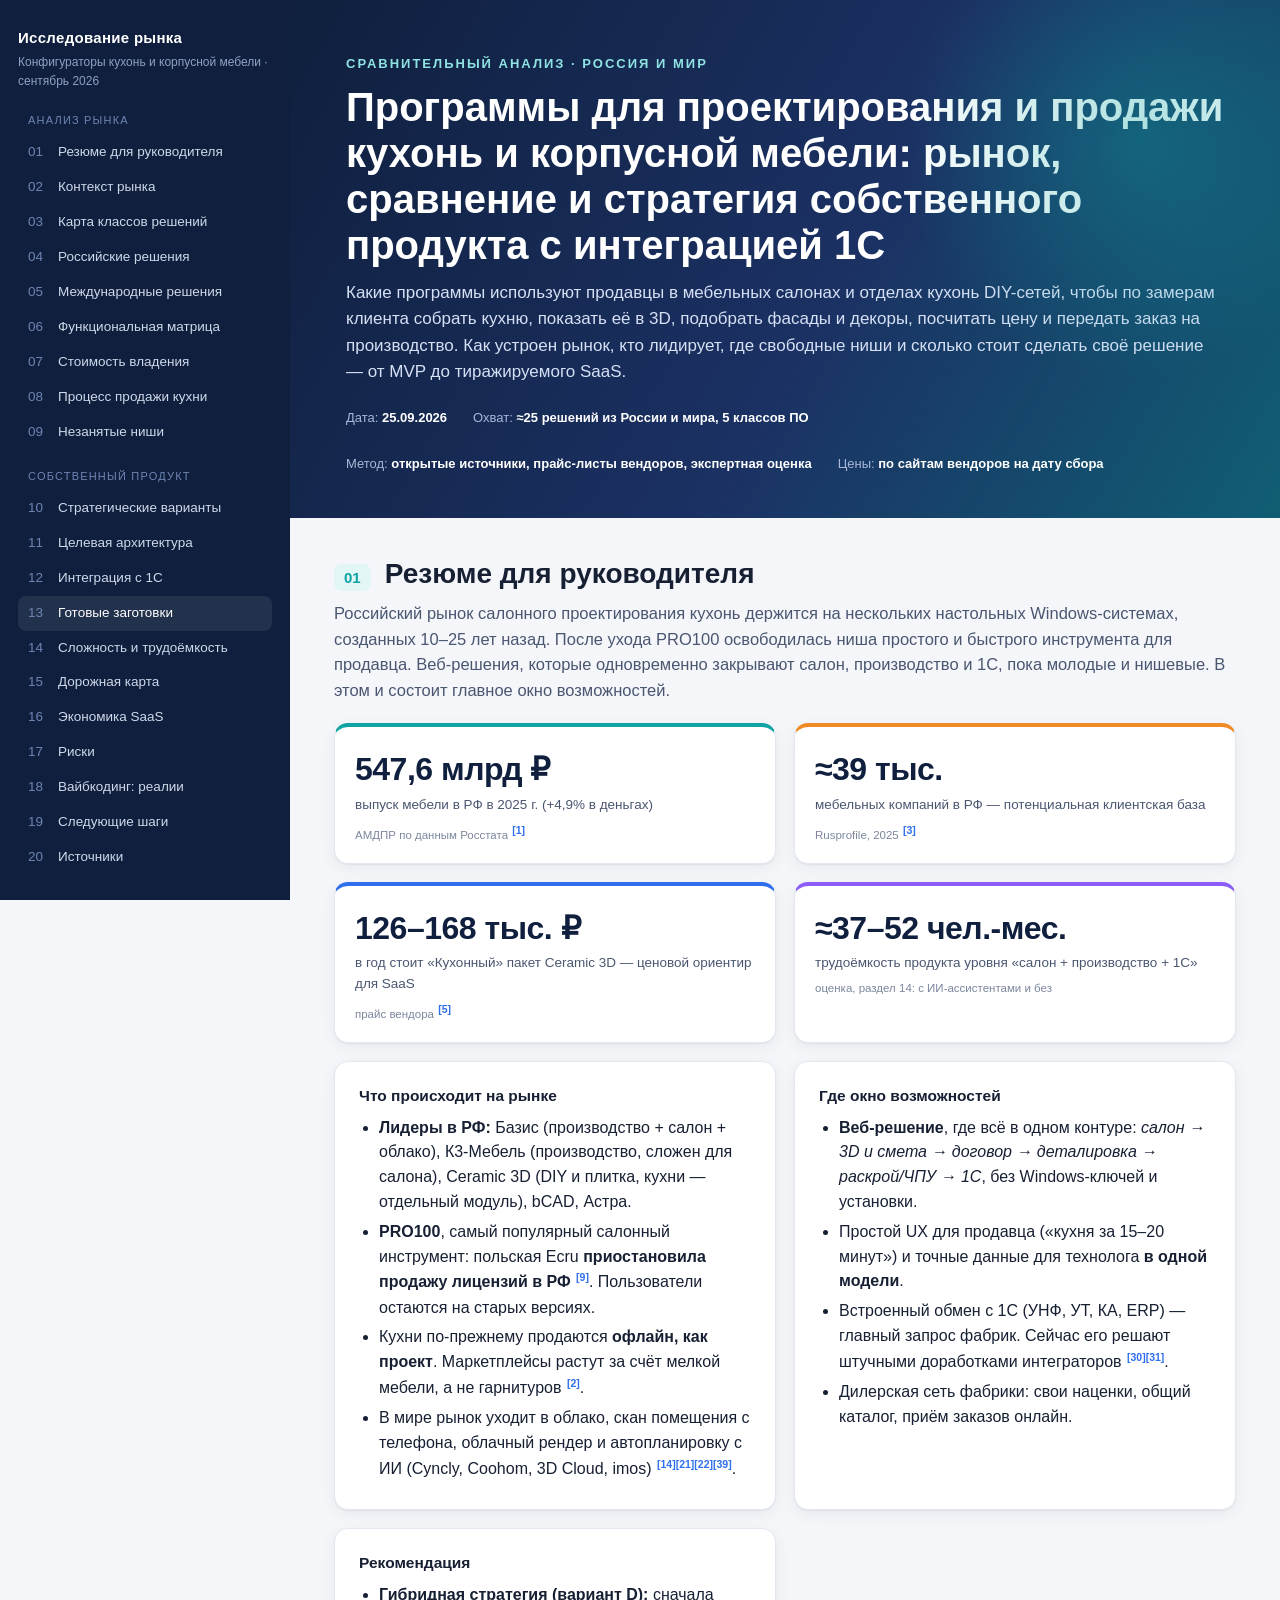
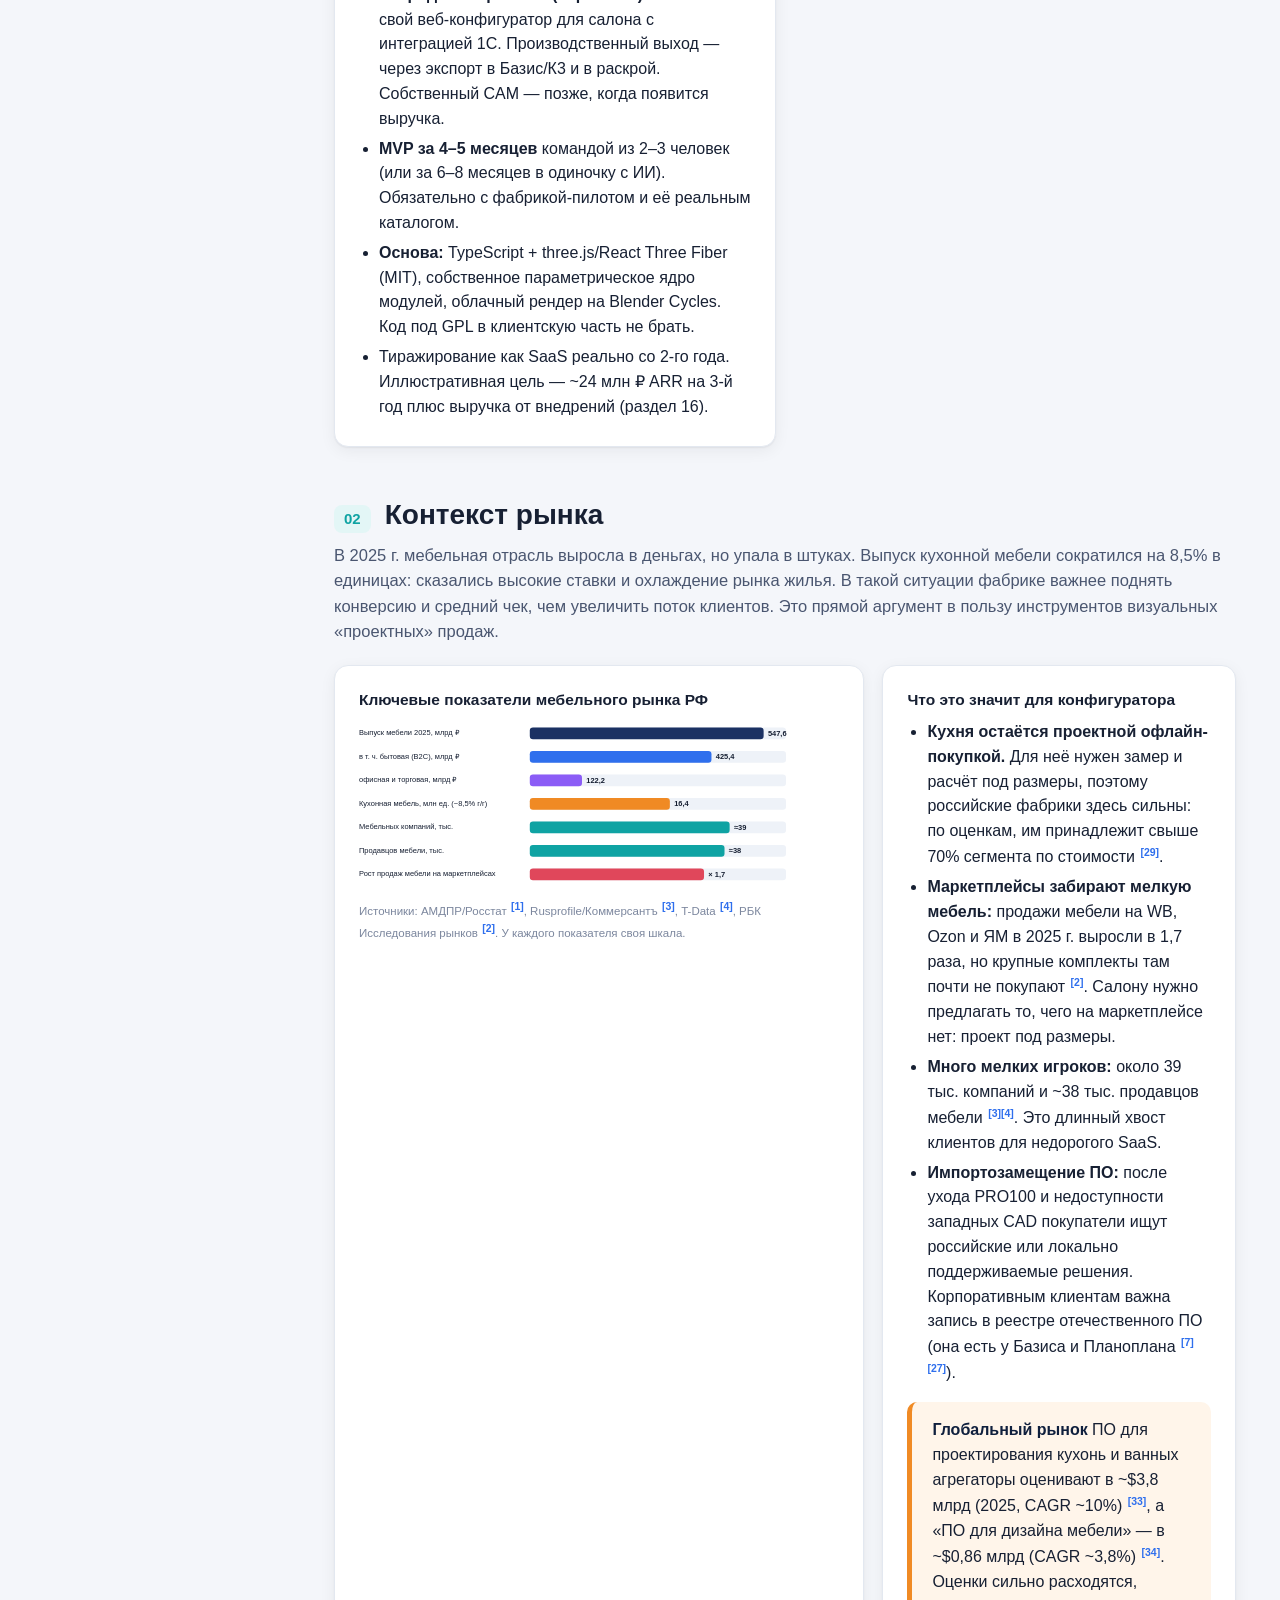
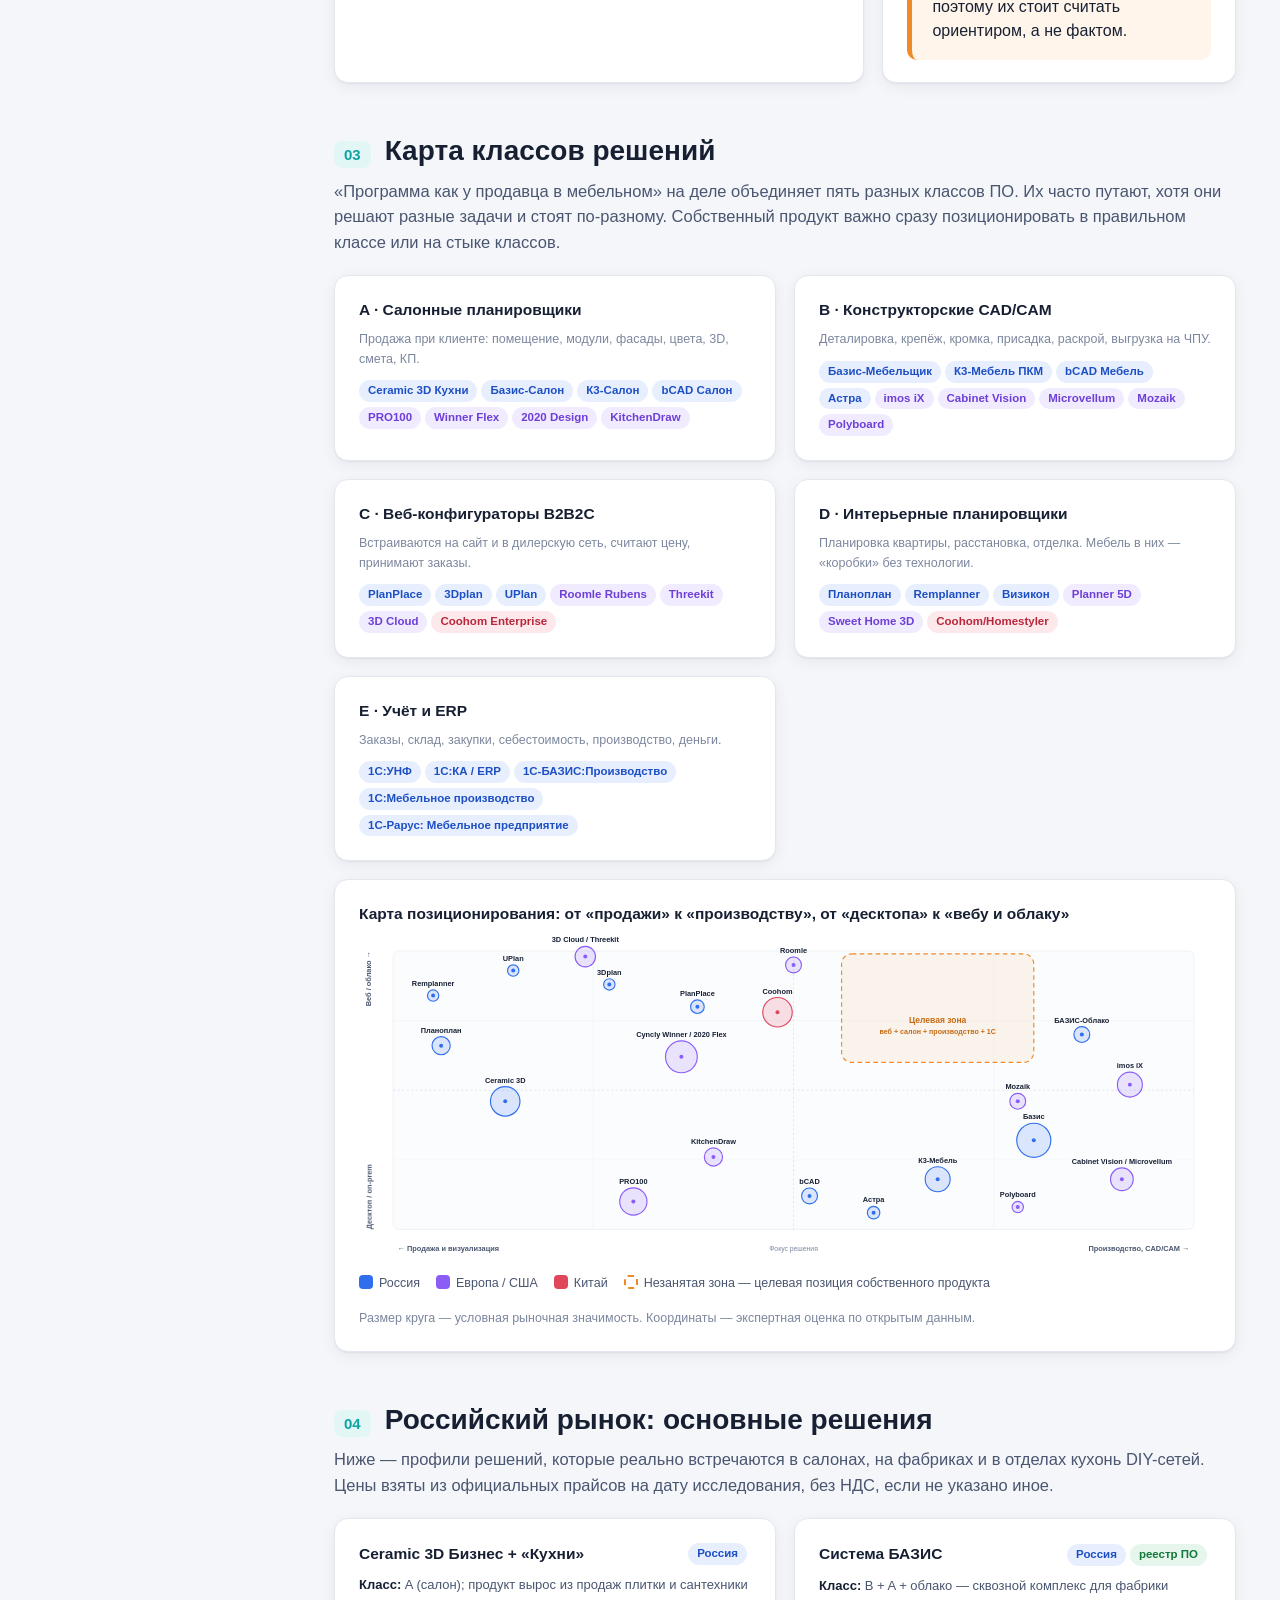
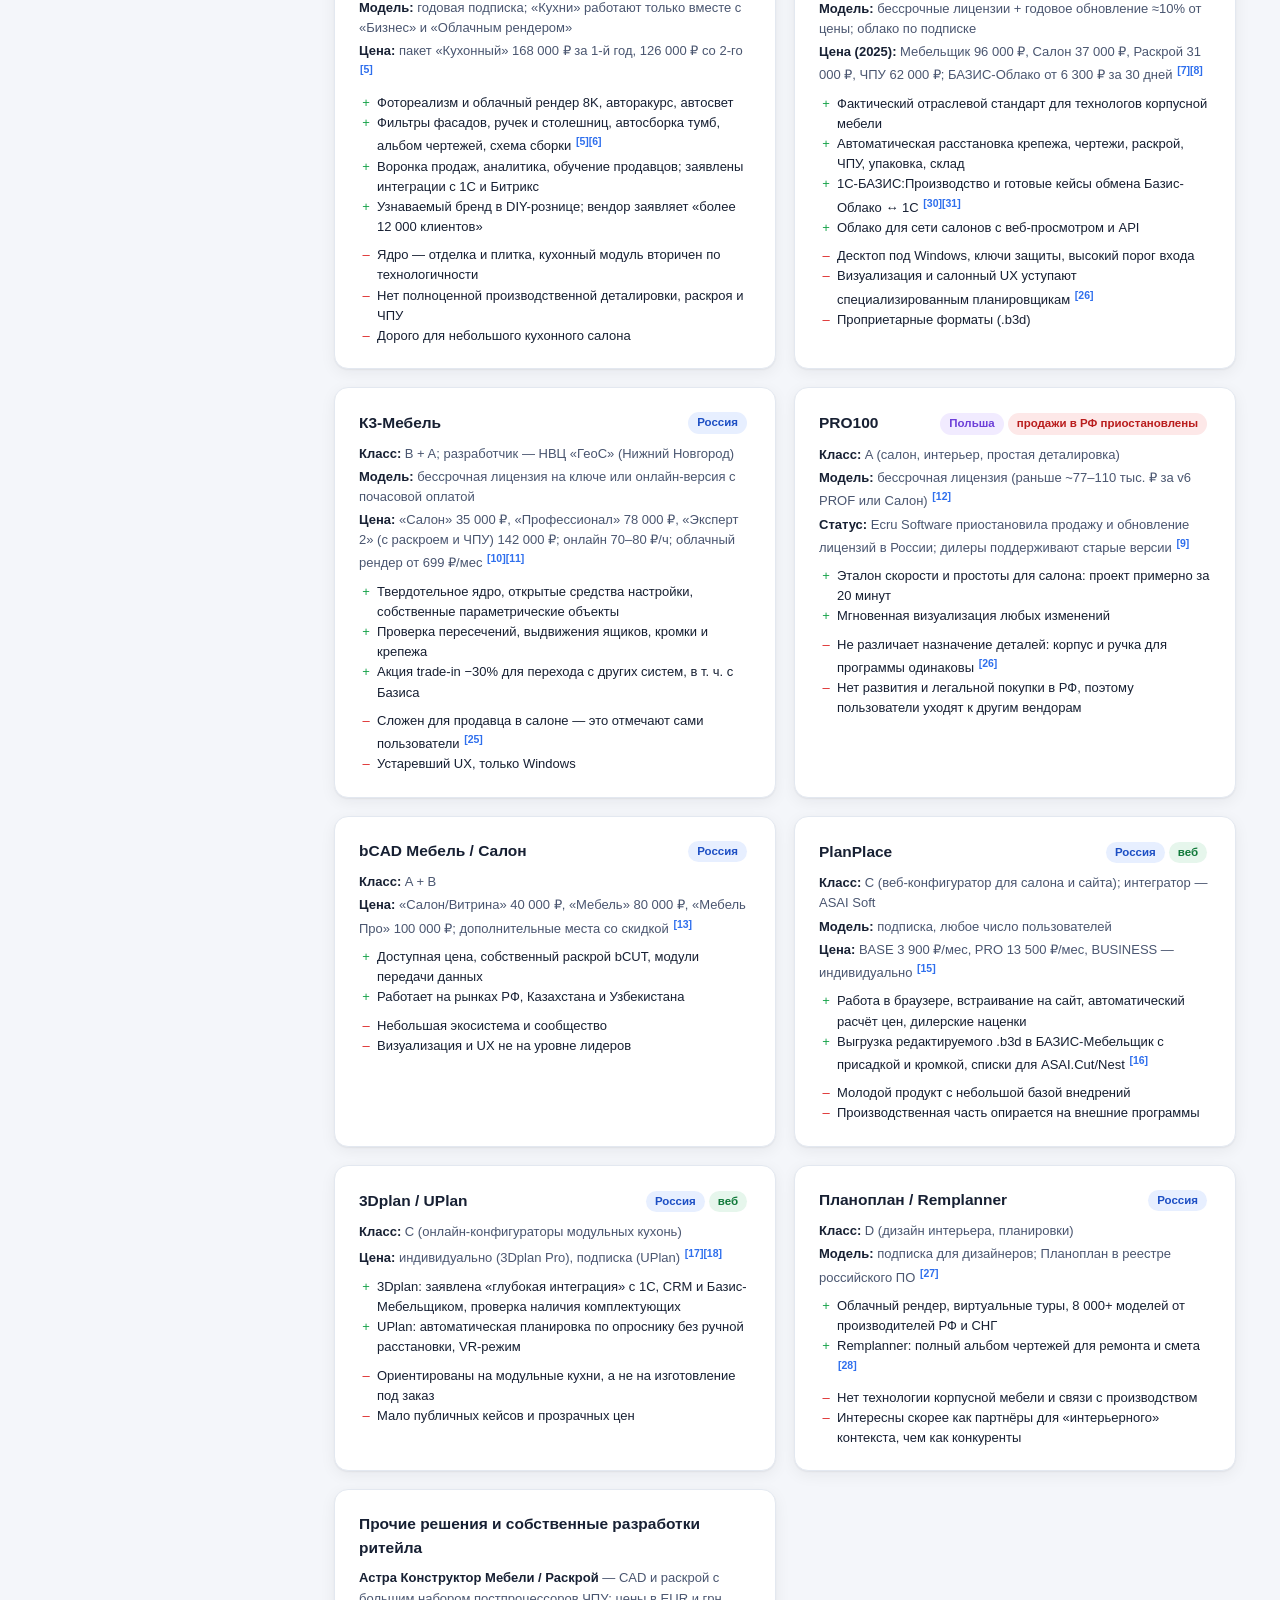
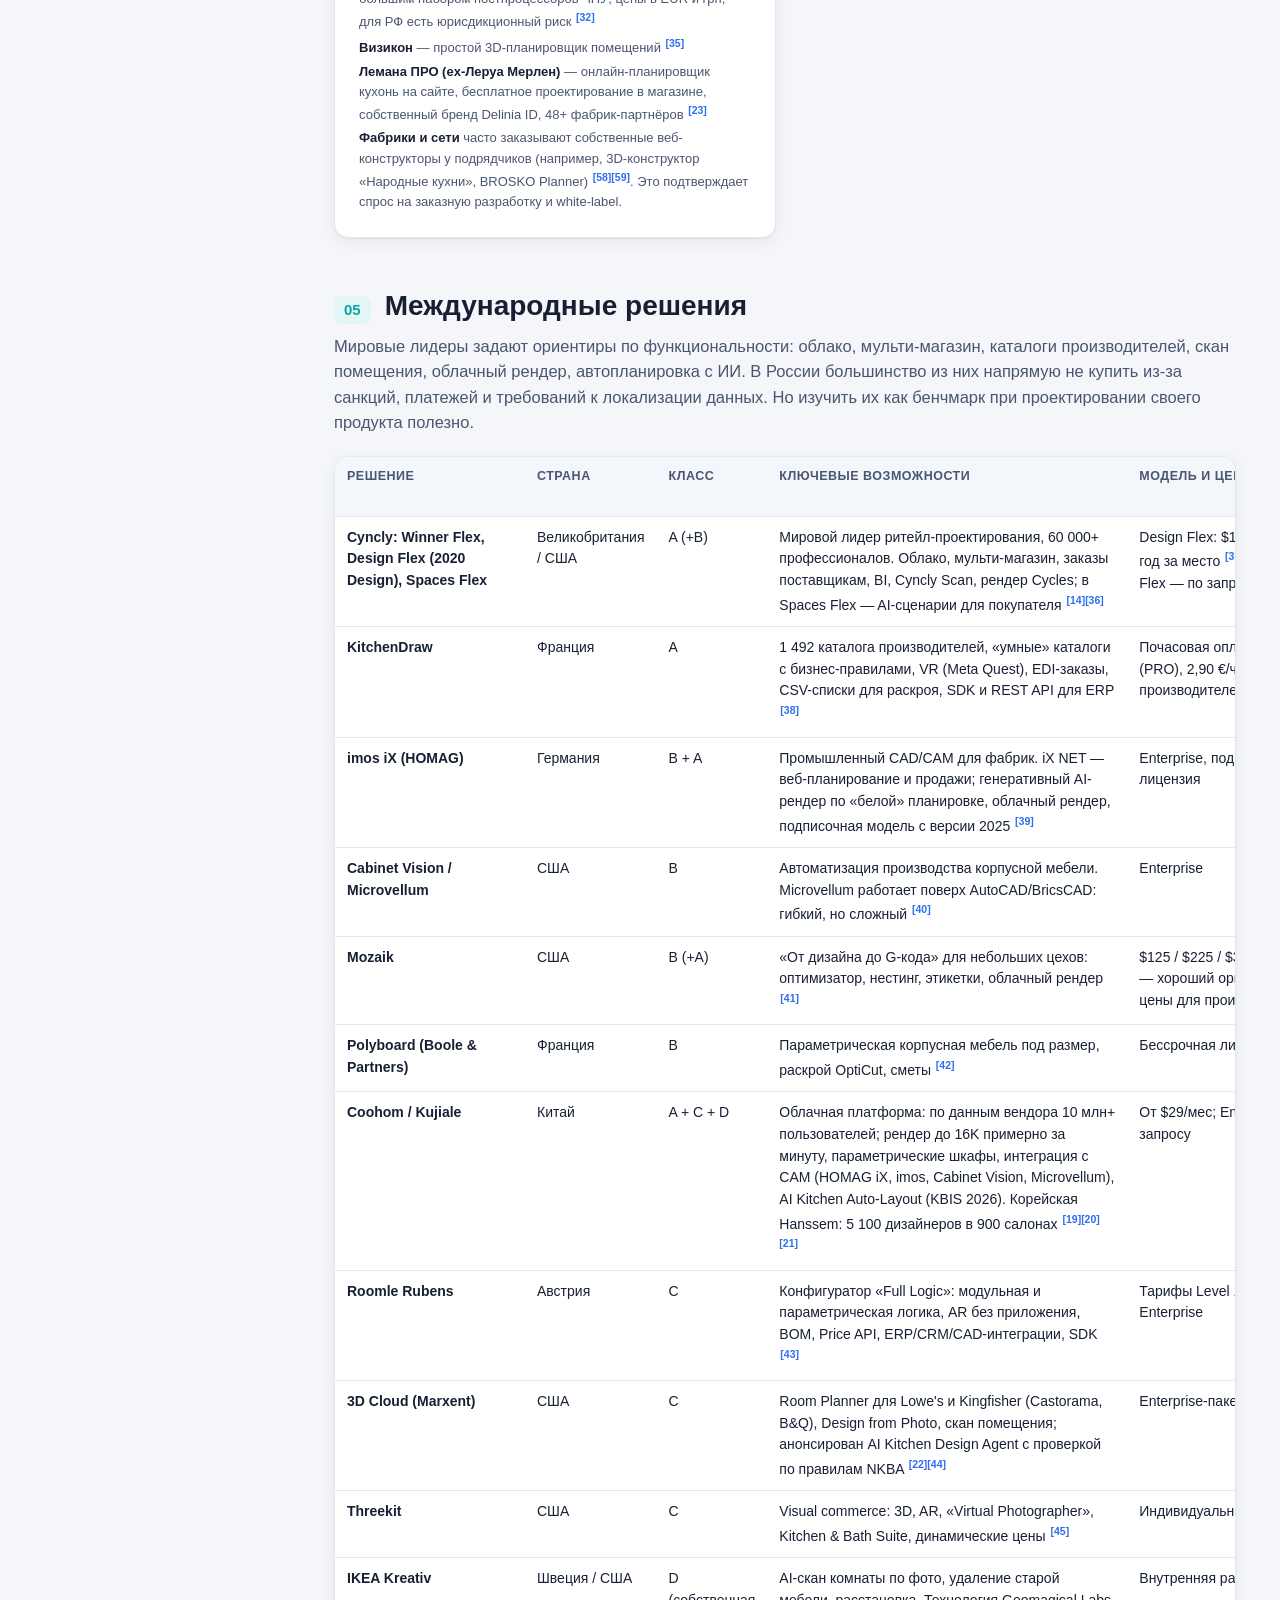
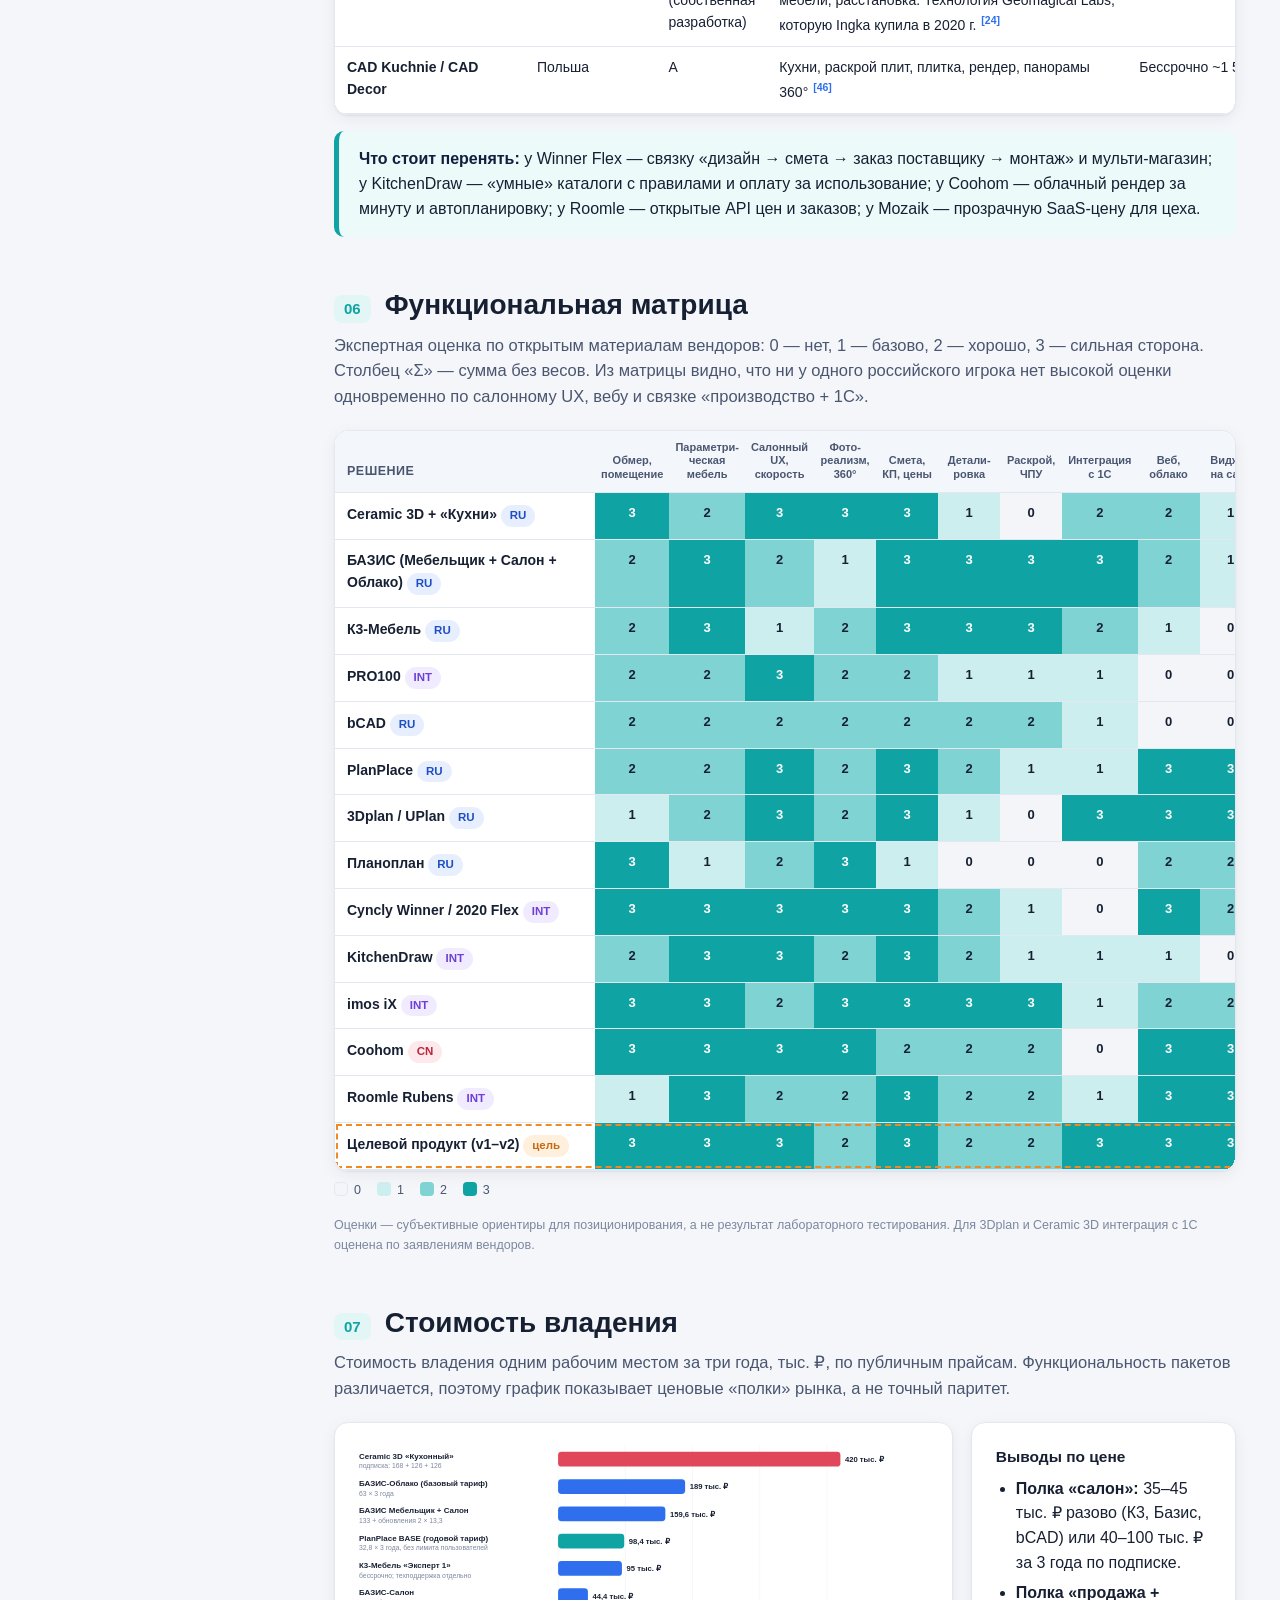
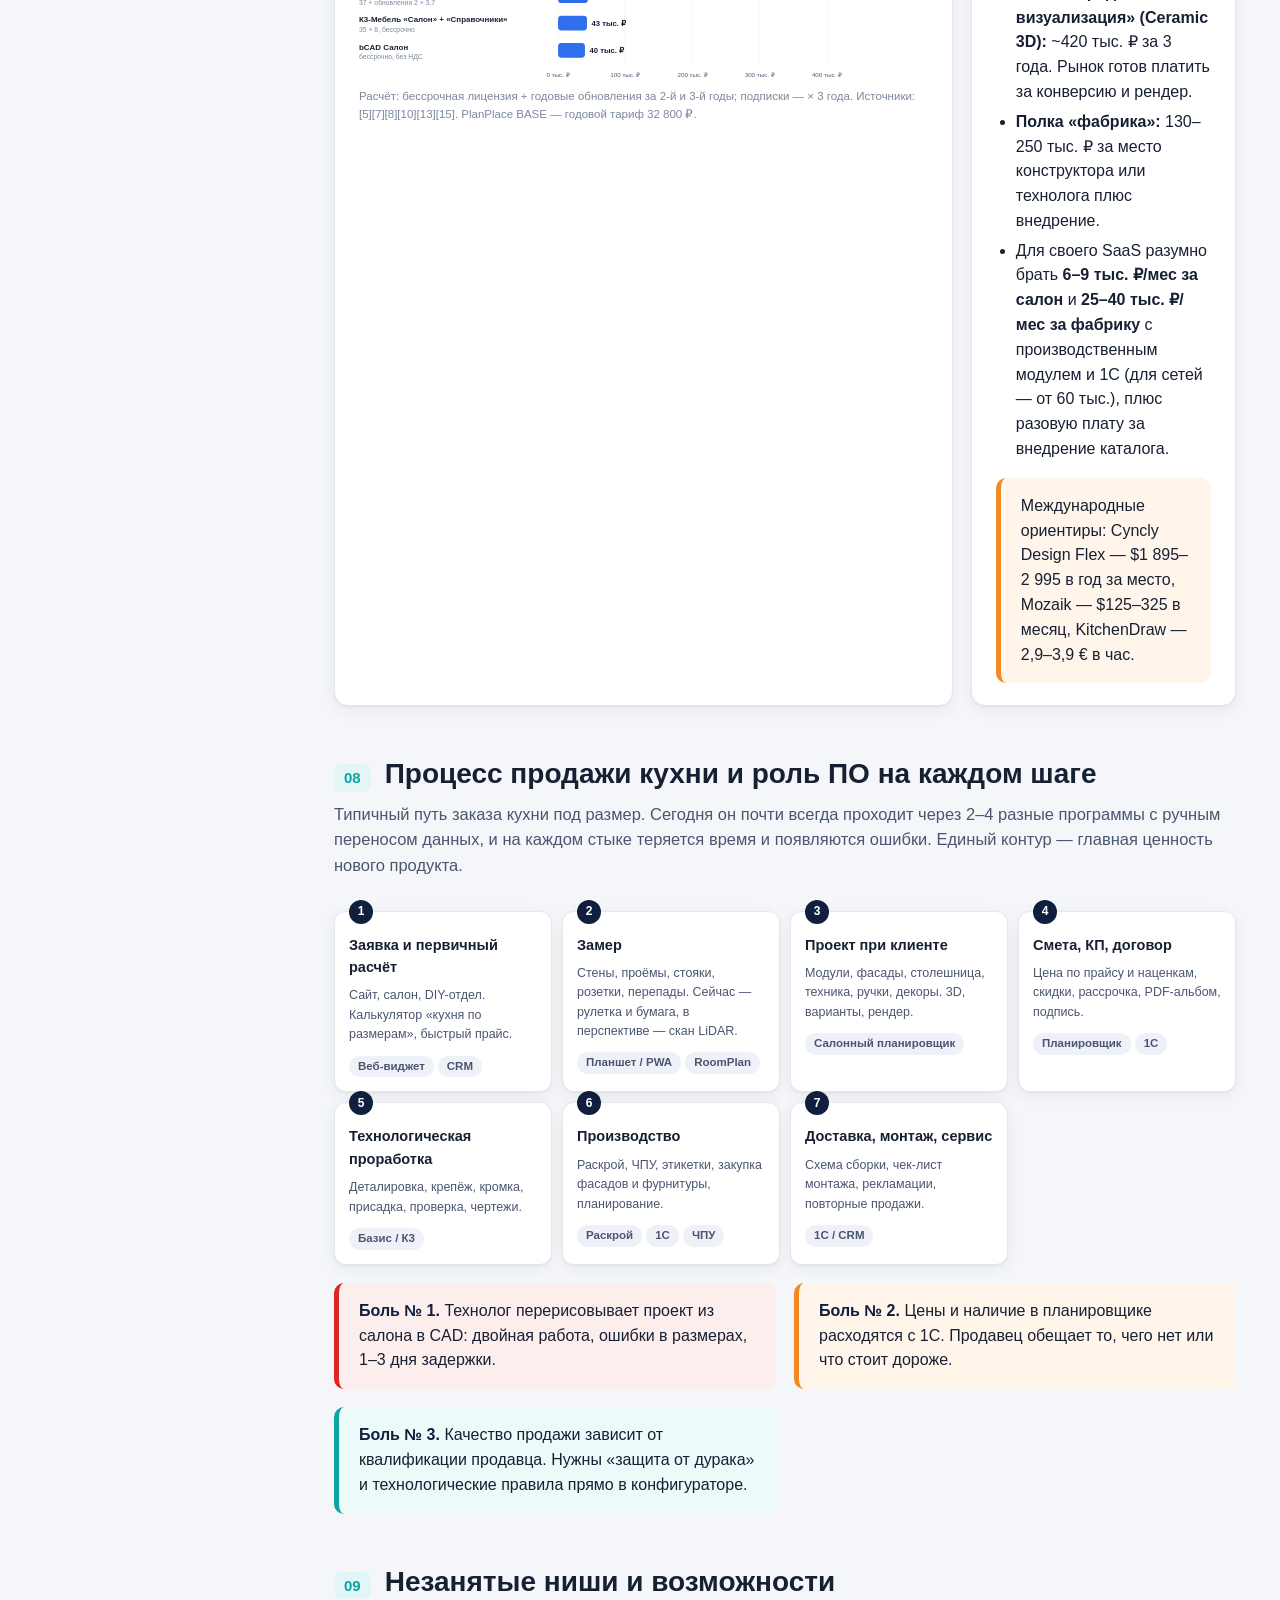
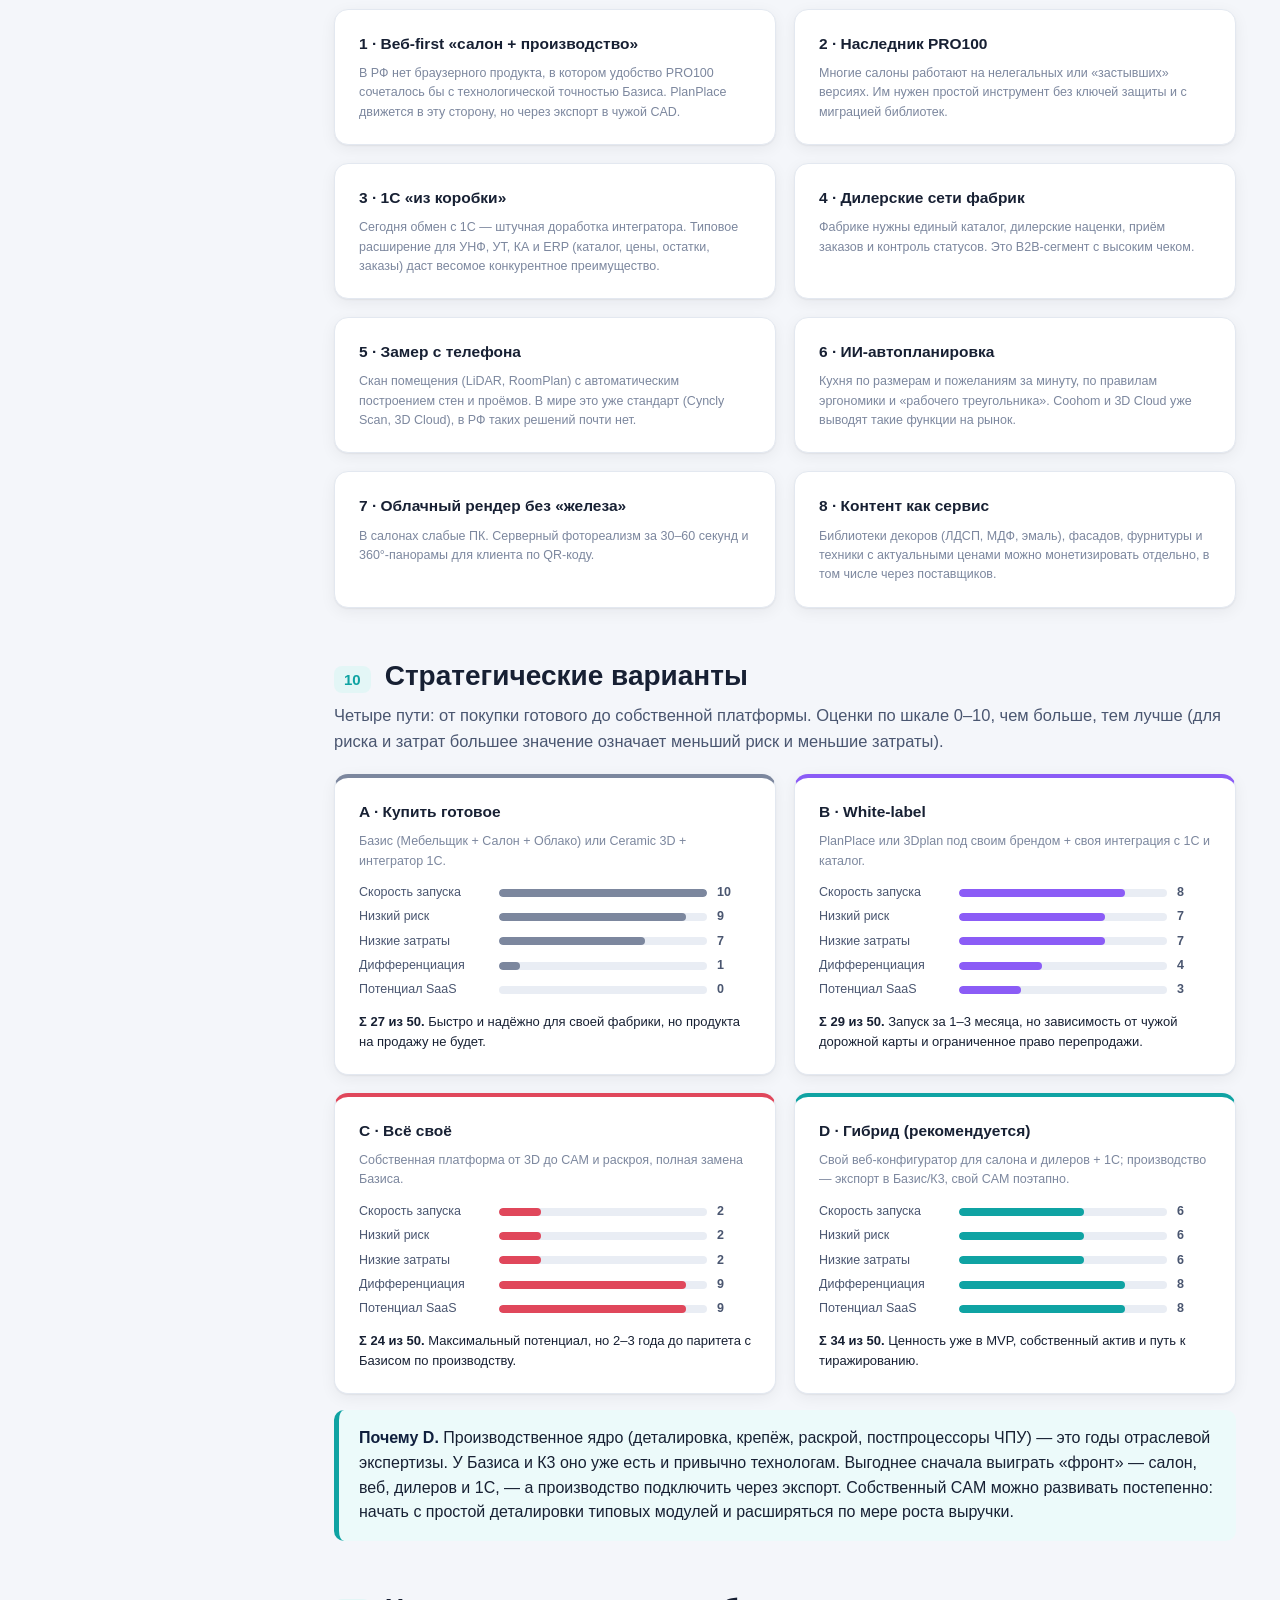
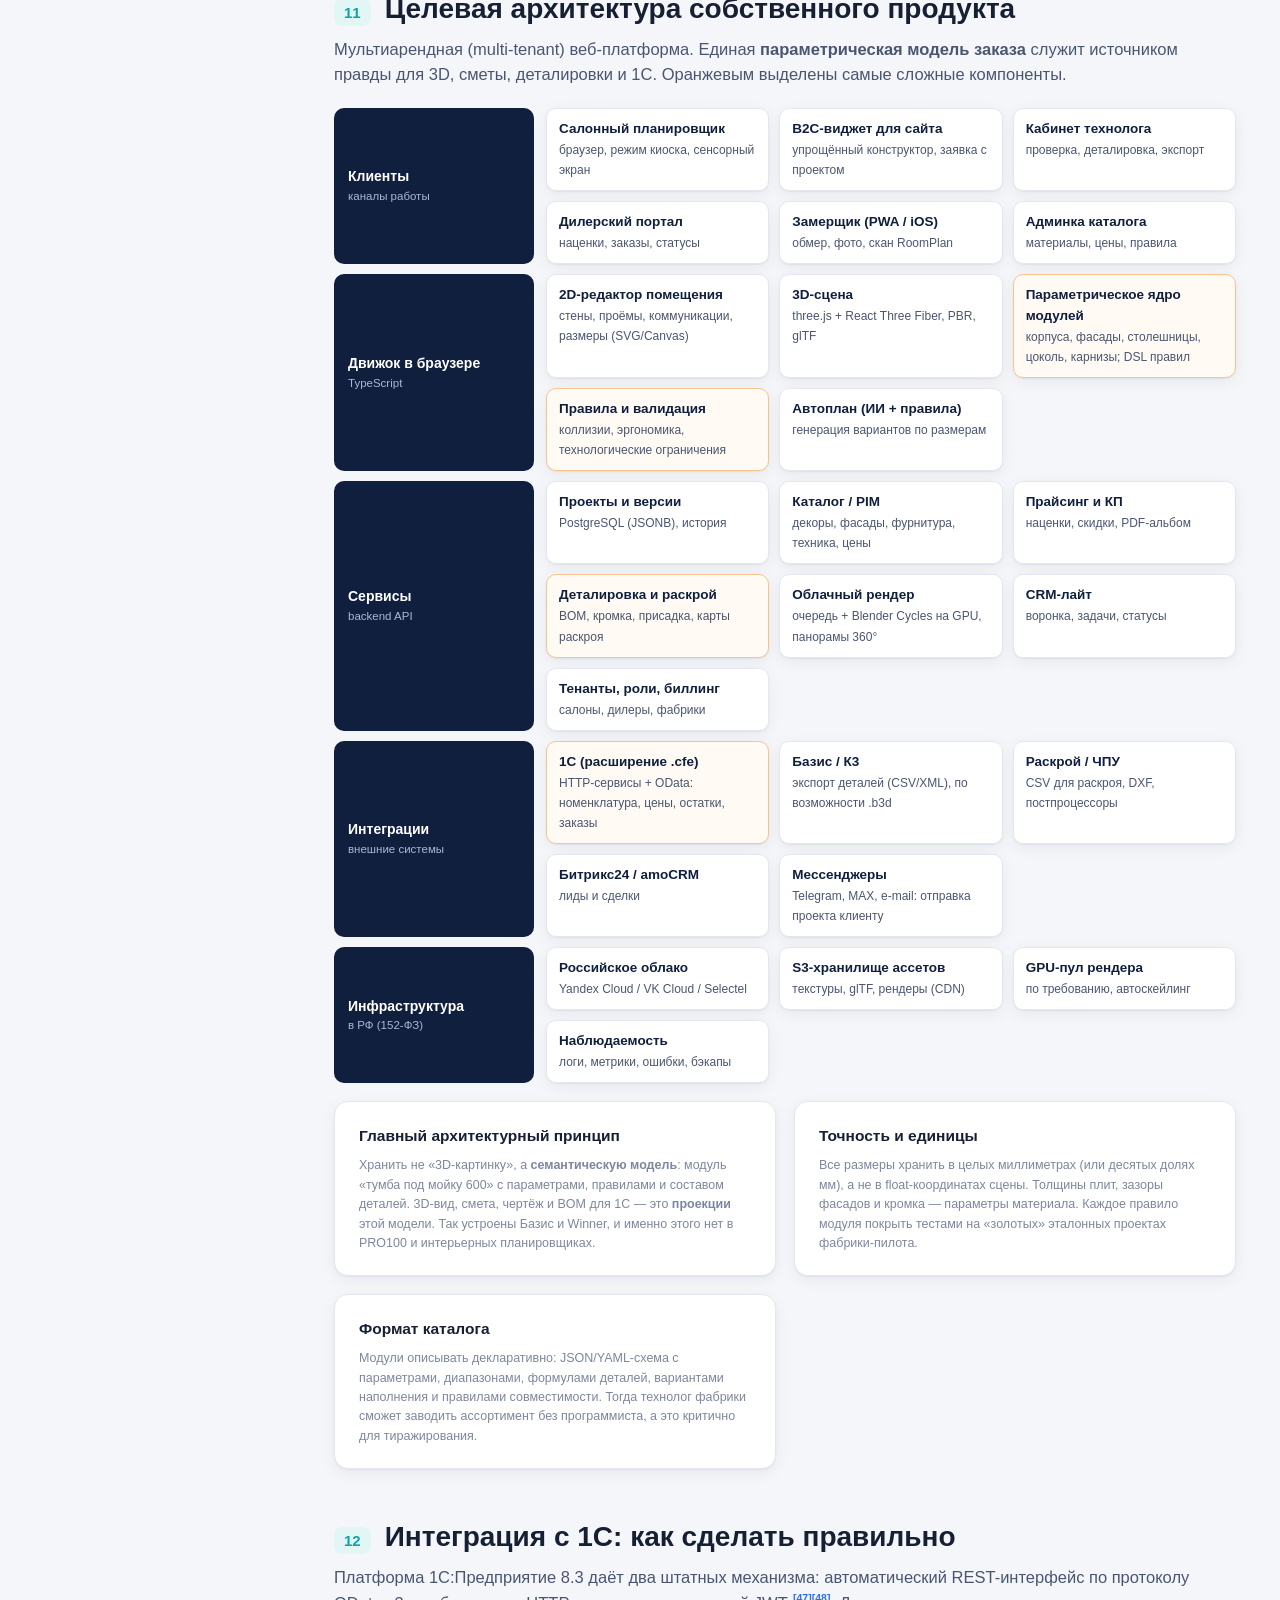
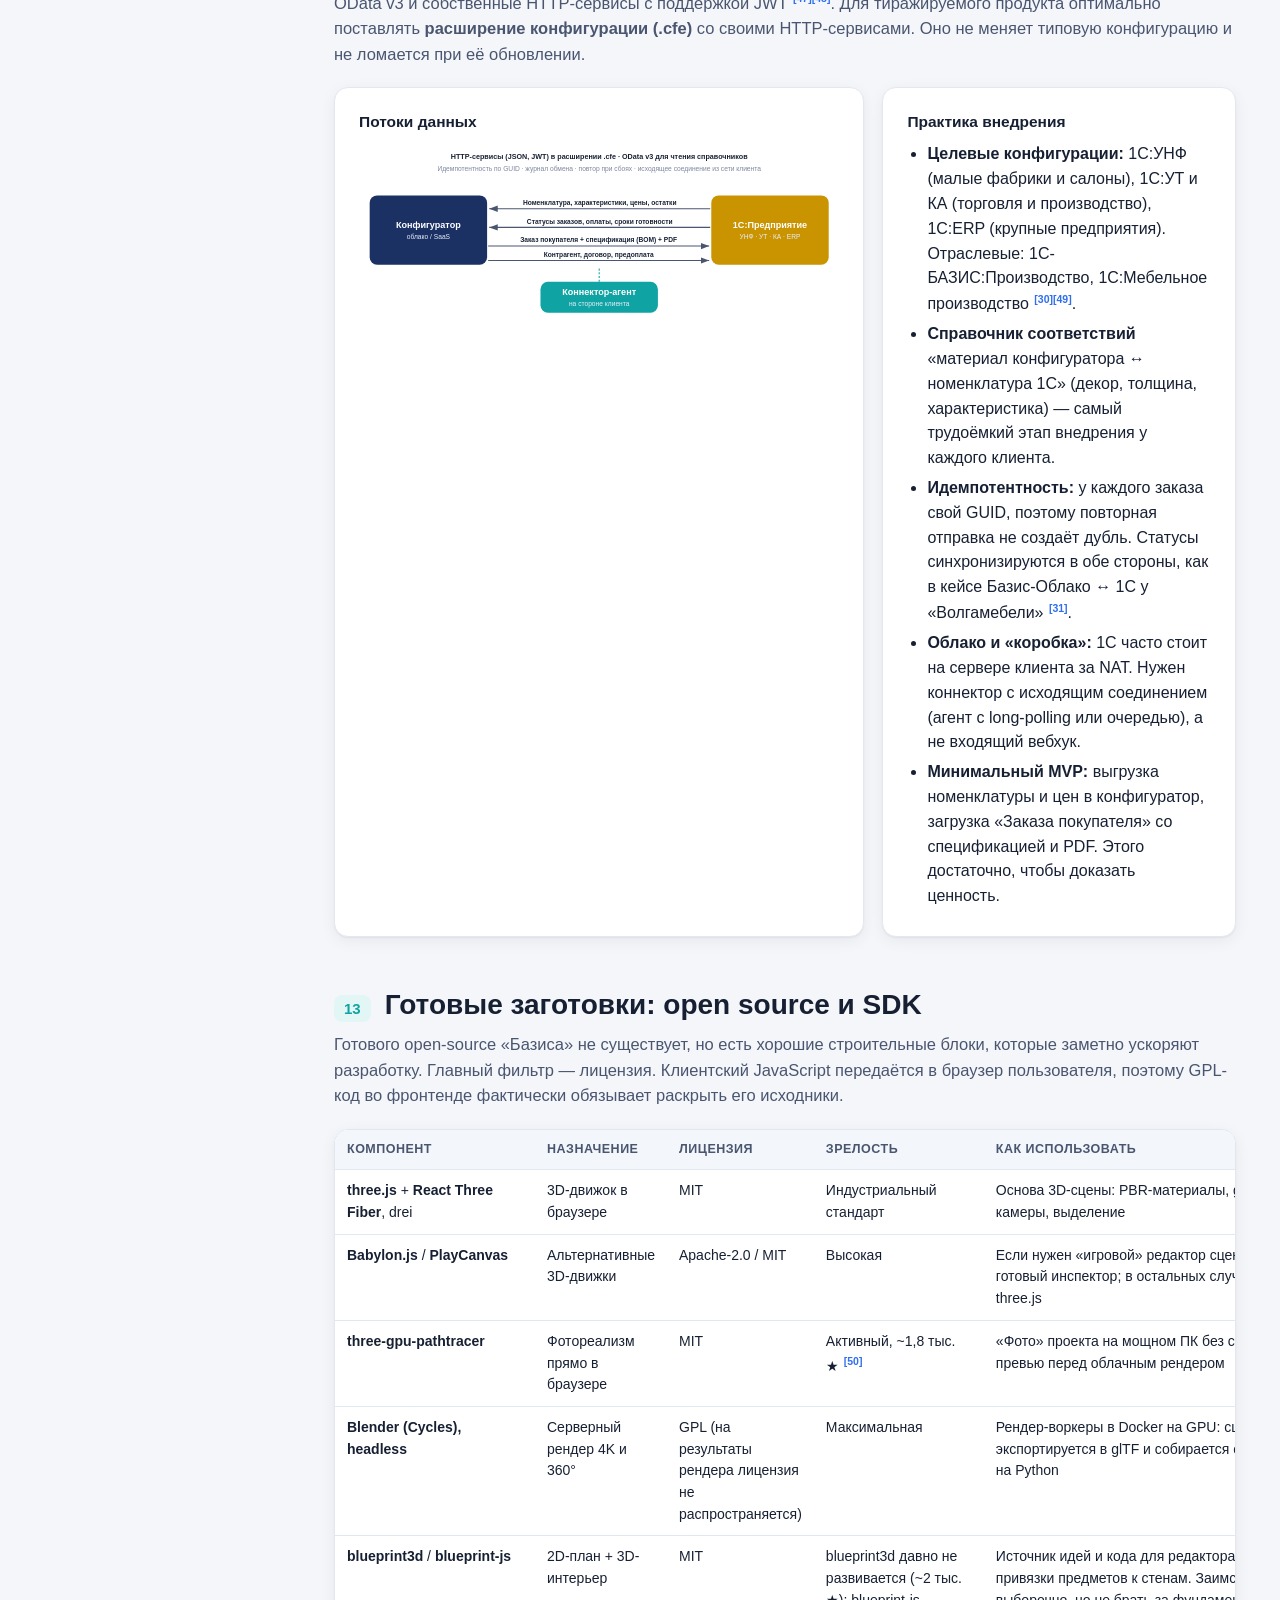
<file: report/index.html>
<!DOCTYPE html>
<html lang="ru">
<head>
<meta charset="utf-8">
<meta name="viewport" content="width=device-width, initial-scale=1">
<title>Конфигураторы кухонь и корпусной мебели: рынок, сравнение, стратегия собственного продукта</title>
<style>
:root{
  --bg:#f4f6fa; --paper:#ffffff; --ink:#172033; --ink2:#4a5670; --muted:#7c879e; --line:#e3e8f0;
  --navy:#0f1f3d; --navy2:#1b3163; --accent:#0fa3a3; --accent2:#f08a24; --ru:#2f6fed; --intl:#8b5cf6; --cn:#e0475b; --ok:#16a34a; --warn:#eab308; --bad:#dc2626;
  --radius:14px; --shadow:0 1px 2px rgba(16,24,40,.06),0 4px 16px rgba(16,24,40,.06);
}
*{box-sizing:border-box}
html{scroll-behavior:smooth}
body{margin:0;font-family:Inter,"Segoe UI",Roboto,"Helvetica Neue",Arial,sans-serif;color:var(--ink);background:var(--bg);font-size:16px;line-height:1.55}
a{color:var(--ru);text-decoration:none} a:hover{text-decoration:underline}
.layout{display:grid;grid-template-columns:290px minmax(0,1fr);min-height:100vh}
nav.toc{position:sticky;top:0;height:100vh;overflow:auto;background:var(--navy);color:#cfd8ea;padding:26px 18px 40px}
nav.toc .brand{font-weight:800;color:#fff;font-size:15px;letter-spacing:.3px;margin-bottom:4px}
nav.toc .sub{font-size:12px;color:#8fa0c4;margin-bottom:22px}
nav.toc a{display:flex;gap:10px;color:#cfd8ea;font-size:13.5px;padding:7px 10px;border-radius:8px}
nav.toc a span{color:#6f84b3;font-variant-numeric:tabular-nums;min-width:20px}
nav.toc a:hover,nav.toc a.active{background:rgba(255,255,255,.08);color:#fff;text-decoration:none}
nav.toc .grp{font-size:11px;text-transform:uppercase;letter-spacing:1.2px;color:#6f84b3;margin:18px 10px 6px}
main{padding:0 44px 80px;max-width:1760px;width:100%;margin:0 auto}
header.hero{margin:0 -44px 34px;padding:54px 56px 44px;background:linear-gradient(120deg,var(--navy) 0%,var(--navy2) 55%,#105e74 100%);color:#fff;position:relative;overflow:hidden}
header.hero:after{content:"";position:absolute;right:-120px;top:-120px;width:520px;height:520px;border-radius:50%;background:radial-gradient(circle,rgba(15,163,163,.35),transparent 65%)}
.hero .kicker{font-size:13px;letter-spacing:2px;text-transform:uppercase;color:#8fe3e3;font-weight:700}
.hero h1{font-size:40px;line-height:1.15;margin:10px 0 12px;max-width:1150px}
.hero p{max-width:1100px;color:#d6e0f5;font-size:17px;margin:0}
.hero .meta{display:flex;gap:26px;flex-wrap:wrap;margin-top:22px;font-size:13px;color:#a9b8d8}
.hero .meta b{color:#fff}
section{margin:0 0 46px;scroll-margin-top:20px}
h2{font-size:28px;margin:0 0 6px;display:flex;align-items:baseline;gap:14px}
h2 .n{font-size:15px;color:var(--accent);font-weight:800;background:#e3f6f6;border-radius:8px;padding:2px 10px}
.lead{color:var(--ink2);font-size:16.5px;margin:0 0 20px;max-width:1300px}
h3{font-size:19px;margin:22px 0 10px}
h4{font-size:15.5px;margin:0 0 8px}
.card{background:var(--paper);border:1px solid var(--line);border-radius:var(--radius);box-shadow:var(--shadow);padding:22px 24px}
.grid{display:grid;gap:18px}
.g2{grid-template-columns:repeat(2,minmax(0,1fr))} .g3{grid-template-columns:repeat(3,minmax(0,1fr))} .g4{grid-template-columns:repeat(4,minmax(0,1fr))} .g5{grid-template-columns:repeat(5,minmax(0,1fr))}
.g-73{grid-template-columns:minmax(0,7fr) minmax(0,3fr)} .g-64{grid-template-columns:minmax(0,6fr) minmax(0,4fr)}
@media (max-width:1400px){.g4,.g5{grid-template-columns:repeat(2,minmax(0,1fr))}.g3{grid-template-columns:repeat(2,minmax(0,1fr))}}
@media (max-width:1100px){.layout{grid-template-columns:1fr}nav.toc{display:none}.g2,.g3,.g4,.g5,.g-73,.g-64{grid-template-columns:1fr}main{padding:0 18px 60px}header.hero{margin:0 -18px 26px;padding:36px 22px}}
.kpi{padding:18px 20px}
.kpi .v{font-size:32px;font-weight:800;letter-spacing:-.5px;color:var(--navy)}
.kpi .l{font-size:13.5px;color:var(--ink2)}
.kpi .s{font-size:11.5px;color:var(--muted);margin-top:6px}
.kpi.acc{border-top:4px solid var(--accent)} .kpi.or{border-top:4px solid var(--accent2)} .kpi.bl{border-top:4px solid var(--ru)} .kpi.vi{border-top:4px solid var(--intl)}
.callout{border-left:5px solid var(--accent);background:#ecfafa;border-radius:10px;padding:16px 20px;margin:16px 0}
.callout.warn{border-color:var(--accent2);background:#fff5ea}
.callout.red{border-color:var(--bad);background:#fdeeee}
.callout b{color:var(--navy)}
ul.tight,ol.tight{margin:6px 0 0;padding-left:20px} ul.tight li,ol.tight li{margin:5px 0}
.pill{display:inline-block;font-size:11.5px;font-weight:700;padding:2px 9px;border-radius:999px;background:#eef2f8;color:var(--ink2);margin:2px 4px 2px 0;white-space:nowrap}
.pill.ru{background:#e7efff;color:#1d4fc4}.pill.in{background:#f1ebff;color:#6d3fd8}.pill.cn{background:#fde8eb;color:#b8283b}
.pill.ok{background:#e6f6ec;color:#11793a}.pill.wr{background:#fff4d6;color:#8a6300}.pill.no{background:#fde8e8;color:#b91c1c}
table{border-collapse:collapse;width:100%;font-size:14px}
th,td{padding:10px 12px;border-bottom:1px solid var(--line);vertical-align:top;text-align:left}
th{background:#f3f6fb;font-size:12.5px;text-transform:uppercase;letter-spacing:.5px;color:var(--ink2)}
tr:hover td{background:#fafcff}
.tblwrap{overflow:auto;border:1px solid var(--line);border-radius:var(--radius);background:#fff;box-shadow:var(--shadow)}
td.num,th.num{text-align:right;font-variant-numeric:tabular-nums;white-space:nowrap}
.small{font-size:12.5px;color:var(--muted)}
sup.c{font-size:10.5px;color:var(--ru);font-weight:700;margin-left:1px}
.heat td.h{text-align:center;font-weight:700;font-size:13px;min-width:62px}
.heat th.hd{font-size:11px;text-transform:none;letter-spacing:0;text-align:center;vertical-align:bottom;line-height:1.25;padding:10px 6px;min-width:62px}
.heat tr:hover td.h{filter:brightness(.96)}
.legend{display:flex;gap:16px;flex-wrap:wrap;font-size:12.5px;color:var(--ink2);margin-top:10px;align-items:center}
.legend i{display:inline-block;width:14px;height:14px;border-radius:4px;margin-right:6px;vertical-align:-2px}
.flow{display:grid;grid-template-columns:repeat(7,minmax(0,1fr));gap:10px;counter-reset:st;padding-top:12px}
.flow .st{position:relative;background:#fff;border:1px solid var(--line);border-radius:12px;padding:16px 14px 12px;box-shadow:var(--shadow)}
.flow .st:before{counter-increment:st;content:counter(st);position:absolute;top:-12px;left:14px;background:var(--navy);color:#fff;font-weight:800;font-size:12px;border-radius:999px;width:24px;height:24px;display:grid;place-items:center}
.flow .st h4{margin-top:6px;font-size:14.5px}
.flow .st p{margin:0;font-size:12.5px;color:var(--ink2)}
.flow .tools{margin-top:8px}
@media (max-width:1400px){.flow{grid-template-columns:repeat(4,minmax(0,1fr))}}
.bar{height:8px;border-radius:99px;background:#e9edf4;overflow:hidden;margin:4px 0 10px}
.bar i{display:block;height:100%;border-radius:99px}
.scoreRow{display:grid;grid-template-columns:130px 1fr 34px;gap:10px;align-items:center;font-size:12.5px;color:var(--ink2);margin:5px 0}
.arch{display:grid;gap:10px}
.arch .layer{display:grid;grid-template-columns:200px 1fr;gap:12px;align-items:stretch}
.arch .lname{background:var(--navy);color:#fff;border-radius:10px;padding:12px 14px;font-weight:700;font-size:14px;display:flex;flex-direction:column;justify-content:center}
.arch .lname small{font-weight:400;color:#a9b8d8;font-size:11.5px}
.arch .boxes{display:grid;grid-template-columns:repeat(auto-fit,minmax(170px,1fr));gap:10px}
.arch .bx{background:#fff;border:1px solid var(--line);border-radius:10px;padding:10px 12px;font-size:13px;box-shadow:var(--shadow)}
.arch .bx b{display:block;font-size:13.5px;color:var(--navy)}
.arch .bx span{color:var(--ink2);font-size:12px}
.arch .bx.hot{border-color:#f5c48f;background:#fffaf3}
.funnel .lvl{margin:0 auto 8px;color:#fff;border-radius:10px;padding:12px 16px;display:flex;justify-content:space-between;gap:10px;font-size:13.5px}
.funnel .lvl b{font-size:17px;white-space:nowrap}
svg text{font-family:inherit}
.chart{width:100%;height:auto;overflow:visible;display:block}
.tag-src{font-size:11.5px;color:var(--muted);margin-top:8px}
.prod h4{display:flex;align-items:center;justify-content:space-between;gap:8px;flex-wrap:wrap}
.prod .row{font-size:13px;color:var(--ink2);margin:3px 0}
.prod .row b{color:var(--ink)}
.prod .pros,.prod .cons{font-size:13px;margin:8px 0 0;padding-left:18px}
.prod .pros li::marker{color:var(--ok);content:"+  "} .prod .cons li::marker{color:var(--bad);content:"–  "}
.foot{color:var(--muted);font-size:12.5px;border-top:1px solid var(--line);padding-top:18px;margin-top:40px}
ol.src{font-size:13px;columns:2;column-gap:40px} ol.src li{margin:0 0 6px;break-inside:avoid}
@media print{nav.toc{display:none}.layout{grid-template-columns:1fr}header.hero{margin:0}section{break-inside:avoid-page}}

</style>
</head>
<body>
<div class="layout">
<nav class="toc" id="toc">
  <div class="brand">Исследование рынка</div>
  <div class="sub">Конфигураторы кухонь и корпусной мебели · сентябрь 2026</div>
  <div class="grp">Анализ рынка</div>
  <a href="#summary"><span>01</span>Резюме для руководителя</a>
  <a href="#market"><span>02</span>Контекст рынка</a>
  <a href="#landscape"><span>03</span>Карта классов решений</a>
  <a href="#russia"><span>04</span>Российские решения</a>
  <a href="#intl"><span>05</span>Международные решения</a>
  <a href="#matrix"><span>06</span>Функциональная матрица</a>
  <a href="#prices"><span>07</span>Стоимость владения</a>
  <a href="#journey"><span>08</span>Процесс продажи кухни</a>
  <a href="#gaps"><span>09</span>Незанятые ниши</a>
  <div class="grp">Собственный продукт</div>
  <a href="#options"><span>10</span>Стратегические варианты</a>
  <a href="#arch"><span>11</span>Целевая архитектура</a>
  <a href="#onec"><span>12</span>Интеграция с 1С</a>
  <a href="#oss"><span>13</span>Готовые заготовки</a>
  <a href="#effort"><span>14</span>Сложность и трудоёмкость</a>
  <a href="#roadmap"><span>15</span>Дорожная карта</a>
  <a href="#economics"><span>16</span>Экономика SaaS</a>
  <a href="#risks"><span>17</span>Риски</a>
  <a href="#vibe"><span>18</span>Вайбкодинг: реалии</a>
  <a href="#next"><span>19</span>Следующие шаги</a>
  <a href="#sources"><span>20</span>Источники</a>
</nav>

<main>
<header class="hero">
  <div class="kicker">Сравнительный анализ · Россия и мир</div>
  <h1>Программы для проектирования и продажи кухонь и корпусной мебели: рынок, сравнение и стратегия собственного продукта с интеграцией 1С</h1>
  <p>Какие программы используют продавцы в мебельных салонах и отделах кухонь DIY-сетей, чтобы по замерам клиента собрать кухню, показать её в 3D, подобрать фасады и декоры, посчитать цену и передать заказ на производство. Как устроен рынок, кто лидирует, где свободные ниши и сколько стоит сделать своё решение — от MVP до тиражируемого SaaS.</p>
  <div class="meta">
    <div>Дата: <b>25.09.2026</b></div>
    <div>Охват: <b>≈25 решений из России и мира, 5 классов ПО</b></div>
    <div>Метод: <b>открытые источники, прайс-листы вендоров, экспертная оценка</b></div>
    <div>Цены: <b>по сайтам вендоров на дату сбора</b></div>
  </div>
</header>

<section id="summary">
  <h2><span class="n">01</span>Резюме для руководителя</h2>
  <p class="lead">Российский рынок салонного проектирования кухонь держится на нескольких настольных Windows-системах, созданных 10–25 лет назад. После ухода PRO100 освободилась ниша простого и быстрого инструмента для продавца. Веб-решения, которые одновременно закрывают салон, производство и 1С, пока молодые и нишевые. В этом и состоит главное окно возможностей.</p>
  <div class="grid g4">
    <div class="card kpi acc"><div class="v">547,6 млрд ₽</div><div class="l">выпуск мебели в РФ в 2025 г. (+4,9% в деньгах)</div><div class="s">АМДПР по данным Росстата <sup class="c">[1]</sup></div></div>
    <div class="card kpi or"><div class="v">≈39 тыс.</div><div class="l">мебельных компаний в РФ — потенциальная клиентская база</div><div class="s">Rusprofile, 2025 <sup class="c">[3]</sup></div></div>
    <div class="card kpi bl"><div class="v">126–168 тыс. ₽</div><div class="l">в год стоит «Кухонный» пакет Ceramic 3D — ценовой ориентир для SaaS</div><div class="s">прайс вендора <sup class="c">[5]</sup></div></div>
    <div class="card kpi vi"><div class="v">≈37–52 чел.-мес.</div><div class="l">трудоёмкость продукта уровня «салон + производство + 1С»</div><div class="s">оценка, раздел 14: с ИИ-ассистентами и без</div></div>
  </div>
  <div class="grid g3" style="margin-top:18px">
    <div class="card">
      <h4>Что происходит на рынке</h4>
      <ul class="tight">
        <li><b>Лидеры в РФ:</b> Базис (производство + салон + облако), К3-Мебель (производство, сложен для салона), Ceramic 3D (DIY и плитка, кухни — отдельный модуль), bCAD, Астра.</li>
        <li><b>PRO100</b>, самый популярный салонный инструмент: польская Ecru <b>приостановила продажу лицензий в РФ</b> <sup class="c">[9]</sup>. Пользователи остаются на старых версиях.</li>
        <li>Кухни по-прежнему продаются <b>офлайн, как проект</b>. Маркетплейсы растут за счёт мелкой мебели, а не гарнитуров <sup class="c">[2]</sup>.</li>
        <li>В мире рынок уходит в облако, скан помещения с телефона, облачный рендер и автопланировку с ИИ (Cyncly, Coohom, 3D Cloud, imos) <sup class="c">[14][21][22][39]</sup>.</li>
      </ul>
    </div>
    <div class="card">
      <h4>Где окно возможностей</h4>
      <ul class="tight">
        <li><b>Веб-решение</b>, где всё в одном контуре: <i>салон → 3D и смета → договор → деталировка → раскрой/ЧПУ → 1С</i>, без Windows-ключей и установки.</li>
        <li>Простой UX для продавца («кухня за 15–20 минут») и точные данные для технолога <b>в одной модели</b>.</li>
        <li>Встроенный обмен с 1С (УНФ, УТ, КА, ERP) — главный запрос фабрик. Сейчас его решают штучными доработками интеграторов <sup class="c">[30][31]</sup>.</li>
        <li>Дилерская сеть фабрики: свои наценки, общий каталог, приём заказов онлайн.</li>
      </ul>
    </div>
    <div class="card">
      <h4>Рекомендация</h4>
      <ul class="tight">
        <li><b>Гибридная стратегия (вариант D):</b> сначала свой веб-конфигуратор для салона с интеграцией 1С. Производственный выход — через экспорт в Базис/К3 и в раскрой. Собственный CAM — позже, когда появится выручка.</li>
        <li><b>MVP за 4–5 месяцев</b> командой из 2–3 человек (или за 6–8 месяцев в одиночку с ИИ). Обязательно с фабрикой-пилотом и её реальным каталогом.</li>
        <li><b>Основа:</b> TypeScript + three.js/React Three Fiber (MIT), собственное параметрическое ядро модулей, облачный рендер на Blender Cycles. Код под GPL в клиентскую часть не брать.</li>
        <li>Тиражирование как SaaS реально со 2-го года. Иллюстративная цель — ~24 млн ₽ ARR на 3-й год плюс выручка от внедрений (раздел 16).</li>
      </ul>
    </div>
  </div>
</section>

<section id="market">
  <h2><span class="n">02</span>Контекст рынка</h2>
  <p class="lead">В 2025 г. мебельная отрасль выросла в деньгах, но упала в штуках. Выпуск кухонной мебели сократился на 8,5% в единицах: сказались высокие ставки и охлаждение рынка жилья. В такой ситуации фабрике важнее поднять конверсию и средний чек, чем увеличить поток клиентов. Это прямой аргумент в пользу инструментов визуальных «проектных» продаж.</p>
  <div class="grid g-64">
    <div class="card">
      <h4>Ключевые показатели мебельного рынка РФ</h4>
      <div id="mktChart"></div>
      <div class="tag-src">Источники: АМДПР/Росстат <sup class="c">[1]</sup>, Rusprofile/Коммерсантъ <sup class="c">[3]</sup>, T-Data <sup class="c">[4]</sup>, РБК Исследования рынков <sup class="c">[2]</sup>. У каждого показателя своя шкала.</div>
    </div>
    <div class="card">
      <h4>Что это значит для конфигуратора</h4>
      <ul class="tight">
        <li><b>Кухня остаётся проектной офлайн-покупкой.</b> Для неё нужен замер и расчёт под размеры, поэтому российские фабрики здесь сильны: по оценкам, им принадлежит свыше 70% сегмента по стоимости <sup class="c">[29]</sup>.</li>
        <li><b>Маркетплейсы забирают мелкую мебель:</b> продажи мебели на WB, Ozon и ЯМ в 2025 г. выросли в 1,7 раза, но крупные комплекты там почти не покупают <sup class="c">[2]</sup>. Салону нужно предлагать то, чего на маркетплейсе нет: проект под размеры.</li>
        <li><b>Много мелких игроков:</b> около 39 тыс. компаний и ~38 тыс. продавцов мебели <sup class="c">[3][4]</sup>. Это длинный хвост клиентов для недорогого SaaS.</li>
        <li><b>Импортозамещение ПО:</b> после ухода PRO100 и недоступности западных CAD покупатели ищут российские или локально поддерживаемые решения. Корпоративным клиентам важна запись в реестре отечественного ПО (она есть у Базиса и Планоплана <sup class="c">[7][27]</sup>).</li>
      </ul>
      <div class="callout warn" style="margin-bottom:0"><b>Глобальный рынок</b> ПО для проектирования кухонь и ванных агрегаторы оценивают в ~$3,8 млрд (2025, CAGR ~10%) <sup class="c">[33]</sup>, а «ПО для дизайна мебели» — в ~$0,86 млрд (CAGR ~3,8%) <sup class="c">[34]</sup>. Оценки сильно расходятся, поэтому их стоит считать ориентиром, а не фактом.</div>
    </div>
  </div>
</section>

<section id="landscape">
  <h2><span class="n">03</span>Карта классов решений</h2>
  <p class="lead">«Программа как у продавца в мебельном» на деле объединяет пять разных классов ПО. Их часто путают, хотя они решают разные задачи и стоят по-разному. Собственный продукт важно сразу позиционировать в правильном классе или на стыке классов.</p>
  <div class="grid g5">
    <div class="card"><h4>A · Салонные планировщики</h4><p class="small" style="margin:0 0 8px">Продажа при клиенте: помещение, модули, фасады, цвета, 3D, смета, КП.</p><span class="pill ru">Ceramic 3D Кухни</span><span class="pill ru">Базис-Салон</span><span class="pill ru">К3-Салон</span><span class="pill ru">bCAD Салон</span><span class="pill in">PRO100</span><span class="pill in">Winner Flex</span><span class="pill in">2020 Design</span><span class="pill in">KitchenDraw</span></div>
    <div class="card"><h4>B · Конструкторские CAD/CAM</h4><p class="small" style="margin:0 0 8px">Деталировка, крепёж, кромка, присадка, раскрой, выгрузка на ЧПУ.</p><span class="pill ru">Базис-Мебельщик</span><span class="pill ru">К3-Мебель ПКМ</span><span class="pill ru">bCAD Мебель</span><span class="pill ru">Астра</span><span class="pill in">imos iX</span><span class="pill in">Cabinet Vision</span><span class="pill in">Microvellum</span><span class="pill in">Mozaik</span><span class="pill in">Polyboard</span></div>
    <div class="card"><h4>C · Веб-конфигураторы B2B2C</h4><p class="small" style="margin:0 0 8px">Встраиваются на сайт и в дилерскую сеть, считают цену, принимают заказы.</p><span class="pill ru">PlanPlace</span><span class="pill ru">3Dplan</span><span class="pill ru">UPlan</span><span class="pill in">Roomle Rubens</span><span class="pill in">Threekit</span><span class="pill in">3D Cloud</span><span class="pill cn">Coohom Enterprise</span></div>
    <div class="card"><h4>D · Интерьерные планировщики</h4><p class="small" style="margin:0 0 8px">Планировка квартиры, расстановка, отделка. Мебель в них — «коробки» без технологии.</p><span class="pill ru">Планоплан</span><span class="pill ru">Remplanner</span><span class="pill ru">Визикон</span><span class="pill in">Planner 5D</span><span class="pill in">Sweet Home 3D</span><span class="pill cn">Coohom/Homestyler</span></div>
    <div class="card"><h4>E · Учёт и ERP</h4><p class="small" style="margin:0 0 8px">Заказы, склад, закупки, себестоимость, производство, деньги.</p><span class="pill ru">1С:УНФ</span><span class="pill ru">1С:КА / ERP</span><span class="pill ru">1С-БАЗИС:Производство</span><span class="pill ru">1С:Мебельное производство</span><span class="pill ru">1С-Рарус: Мебельное предприятие</span></div>
  </div>
  <div class="card" style="margin-top:18px">
    <h4>Карта позиционирования: от «продажи» к «производству», от «десктопа» к «вебу и облаку»</h4>
    <div id="posMap"></div>
    <div class="legend"><span><i style="background:var(--ru)"></i>Россия</span><span><i style="background:var(--intl)"></i>Европа / США</span><span><i style="background:var(--cn)"></i>Китай</span><span><i style="background:none;border:2px dashed var(--accent2)"></i>Незанятая зона — целевая позиция собственного продукта</span><span class="small">Размер круга — условная рыночная значимость. Координаты — экспертная оценка по открытым данным.</span></div>
  </div>
</section>

<section id="russia">
  <h2><span class="n">04</span>Российский рынок: основные решения</h2>
  <p class="lead">Ниже — профили решений, которые реально встречаются в салонах, на фабриках и в отделах кухонь DIY-сетей. Цены взяты из официальных прайсов на дату исследования, без НДС, если не указано иное.</p>
  <div class="grid g3">
    <div class="card prod">
      <h4>Ceramic 3D Бизнес + «Кухни» <span class="pill ru">Россия</span></h4>
      <div class="row"><b>Класс:</b> A (салон); продукт вырос из продаж плитки и сантехники</div>
      <div class="row"><b>Модель:</b> годовая подписка; «Кухни» работают только вместе с «Бизнес» и «Облачным рендером»</div>
      <div class="row"><b>Цена:</b> пакет «Кухонный» 168 000 ₽ за 1-й год, 126 000 ₽ со 2-го <sup class="c">[5]</sup></div>
      <ul class="pros"><li>Фотореализм и облачный рендер 8K, авторакурс, автосвет</li><li>Фильтры фасадов, ручек и столешниц, автосборка тумб, альбом чертежей, схема сборки <sup class="c">[5][6]</sup></li><li>Воронка продаж, аналитика, обучение продавцов; заявлены интеграции с 1С и Битрикс</li><li>Узнаваемый бренд в DIY-рознице; вендор заявляет «более 12 000 клиентов»</li></ul>
      <ul class="cons"><li>Ядро — отделка и плитка, кухонный модуль вторичен по технологичности</li><li>Нет полноценной производственной деталировки, раскроя и ЧПУ</li><li>Дорого для небольшого кухонного салона</li></ul>
    </div>
    <div class="card prod">
      <h4>Система БАЗИС <span><span class="pill ru">Россия</span><span class="pill ok">реестр ПО</span></span></h4>
      <div class="row"><b>Класс:</b> B + A + облако — сквозной комплекс для фабрики</div>
      <div class="row"><b>Модель:</b> бессрочные лицензии + годовое обновление ≈10% от цены; облако по подписке</div>
      <div class="row"><b>Цена (2025):</b> Мебельщик 96 000 ₽, Салон 37 000 ₽, Раскрой 31 000 ₽, ЧПУ 62 000 ₽; БАЗИС-Облако от 6 300 ₽ за 30 дней <sup class="c">[7][8]</sup></div>
      <ul class="pros"><li>Фактический отраслевой стандарт для технологов корпусной мебели</li><li>Автоматическая расстановка крепежа, чертежи, раскрой, ЧПУ, упаковка, склад</li><li>1С-БАЗИС:Производство и готовые кейсы обмена Базис-Облако ↔ 1С <sup class="c">[30][31]</sup></li><li>Облако для сети салонов с веб-просмотром и API</li></ul>
      <ul class="cons"><li>Десктоп под Windows, ключи защиты, высокий порог входа</li><li>Визуализация и салонный UX уступают специализированным планировщикам <sup class="c">[26]</sup></li><li>Проприетарные форматы (.b3d)</li></ul>
    </div>
    <div class="card prod">
      <h4>К3-Мебель <span class="pill ru">Россия</span></h4>
      <div class="row"><b>Класс:</b> B + A; разработчик — НВЦ «ГеоС» (Нижний Новгород)</div>
      <div class="row"><b>Модель:</b> бессрочная лицензия на ключе или онлайн-версия с почасовой оплатой</div>
      <div class="row"><b>Цена:</b> «Салон» 35 000 ₽, «Профессионал» 78 000 ₽, «Эксперт 2» (с раскроем и ЧПУ) 142 000 ₽; онлайн 70–80 ₽/ч; облачный рендер от 699 ₽/мес <sup class="c">[10][11]</sup></div>
      <ul class="pros"><li>Твердотельное ядро, открытые средства настройки, собственные параметрические объекты</li><li>Проверка пересечений, выдвижения ящиков, кромки и крепежа</li><li>Акция trade-in −30% для перехода с других систем, в т. ч. с Базиса</li></ul>
      <ul class="cons"><li>Сложен для продавца в салоне — это отмечают сами пользователи <sup class="c">[25]</sup></li><li>Устаревший UX, только Windows</li></ul>
    </div>
    <div class="card prod">
      <h4>PRO100 <span><span class="pill in">Польша</span><span class="pill no">продажи в РФ приостановлены</span></span></h4>
      <div class="row"><b>Класс:</b> A (салон, интерьер, простая деталировка)</div>
      <div class="row"><b>Модель:</b> бессрочная лицензия (раньше ~77–110 тыс. ₽ за v6 PROF или Салон) <sup class="c">[12]</sup></div>
      <div class="row"><b>Статус:</b> Ecru Software приостановила продажу и обновление лицензий в России; дилеры поддерживают старые версии <sup class="c">[9]</sup></div>
      <ul class="pros"><li>Эталон скорости и простоты для салона: проект примерно за 20 минут</li><li>Мгновенная визуализация любых изменений</li></ul>
      <ul class="cons"><li>Не различает назначение деталей: корпус и ручка для программы одинаковы <sup class="c">[26]</sup></li><li>Нет развития и легальной покупки в РФ, поэтому пользователи уходят к другим вендорам</li></ul>
    </div>
    <div class="card prod">
      <h4>bCAD Мебель / Салон <span class="pill ru">Россия</span></h4>
      <div class="row"><b>Класс:</b> A + B</div>
      <div class="row"><b>Цена:</b> «Салон/Витрина» 40 000 ₽, «Мебель» 80 000 ₽, «Мебель Про» 100 000 ₽; дополнительные места со скидкой <sup class="c">[13]</sup></div>
      <ul class="pros"><li>Доступная цена, собственный раскрой bCUT, модули передачи данных</li><li>Работает на рынках РФ, Казахстана и Узбекистана</li></ul>
      <ul class="cons"><li>Небольшая экосистема и сообщество</li><li>Визуализация и UX не на уровне лидеров</li></ul>
    </div>
    <div class="card prod">
      <h4>PlanPlace <span><span class="pill ru">Россия</span><span class="pill ok">веб</span></span></h4>
      <div class="row"><b>Класс:</b> C (веб-конфигуратор для салона и сайта); интегратор — ASAI Soft</div>
      <div class="row"><b>Модель:</b> подписка, любое число пользователей</div>
      <div class="row"><b>Цена:</b> BASE 3 900 ₽/мес, PRO 13 500 ₽/мес, BUSINESS — индивидуально <sup class="c">[15]</sup></div>
      <ul class="pros"><li>Работа в браузере, встраивание на сайт, автоматический расчёт цен, дилерские наценки</li><li>Выгрузка редактируемого .b3d в БАЗИС-Мебельщик с присадкой и кромкой, списки для ASAI.Cut/Nest <sup class="c">[16]</sup></li></ul>
      <ul class="cons"><li>Молодой продукт с небольшой базой внедрений</li><li>Производственная часть опирается на внешние программы</li></ul>
    </div>
    <div class="card prod">
      <h4>3Dplan / UPlan <span><span class="pill ru">Россия</span><span class="pill ok">веб</span></span></h4>
      <div class="row"><b>Класс:</b> C (онлайн-конфигураторы модульных кухонь)</div>
      <div class="row"><b>Цена:</b> индивидуально (3Dplan Pro), подписка (UPlan) <sup class="c">[17][18]</sup></div>
      <ul class="pros"><li>3Dplan: заявлена «глубокая интеграция» с 1С, CRM и Базис-Мебельщиком, проверка наличия комплектующих</li><li>UPlan: автоматическая планировка по опроснику без ручной расстановки, VR-режим</li></ul>
      <ul class="cons"><li>Ориентированы на модульные кухни, а не на изготовление под заказ</li><li>Мало публичных кейсов и прозрачных цен</li></ul>
    </div>
    <div class="card prod">
      <h4>Планоплан / Remplanner <span class="pill ru">Россия</span></h4>
      <div class="row"><b>Класс:</b> D (дизайн интерьера, планировки)</div>
      <div class="row"><b>Модель:</b> подписка для дизайнеров; Планоплан в реестре российского ПО <sup class="c">[27]</sup></div>
      <ul class="pros"><li>Облачный рендер, виртуальные туры, 8 000+ моделей от производителей РФ и СНГ</li><li>Remplanner: полный альбом чертежей для ремонта и смета <sup class="c">[28]</sup></li></ul>
      <ul class="cons"><li>Нет технологии корпусной мебели и связи с производством</li><li>Интересны скорее как партнёры для «интерьерного» контекста, чем как конкуренты</li></ul>
    </div>
    <div class="card prod">
      <h4>Прочие решения и собственные разработки ритейла</h4>
      <div class="row"><b>Астра Конструктор Мебели / Раскрой</b> — CAD и раскрой с большим набором постпроцессоров ЧПУ; цены в EUR и грн, для РФ есть юрисдикционный риск <sup class="c">[32]</sup></div>
      <div class="row"><b>Визикон</b> — простой 3D-планировщик помещений <sup class="c">[35]</sup></div>
      <div class="row"><b>Лемана ПРО (ex-Леруа Мерлен)</b> — онлайн-планировщик кухонь на сайте, бесплатное проектирование в магазине, собственный бренд Delinia ID, 48+ фабрик-партнёров <sup class="c">[23]</sup></div>
      <div class="row"><b>Фабрики и сети</b> часто заказывают собственные веб-конструкторы у подрядчиков (например, 3D-конструктор «Народные кухни», BROSKO Planner) <sup class="c">[58][59]</sup>. Это подтверждает спрос на заказную разработку и white-label.</div>
    </div>
  </div>
</section>

<section id="intl">
  <h2><span class="n">05</span>Международные решения</h2>
  <p class="lead">Мировые лидеры задают ориентиры по функциональности: облако, мульти-магазин, каталоги производителей, скан помещения, облачный рендер, автопланировка с ИИ. В России большинство из них напрямую не купить из-за санкций, платежей и требований к локализации данных. Но изучить их как бенчмарк при проектировании своего продукта полезно.</p>
  <div class="tblwrap">
  <table>
    <thead><tr><th style="min-width:190px">Решение</th><th>Страна</th><th>Класс</th><th style="min-width:360px">Ключевые возможности</th><th style="min-width:210px">Модель и цена</th><th style="min-width:150px">Доступность в РФ</th></tr></thead>
    <tbody>
      <tr><td><b>Cyncly: Winner Flex, Design Flex (2020 Design), Spaces Flex</b></td><td>Великобритания / США</td><td>A (+B)</td><td>Мировой лидер ритейл-проектирования, 60 000+ профессионалов. Облако, мульти-магазин, заказы поставщикам, BI, Cyncly Scan, рендер Cycles; в Spaces Flex — AI-сценарии для покупателя <sup class="c">[14][36]</sup></td><td>Design Flex: $1 895–2 995 в год за место <sup class="c">[37]</sup>; Winner Flex — по запросу</td><td><span class="pill no">нет</span></td></tr>
      <tr><td><b>KitchenDraw</b></td><td>Франция</td><td>A</td><td>1 492 каталога производителей, «умные» каталоги с бизнес-правилами, VR (Meta Quest), EDI-заказы, CSV-списки для раскроя, SDK и REST API для ERP <sup class="c">[38]</sup></td><td>Почасовая оплата: 3,90 €/ч (PRO), 2,90 €/ч (сети производителей)</td><td><span class="pill wr">затруднена</span></td></tr>
      <tr><td><b>imos iX (HOMAG)</b></td><td>Германия</td><td>B + A</td><td>Промышленный CAD/CAM для фабрик. iX NET — веб-планирование и продажи; генеративный AI-рендер по «белой» планировке, облачный рендер, подписочная модель с версии 2025 <sup class="c">[39]</sup></td><td>Enterprise, подписка или лицензия</td><td><span class="pill no">нет</span></td></tr>
      <tr><td><b>Cabinet Vision / Microvellum</b></td><td>США</td><td>B</td><td>Автоматизация производства корпусной мебели. Microvellum работает поверх AutoCAD/BricsCAD: гибкий, но сложный <sup class="c">[40]</sup></td><td>Enterprise</td><td><span class="pill no">нет</span></td></tr>
      <tr><td><b>Mozaik</b></td><td>США</td><td>B (+A)</td><td>«От дизайна до G-кода» для небольших цехов: оптимизатор, нестинг, этикетки, облачный рендер <sup class="c">[41]</sup></td><td>$125 / $225 / $325 в месяц — хороший ориентир SaaS-цены для производства</td><td><span class="pill no">нет</span></td></tr>
      <tr><td><b>Polyboard (Boole &amp; Partners)</b></td><td>Франция</td><td>B</td><td>Параметрическая корпусная мебель под размер, раскрой OptiCut, сметы <sup class="c">[42]</sup></td><td>Бессрочная лицензия</td><td><span class="pill wr">затруднена</span></td></tr>
      <tr><td><b>Coohom / Kujiale</b></td><td>Китай</td><td>A + C + D</td><td>Облачная платформа: по данным вендора 10 млн+ пользователей; рендер до 16K примерно за минуту, параметрические шкафы, интеграция с CAM (HOMAG iX, imos, Cabinet Vision, Microvellum), AI Kitchen Auto-Layout (KBIS 2026). Корейская Hanssem: 5 100 дизайнеров в 900 салонах <sup class="c">[19][20][21]</sup></td><td>От $29/мес; Enterprise по запросу</td><td><span class="pill wr">с рисками</span><div class="small">данные за рубежом, платежи</div></td></tr>
      <tr><td><b>Roomle Rubens</b></td><td>Австрия</td><td>C</td><td>Конфигуратор «Full Logic»: модульная и параметрическая логика, AR без приложения, BOM, Price API, ERP/CRM/CAD-интеграции, SDK <sup class="c">[43]</sup></td><td>Тарифы Level 1–4, Enterprise</td><td><span class="pill no">нет</span></td></tr>
      <tr><td><b>3D Cloud (Marxent)</b></td><td>США</td><td>C</td><td>Room Planner для Lowe's и Kingfisher (Castorama, B&amp;Q), Design from Photo, скан помещения; анонсирован AI Kitchen Design Agent с проверкой по правилам NKBA <sup class="c">[22][44]</sup></td><td>Enterprise-пакеты</td><td><span class="pill no">нет</span></td></tr>
      <tr><td><b>Threekit</b></td><td>США</td><td>C</td><td>Visual commerce: 3D, AR, «Virtual Photographer», Kitchen &amp; Bath Suite, динамические цены <sup class="c">[45]</sup></td><td>Индивидуально</td><td><span class="pill no">нет</span></td></tr>
      <tr><td><b>IKEA Kreativ</b></td><td>Швеция / США</td><td>D (собственная разработка)</td><td>AI-скан комнаты по фото, удаление старой мебели, расстановка. Технология Geomagical Labs, которую Ingka купила в 2020 г. <sup class="c">[24]</sup></td><td>Внутренняя разработка</td><td>—</td></tr>
      <tr><td><b>CAD Kuchnie / CAD Decor</b></td><td>Польша</td><td>A</td><td>Кухни, раскрой плит, плитка, рендер, панорамы 360° <sup class="c">[46]</sup></td><td>Бессрочно ~1 500–2 700 €</td><td><span class="pill wr">затруднена</span></td></tr>
    </tbody>
  </table>
  </div>
  <div class="callout"><b>Что стоит перенять:</b> у Winner Flex — связку «дизайн → смета → заказ поставщику → монтаж» и мульти-магазин; у KitchenDraw — «умные» каталоги с правилами и оплату за использование; у Coohom — облачный рендер за минуту и автопланировку; у Roomle — открытые API цен и заказов; у Mozaik — прозрачную SaaS-цену для цеха.</div>
</section>

<section id="matrix">
  <h2><span class="n">06</span>Функциональная матрица</h2>
  <p class="lead">Экспертная оценка по открытым материалам вендоров: 0 — нет, 1 — базово, 2 — хорошо, 3 — сильная сторона. Столбец «Σ» — сумма без весов. Из матрицы видно, что ни у одного российского игрока нет высокой оценки одновременно по салонному UX, вебу и связке «производство + 1С».</p>
  <div class="tblwrap heat"><table id="heat"></table></div>
  <div class="legend"><span><i style="background:#f3f5f9;border:1px solid #e3e8f0"></i>0</span><span><i style="background:#cdeeee"></i>1</span><span><i style="background:#7fd3d3"></i>2</span><span><i style="background:#0fa3a3"></i>3</span><span class="small">Оценки — субъективные ориентиры для позиционирования, а не результат лабораторного тестирования. Для 3Dplan и Ceramic 3D интеграция с 1С оценена по заявлениям вендоров.</span></div>
</section>

<section id="prices">
  <h2><span class="n">07</span>Стоимость владения</h2>
  <p class="lead">Стоимость владения одним рабочим местом за три года, тыс. ₽, по публичным прайсам. Функциональность пакетов различается, поэтому график показывает ценовые «полки» рынка, а не точный паритет.</p>
  <div class="grid g-73">
    <div class="card"><div id="tcoChart"></div><div class="tag-src">Расчёт: бессрочная лицензия + годовые обновления за 2-й и 3-й годы; подписки — × 3 года. Источники: [5][7][8][10][13][15]. PlanPlace BASE — годовой тариф 32 800 ₽.</div></div>
    <div class="card">
      <h4>Выводы по цене</h4>
      <ul class="tight">
        <li><b>Полка «салон»:</b> 35–45 тыс. ₽ разово (К3, Базис, bCAD) или 40–100 тыс. ₽ за 3 года по подписке.</li>
        <li><b>Полка «продажа + визуализация» (Ceramic 3D):</b> ~420 тыс. ₽ за 3 года. Рынок готов платить за конверсию и рендер.</li>
        <li><b>Полка «фабрика»:</b> 130–250 тыс. ₽ за место конструктора или технолога плюс внедрение.</li>
        <li>Для своего SaaS разумно брать <b>6–9 тыс. ₽/мес за салон</b> и <b>25–40 тыс. ₽/мес за фабрику</b> с производственным модулем и 1С (для сетей — от 60 тыс.), плюс разовую плату за внедрение каталога.</li>
      </ul>
      <div class="callout warn" style="margin-bottom:0">Международные ориентиры: Cyncly Design Flex — $1 895–2 995 в год за место, Mozaik — $125–325 в месяц, KitchenDraw — 2,9–3,9 € в час.</div>
    </div>
  </div>
</section>

<section id="journey">
  <h2><span class="n">08</span>Процесс продажи кухни и роль ПО на каждом шаге</h2>
  <p class="lead">Типичный путь заказа кухни под размер. Сегодня он почти всегда проходит через 2–4 разные программы с ручным переносом данных, и на каждом стыке теряется время и появляются ошибки. Единый контур — главная ценность нового продукта.</p>
  <div class="flow">
    <div class="st"><h4>Заявка и первичный расчёт</h4><p>Сайт, салон, DIY-отдел. Калькулятор «кухня по размерам», быстрый прайс.</p><div class="tools"><span class="pill">Веб-виджет</span><span class="pill">CRM</span></div></div>
    <div class="st"><h4>Замер</h4><p>Стены, проёмы, стояки, розетки, перепады. Сейчас — рулетка и бумага, в перспективе — скан LiDAR.</p><div class="tools"><span class="pill">Планшет / PWA</span><span class="pill">RoomPlan</span></div></div>
    <div class="st"><h4>Проект при клиенте</h4><p>Модули, фасады, столешница, техника, ручки, декоры. 3D, варианты, рендер.</p><div class="tools"><span class="pill">Салонный планировщик</span></div></div>
    <div class="st"><h4>Смета, КП, договор</h4><p>Цена по прайсу и наценкам, скидки, рассрочка, PDF-альбом, подпись.</p><div class="tools"><span class="pill">Планировщик</span><span class="pill">1С</span></div></div>
    <div class="st"><h4>Технологическая проработка</h4><p>Деталировка, крепёж, кромка, присадка, проверка, чертежи.</p><div class="tools"><span class="pill">Базис / К3</span></div></div>
    <div class="st"><h4>Производство</h4><p>Раскрой, ЧПУ, этикетки, закупка фасадов и фурнитуры, планирование.</p><div class="tools"><span class="pill">Раскрой</span><span class="pill">1С</span><span class="pill">ЧПУ</span></div></div>
    <div class="st"><h4>Доставка, монтаж, сервис</h4><p>Схема сборки, чек-лист монтажа, рекламации, повторные продажи.</p><div class="tools"><span class="pill">1С / CRM</span></div></div>
  </div>
  <div class="grid g3" style="margin-top:18px">
    <div class="callout red" style="margin:0"><b>Боль № 1.</b> Технолог перерисовывает проект из салона в CAD: двойная работа, ошибки в размерах, 1–3 дня задержки.</div>
    <div class="callout warn" style="margin:0"><b>Боль № 2.</b> Цены и наличие в планировщике расходятся с 1С. Продавец обещает то, чего нет или что стоит дороже.</div>
    <div class="callout" style="margin:0"><b>Боль № 3.</b> Качество продажи зависит от квалификации продавца. Нужны «защита от дурака» и технологические правила прямо в конфигураторе.</div>
  </div>
</section>

<section id="gaps">
  <h2><span class="n">09</span>Незанятые ниши и возможности</h2>
  <div class="grid g4">
    <div class="card"><h4>1 · Веб-first «салон + производство»</h4><p class="small" style="margin:0">В РФ нет браузерного продукта, в котором удобство PRO100 сочеталось бы с технологической точностью Базиса. PlanPlace движется в эту сторону, но через экспорт в чужой CAD.</p></div>
    <div class="card"><h4>2 · Наследник PRO100</h4><p class="small" style="margin:0">Многие салоны работают на нелегальных или «застывших» версиях. Им нужен простой инструмент без ключей защиты и с миграцией библиотек.</p></div>
    <div class="card"><h4>3 · 1С «из коробки»</h4><p class="small" style="margin:0">Сегодня обмен с 1С — штучная доработка интегратора. Типовое расширение для УНФ, УТ, КА и ERP (каталог, цены, остатки, заказы) даст весомое конкурентное преимущество.</p></div>
    <div class="card"><h4>4 · Дилерские сети фабрик</h4><p class="small" style="margin:0">Фабрике нужны единый каталог, дилерские наценки, приём заказов и контроль статусов. Это B2B-сегмент с высоким чеком.</p></div>
    <div class="card"><h4>5 · Замер с телефона</h4><p class="small" style="margin:0">Скан помещения (LiDAR, RoomPlan) с автоматическим построением стен и проёмов. В мире это уже стандарт (Cyncly Scan, 3D Cloud), в РФ таких решений почти нет.</p></div>
    <div class="card"><h4>6 · ИИ-автопланировка</h4><p class="small" style="margin:0">Кухня по размерам и пожеланиям за минуту, по правилам эргономики и «рабочего треугольника». Coohom и 3D Cloud уже выводят такие функции на рынок.</p></div>
    <div class="card"><h4>7 · Облачный рендер без «железа»</h4><p class="small" style="margin:0">В салонах слабые ПК. Серверный фотореализм за 30–60 секунд и 360°-панорамы для клиента по QR-коду.</p></div>
    <div class="card"><h4>8 · Контент как сервис</h4><p class="small" style="margin:0">Библиотеки декоров (ЛДСП, МДФ, эмаль), фасадов, фурнитуры и техники с актуальными ценами можно монетизировать отдельно, в том числе через поставщиков.</p></div>
  </div>
</section>

<section id="options">
  <h2><span class="n">10</span>Стратегические варианты</h2>
  <p class="lead">Четыре пути: от покупки готового до собственной платформы. Оценки по шкале 0–10, чем больше, тем лучше (для риска и затрат большее значение означает меньший риск и меньшие затраты).</p>
  <div class="grid g4" id="optCards"></div>
  <div class="callout"><b>Почему D.</b> Производственное ядро (деталировка, крепёж, раскрой, постпроцессоры ЧПУ) — это годы отраслевой экспертизы. У Базиса и К3 оно уже есть и привычно технологам. Выгоднее сначала выиграть «фронт» — салон, веб, дилеров и 1С, — а производство подключить через экспорт. Собственный CAM можно развивать постепенно: начать с простой деталировки типовых модулей и расширяться по мере роста выручки.</div>
</section>

<section id="arch">
  <h2><span class="n">11</span>Целевая архитектура собственного продукта</h2>
  <p class="lead">Мультиарендная (multi-tenant) веб-платформа. Единая <b>параметрическая модель заказа</b> служит источником правды для 3D, сметы, деталировки и 1С. Оранжевым выделены самые сложные компоненты.</p>
  <div class="arch">
    <div class="layer"><div class="lname">Клиенты<small>каналы работы</small></div><div class="boxes">
      <div class="bx"><b>Салонный планировщик</b><span>браузер, режим киоска, сенсорный экран</span></div>
      <div class="bx"><b>B2C-виджет для сайта</b><span>упрощённый конструктор, заявка с проектом</span></div>
      <div class="bx"><b>Кабинет технолога</b><span>проверка, деталировка, экспорт</span></div>
      <div class="bx"><b>Дилерский портал</b><span>наценки, заказы, статусы</span></div>
      <div class="bx"><b>Замерщик (PWA / iOS)</b><span>обмер, фото, скан RoomPlan</span></div>
      <div class="bx"><b>Админка каталога</b><span>материалы, цены, правила</span></div>
    </div></div>
    <div class="layer"><div class="lname">Движок в браузере<small>TypeScript</small></div><div class="boxes">
      <div class="bx"><b>2D-редактор помещения</b><span>стены, проёмы, коммуникации, размеры (SVG/Canvas)</span></div>
      <div class="bx"><b>3D-сцена</b><span>three.js + React Three Fiber, PBR, glTF</span></div>
      <div class="bx hot"><b>Параметрическое ядро модулей</b><span>корпуса, фасады, столешницы, цоколь, карнизы; DSL правил</span></div>
      <div class="bx hot"><b>Правила и валидация</b><span>коллизии, эргономика, технологические ограничения</span></div>
      <div class="bx"><b>Автоплан (ИИ + правила)</b><span>генерация вариантов по размерам</span></div>
    </div></div>
    <div class="layer"><div class="lname">Сервисы<small>backend API</small></div><div class="boxes">
      <div class="bx"><b>Проекты и версии</b><span>PostgreSQL (JSONB), история</span></div>
      <div class="bx"><b>Каталог / PIM</b><span>декоры, фасады, фурнитура, техника, цены</span></div>
      <div class="bx"><b>Прайсинг и КП</b><span>наценки, скидки, PDF-альбом</span></div>
      <div class="bx hot"><b>Деталировка и раскрой</b><span>BOM, кромка, присадка, карты раскроя</span></div>
      <div class="bx"><b>Облачный рендер</b><span>очередь + Blender Cycles на GPU, панорамы 360°</span></div>
      <div class="bx"><b>CRM-лайт</b><span>воронка, задачи, статусы</span></div>
      <div class="bx"><b>Тенанты, роли, биллинг</b><span>салоны, дилеры, фабрики</span></div>
    </div></div>
    <div class="layer"><div class="lname">Интеграции<small>внешние системы</small></div><div class="boxes">
      <div class="bx hot"><b>1С (расширение .cfe)</b><span>HTTP-сервисы + OData: номенклатура, цены, остатки, заказы</span></div>
      <div class="bx"><b>Базис / К3</b><span>экспорт деталей (CSV/XML), по возможности .b3d</span></div>
      <div class="bx"><b>Раскрой / ЧПУ</b><span>CSV для раскроя, DXF, постпроцессоры</span></div>
      <div class="bx"><b>Битрикс24 / amoCRM</b><span>лиды и сделки</span></div>
      <div class="bx"><b>Мессенджеры</b><span>Telegram, MAX, e-mail: отправка проекта клиенту</span></div>
    </div></div>
    <div class="layer"><div class="lname">Инфраструктура<small>в РФ (152-ФЗ)</small></div><div class="boxes">
      <div class="bx"><b>Российское облако</b><span>Yandex Cloud / VK Cloud / Selectel</span></div>
      <div class="bx"><b>S3-хранилище ассетов</b><span>текстуры, glTF, рендеры (CDN)</span></div>
      <div class="bx"><b>GPU-пул рендера</b><span>по требованию, автоскейлинг</span></div>
      <div class="bx"><b>Наблюдаемость</b><span>логи, метрики, ошибки, бэкапы</span></div>
    </div></div>
  </div>
  <div class="grid g3" style="margin-top:18px">
    <div class="card"><h4>Главный архитектурный принцип</h4><p class="small" style="margin:0">Хранить не «3D-картинку», а <b>семантическую модель</b>: модуль «тумба под мойку 600» с параметрами, правилами и составом деталей. 3D-вид, смета, чертёж и BOM для 1С — это <b>проекции</b> этой модели. Так устроены Базис и Winner, и именно этого нет в PRO100 и интерьерных планировщиках.</p></div>
    <div class="card"><h4>Точность и единицы</h4><p class="small" style="margin:0">Все размеры хранить в целых миллиметрах (или десятых долях мм), а не в float-координатах сцены. Толщины плит, зазоры фасадов и кромка — параметры материала. Каждое правило модуля покрыть тестами на «золотых» эталонных проектах фабрики-пилота.</p></div>
    <div class="card"><h4>Формат каталога</h4><p class="small" style="margin:0">Модули описывать декларативно: JSON/YAML-схема с параметрами, диапазонами, формулами деталей, вариантами наполнения и правилами совместимости. Тогда технолог фабрики сможет заводить ассортимент без программиста, а это критично для тиражирования.</p></div>
  </div>
</section>

<section id="onec">
  <h2><span class="n">12</span>Интеграция с 1С: как сделать правильно</h2>
  <p class="lead">Платформа 1С:Предприятие 8.3 даёт два штатных механизма: автоматический REST-интерфейс по протоколу OData v3 и собственные HTTP-сервисы с поддержкой JWT <sup class="c">[47][48]</sup>. Для тиражируемого продукта оптимально поставлять <b>расширение конфигурации (.cfe)</b> со своими HTTP-сервисами. Оно не меняет типовую конфигурацию и не ломается при её обновлении.</p>
  <div class="grid g-64">
    <div class="card">
      <h4>Потоки данных</h4>
      <svg class="chart" viewBox="0 0 900 330" id="onecSvg"></svg>
    </div>
    <div class="card">
      <h4>Практика внедрения</h4>
      <ul class="tight">
        <li><b>Целевые конфигурации:</b> 1С:УНФ (малые фабрики и салоны), 1С:УТ и КА (торговля и производство), 1С:ERP (крупные предприятия). Отраслевые: 1С-БАЗИС:Производство, 1С:Мебельное производство <sup class="c">[30][49]</sup>.</li>
        <li><b>Справочник соответствий</b> «материал конфигуратора ↔ номенклатура 1С» (декор, толщина, характеристика) — самый трудоёмкий этап внедрения у каждого клиента.</li>
        <li><b>Идемпотентность:</b> у каждого заказа свой GUID, поэтому повторная отправка не создаёт дубль. Статусы синхронизируются в обе стороны, как в кейсе Базис-Облако ↔ 1С у «Волгамебели» <sup class="c">[31]</sup>.</li>
        <li><b>Облако и «коробка»:</b> 1С часто стоит на сервере клиента за NAT. Нужен коннектор с исходящим соединением (агент с long-polling или очередью), а не входящий вебхук.</li>
        <li><b>Минимальный MVP:</b> выгрузка номенклатуры и цен в конфигуратор, загрузка «Заказа покупателя» со спецификацией и PDF. Этого достаточно, чтобы доказать ценность.</li>
      </ul>
    </div>
  </div>
</section>

<section id="oss">
  <h2><span class="n">13</span>Готовые заготовки: open source и SDK</h2>
  <p class="lead">Готового open-source «Базиса» не существует, но есть хорошие строительные блоки, которые заметно ускоряют разработку. Главный фильтр — лицензия. Клиентский JavaScript передаётся в браузер пользователя, поэтому GPL-код во фронтенде фактически обязывает раскрыть его исходники.</p>
  <div class="tblwrap">
  <table>
    <thead><tr><th style="min-width:200px">Компонент</th><th>Назначение</th><th>Лицензия</th><th style="min-width:170px">Зрелость</th><th style="min-width:340px">Как использовать</th><th>Вердикт</th></tr></thead>
    <tbody>
      <tr><td><b>three.js</b> + <b>React Three Fiber</b>, drei</td><td>3D-движок в браузере</td><td>MIT</td><td>Индустриальный стандарт</td><td>Основа 3D-сцены: PBR-материалы, glTF, камеры, выделение</td><td><span class="pill ok">база</span></td></tr>
      <tr><td><b>Babylon.js</b> / <b>PlayCanvas</b></td><td>Альтернативные 3D-движки</td><td>Apache-2.0 / MIT</td><td>Высокая</td><td>Если нужен «игровой» редактор сцен или готовый инспектор; в остальных случаях — three.js</td><td><span class="pill wr">альтернатива</span></td></tr>
      <tr><td><b>three-gpu-pathtracer</b></td><td>Фотореализм прямо в браузере</td><td>MIT</td><td>Активный, ~1,8 тыс. ★ <sup class="c">[50]</sup></td><td>«Фото» проекта на мощном ПК без сервера; превью перед облачным рендером</td><td><span class="pill ok">использовать</span></td></tr>
      <tr><td><b>Blender (Cycles), headless</b></td><td>Серверный рендер 4K и 360°</td><td>GPL (на результаты рендера лицензия не распространяется)</td><td>Максимальная</td><td>Рендер-воркеры в Docker на GPU: сцена экспортируется в glTF и собирается скриптом на Python</td><td><span class="pill ok">использовать</span></td></tr>
      <tr><td><b>blueprint3d</b> / <b>blueprint-js</b></td><td>2D-план + 3D-интерьер</td><td>MIT</td><td>blueprint3d давно не развивается (~2 тыс. ★); blueprint-js — ES6-порт <sup class="c">[51][52]</sup></td><td>Источник идей и кода для редактора стен и привязки предметов к стенам. Заимствовать выборочно, но не брать за фундамент</td><td><span class="pill wr">как референс</span></td></tr>
      <tr><td><b>react-planner</b> (CVDLAB)</td><td>2D-план → 3D, каталог объектов</td><td>MIT</td><td>~1,45 тыс. ★, активность низкая (последний push — 2024) <sup class="c">[53]</sup></td><td>Архитектура каталога и свойств, SVG-редактор плана</td><td><span class="pill wr">как референс</span></td></tr>
      <tr><td><b>replicad</b> + <b>OpenCascade.js</b></td><td>Точная B-rep-геометрия, STEP, фаски, фрезеровки</td><td>MIT / LGPL-2.1</td><td>Активные <sup class="c">[54][55]</sup></td><td>Сложные фасады (фрезеровка, радиусы), столешницы с вырезами, экспорт STEP/DXF для ЧПУ. Запускать в Web Worker</td><td><span class="pill ok">для v1+</span></td></tr>
      <tr><td><b>Sweet Home 3D / SH3D JS</b></td><td>Готовый планировщик интерьеров</td><td>GPL-2.0+</td><td>Высокая (Java) <sup class="c">[56]</sup></td><td>Только как пример UX и источник свободных 3D-моделей (с атрибуцией). В код продукта не встраивать</td><td><span class="pill no">не как основа</span></td></tr>
      <tr><td><b>SVGnest</b> и алгоритмы гильотинного раскроя</td><td>Нестинг и раскрой</td><td>MIT (SVGnest)</td><td>Средняя</td><td>Для ЛДСП нужен гильотинный раскрой с учётом кромки, направления текстуры и остатков — его проще написать самим. SVGnest пригодится для фигурных деталей</td><td><span class="pill wr">частично</span></td></tr>
      <tr><td><b>Apple RoomPlan</b></td><td>Скан помещения по LiDAR</td><td>SDK iOS 16+</td><td>Доступен с 2022 г. <sup class="c">[57]</sup></td><td>Нативный модуль замерщика: стены, окна, двери, шкафы → USDZ → импорт в план. Точность проверять контрольными замерами</td><td><span class="pill ok">для v2</span></td></tr>
      <tr><td><b>White-label / партнёрство</b>: PlanPlace, 3Dplan</td><td>Готовый конфигуратор</td><td>Коммерческая</td><td>Работающие продукты</td><td>Быстрый старт для одной фабрики, но собственного продукта и тиражирования так не получится</td><td><span class="pill wr">вариант B</span></td></tr>
    </tbody>
  </table>
  </div>
  <div class="grid g3" style="margin-top:18px">
    <div class="card"><h4>Рекомендуемый стек</h4><p class="small" style="margin:0"><b>Фронтенд:</b> TypeScript, React, Vite, React Three Fiber, Zustand, SVG или Konva для 2D. <b>Бэкенд:</b> Node.js (NestJS/Fastify) или Python (FastAPI), PostgreSQL, Redis + BullMQ, S3. <b>Рендер:</b> Blender в контейнере на GPU. <b>1С:</b> расширение на встроенном языке + коннектор-агент.</p></div>
    <div class="card"><h4>3D-контент — отдельная статья затрат</h4><p class="small" style="margin:0">Декоры плит — сканы или текстуры производителей; лицензию нужно уточнять у каждого. Фурнитура — CAD-данные Blum, Hettich, Boyard и др. Технику и декор проще купить в стоках или заказать у 3D-художников. На контент стоит заложить 15–25% бюджета.</p></div>
    <div class="card"><h4>Чего избегать</h4><p class="small" style="margin:0">Unity WebGL как основы: тяжёлая загрузка и сложная интеграция с веб-интерфейсом. GPL-кода во фронтенде. Хранения размеров во float. Модулей, «зашитых» в код, вместо декларативного каталога.</p></div>
  </div>
</section>

<section id="effort">
  <h2><span class="n">14</span>Сложность и трудоёмкость собственной разработки</h2>
  <p class="lead">Оценка в человеко-месяцах для продукта уровня v1: салон, производственный выход, 1С, облачный рендер, мульти-салон. Два сценария — классическая разработка и разработка с ИИ-ассистентами (Cursor, Claude Code и т. п.). ИИ сильнее всего ускоряет UI, CRUD и интеграционный код и слабее всего — геометрию, раскрой и доменные правила.</p>
  <div class="grid g-64">
    <div class="card"><div id="effortChart"></div></div>
    <div class="card">
      <h4>Итог</h4>
      <div class="grid g2">
        <div class="kpi" style="padding:0"><div class="v" id="effTotA">—</div><div class="l">чел.-мес., классика</div></div>
        <div class="kpi" style="padding:0"><div class="v" id="effTotB" style="color:var(--accent)">—</div><div class="l">чел.-мес., с ИИ-ассистентами</div></div>
      </div>
      <h4 style="margin-top:18px">Сложность по компонентам (1–5)</h4>
      <div id="cxList"></div>
      <p class="small">Сложность 5 — высокий технический риск и необходимость отраслевой экспертизы. Технолог-мебельщик в команде обязателен.</p>
    </div>
  </div>
  <h3>Сценарии команды и бюджета</h3>
  <div class="tblwrap">
  <table>
    <thead><tr><th>Сценарий</th><th style="min-width:320px">Состав</th><th>MVP «Салон + 1С»</th><th>v1 «+ производство, рендер»</th><th>SaaS-готовность</th><th class="num">Бюджет до v1*</th><th>Риск</th></tr></thead>
    <tbody>
      <tr><td><b>Соло + ИИ</b></td><td>1 разработчик-основатель, фрилансеры для 3D-контента, консультант-технолог</td><td>6–8 мес.</td><td>18–24 мес.</td><td>от 30 мес.</td><td class="num">2–5 млн ₽</td><td><span class="pill no">высокий</span></td></tr>
      <tr><td><b>Мини-команда</b></td><td>2 разработчика (3D-фронтенд; бэкенд и 1С) + технолог 0,5 ставки + 3D-художник 0,5 ставки + продукт и продажи (основатель)</td><td>4–5 мес.</td><td>10–12 мес.</td><td>16–18 мес.</td><td class="num">12–20 млн ₽</td><td><span class="pill wr">средний</span></td></tr>
      <tr><td><b>Продуктовая команда</b></td><td>5–6 разработчиков, QA, дизайнер, технолог, DevOps 0,5 ставки, аккаунт-менеджер</td><td>3 мес.</td><td>7–9 мес.</td><td>12 мес.</td><td class="num">35–55 млн ₽</td><td><span class="pill ok">управляемый</span></td></tr>
    </tbody>
  </table>
  </div>
  <p class="small">* Допущение: полная стоимость инженера 300–450 тыс. ₽/мес (ФОТ, налоги, инструменты); инфраструктура и 3D-контент учтены укрупнённо. Для соло-сценария указаны только внешние расходы, без оценки времени основателя. Это ориентир, а не смета.</p>
</section>

<section id="roadmap">
  <h2><span class="n">15</span>Дорожная карта (сценарий «мини-команда»)</h2>
  <p class="lead">Поэтапный выпуск с обязательным пилотом на реальной фабрике и в салоне. Каждый этап заканчивается измеримым результатом.</p>
  <div class="card"><div id="gantt"></div></div>
  <div class="grid g4" style="margin-top:18px">
    <div class="card"><h4>Этап 0 · Discovery</h4><p class="small" style="margin:0">Фабрика-пилот, 20–30 эталонных проектов, описание модульной системы, выгрузка номенклатуры из 1С, интервью с 5–10 продавцами. <b>Итог:</b> спецификация каталога и правил.</p></div>
    <div class="card"><h4>Этап 1 · MVP «Салон»</h4><p class="small" style="margin:0">Помещение; прямые, угловые и П-образные кухни; фасады, декоры, столешницы, техника; смета, PDF-КП, заказ в 1С. <b>Итог:</b> проект за 20 минут или быстрее, 10+ реальных договоров.</p></div>
    <div class="card"><h4>Этап 2 · v1 «Производство»</h4><p class="small" style="margin:0">Деталировка типовых модулей, кромка, присадка по шаблонам, экспорт в Базис/К3 и в раскрой, облачный рендер, мульти-салон. <b>Итог:</b> технологу больше не нужно перерисовывать проект.</p></div>
    <div class="card"><h4>Этап 3 · SaaS и масштаб</h4><p class="small" style="margin:0">Мультиарендность, биллинг, дилерский портал, B2C-виджет, конструктор каталога для технолога, скан помещения и ИИ-автоплан. <b>Итог:</b> новые фабрики подключаются самостоятельно.</p></div>
  </div>
</section>

<section id="economics">
  <h2><span class="n">16</span>Экономика SaaS и тиражирование</h2>
  <p class="lead">Иллюстративная модель на основе ценовых ориентиров рынка. Все цифры сегментации — допущения для проверки в интервью с клиентами, а не данные исследования.</p>
  <div class="grid g3">
    <div class="card">
      <h4>Воронка рынка (оценка)</h4>
      <div class="funnel" id="funnel"></div>
      <p class="small">39 тыс. — данные Rusprofile <sup class="c">[3]</sup>. Остальные уровни — экспертные допущения.</p>
    </div>
    <div class="card">
      <h4>Предлагаемые тарифы</h4>
      <table>
        <thead><tr><th>Тариф</th><th>Для кого</th><th class="num">Цена</th></tr></thead>
        <tbody>
          <tr><td><b>Салон</b></td><td>1 точка, до 3 продавцов, B2C-виджет</td><td class="num">6–9 тыс. ₽/мес</td></tr>
          <tr><td><b>Фабрика</b></td><td>каталог, производственный экспорт, 1С, до 5 точек</td><td class="num">25–40 тыс. ₽/мес</td></tr>
          <tr><td><b>Сеть</b></td><td>дилеры, наценки, SLA, BI</td><td class="num">от 60 тыс. ₽/мес</td></tr>
          <tr><td><b>Внедрение</b></td><td>каталог, 1С, обучение</td><td class="num">150–600 тыс. ₽</td></tr>
          <tr><td><b>Рендер</b></td><td>пакеты сверх лимита</td><td class="num">по объёму</td></tr>
        </tbody>
      </table>
      <p class="small">Ориентиры: PlanPlace 3,9–13,5 тыс. ₽/мес, Ceramic 3D ~10,5–14 тыс. ₽/мес, БАЗИС-Облако от 6,3 тыс. ₽/мес.</p>
    </div>
    <div class="card">
      <h4>Иллюстрация выручки 3-го года</h4>
      <div id="arrChart"></div>
      <p class="small">Допущения: 150 салонов × 90 тыс. ₽/год + 25 фабрик × 420 тыс. ₽/год = ~24 млн ₽ ARR, плюс разовые внедрения ~5 млн ₽/год. Отток (~15% в год) не показан. Целевые метрики: окупаемость CAC — не дольше 12 месяцев, чистое удержание выручки (NRR) — не ниже 100% за счёт роста числа точек у фабрик.</p>
    </div>
  </div>
  <div class="callout"><b>Каналы тиражирования:</b> (1) фабрики, подключающие свои дилерские сети, — один договор даёт десятки салонов; (2) поставщики плит и фурнитуры, которым выгодны готовые каталоги (совместный маркетинг); (3) партнёры-интеграторы 1С (франчайзи), продающие внедрение; (4) миграция пользователей PRO100 с импортом их библиотек.</div>
</section>

<section id="risks">
  <h2><span class="n">17</span>Карта рисков</h2>
  <div class="grid g-64">
    <div class="card"><div id="riskMap"></div></div>
    <div class="card">
      <h4>Меры снижения</h4>
      <table id="riskTbl"><thead><tr><th>#</th><th>Риск</th><th>Мера</th></tr></thead><tbody></tbody></table>
    </div>
  </div>
</section>

<section id="vibe">
  <h2><span class="n">18</span>Вайбкодинг: что реально, а что нет</h2>
  <p class="lead">С ИИ-ассистентами один человек действительно может собрать впечатляющий прототип за несколько недель. Но продукт, по которому фабрика режет плиту, требует инженерной дисциплины: ошибка в 1 мм означает переделку фасада.</p>
  <div class="grid g3">
    <div class="card"><h4 style="color:var(--ok)">Хорошо получается с ИИ</h4><ul class="tight"><li>UI, формы, админки каталога, дашборды</li><li>3D-сцена, камера, материалы, выделение, drag-and-drop</li><li>CRUD API, авторизация, роли, генерация PDF</li><li>Каркас интеграции с 1С (HTTP-сервисы, сериализация)</li><li>Скрипты сборки сцен для Blender</li></ul></div>
    <div class="card"><h4 style="color:#b58900">Получается под строгим контролем</h4><ul class="tight"><li>Параметрические модули и формулы деталей</li><li>Коллизии, привязки к стенам, углы и примыкания</li><li>Прайсинг со сложными наценками и скидками</li><li>Производительность больших сцен на слабых ПК</li><li>Безопасность мультиарендности</li></ul></div>
    <div class="card"><h4 style="color:var(--bad)">Требует экспертизы и тестов</h4><ul class="tight"><li>Технология: зазоры, кромка, присадка, крепёж</li><li>Раскрой с учётом текстуры, остатков и станка</li><li>Постпроцессоры и выгрузка на станки с ЧПУ</li><li>Сопоставление номенклатуры 1С у разных клиентов</li><li>Юридические вопросы: лицензии контента, 152-ФЗ</li></ul></div>
  </div>
  <div class="callout"><b>Рабочий рецепт:</b> (1) доменная спецификация модулей в виде данных, а не прозы; (2) набор «золотых» проектов с эталонной деталировкой от технолога и автотесты, сверяющие BOM до миллиметра; (3) маленькие итерации и ревью каждого изменения ядра; (4) TypeScript в строгом режиме, линтеры, CI; (5) архитектуру и модель данных проектирует человек, а ИИ пишет реализацию.</div>
</section>

<section id="next">
  <h2><span class="n">19</span>Следующие шаги (ближайшие 6–8 недель)</h2>
  <div class="grid g2">
    <div class="card"><ol class="tight">
      <li><b>Выбрать фабрику-пилот</b> и 1–2 салона; договориться о доступе к каталогу, прайсу и копии базы 1С.</li>
      <li><b>Взять демо и триалы</b> Базис-Салон/Облако, К3 Online (20 часов бесплатно), Ceramic 3D, PlanPlace (15 дней) и сделать в каждом один и тот же эталонный проект.</li>
      <li><b>Провести 10–15 интервью</b> с продавцами, замерщиками и технологами; замерить время проекта и число переделок.</li>
      <li><b>Формализовать модульную систему</b> пилота (20–40 базовых модулей) в JSON-схеме.</li>
      <li><b>Собрать технический прототип</b> за 3–4 недели: стены, линия модулей, смена фасадов и декоров, смета, выгрузка заказа в тестовую 1С:УНФ.</li>
    </ol></div>
    <div class="card"><ol class="tight" start="6">
      <li><b>Показать прототип</b> пяти фабрикам и собрать предзаказы или письма о намерениях (LOI) с ценой.</li>
      <li><b>Принять решение</b> go/no-go и выбрать сценарий команды (раздел 14).</li>
      <li><b>Проработать юридические вопросы:</b> товарный знак, лицензии текстур и моделей, хранение ПДн в РФ, перспективу включения в реестр отечественного ПО.</li>
      <li><b>Определить производственный выход:</b> экспорт в Базис или К3 (в зависимости от того, чем пользуется пилот) либо собственная деталировка.</li>
      <li><b>Спланировать MVP</b> на 4–5 месяцев с метриками: время проекта, конверсия проекта в договор, число ошибок, дошедших до производства.</li>
    </ol></div>
  </div>
</section>

<section id="sources">
  <h2><span class="n">20</span>Источники</h2>
  <p class="small">Данные собраны 25.09.2026. Вендоры меняют цены и условия, поэтому перед решениями сверяйтесь с актуальными прайсами. Маркетинговые показатели («рост конверсии», «число клиентов») приведены как заявления вендоров.</p>
  <ol class="src">
    <li>АМДПР / Proderevo: итоги 2025 г. — выпуск 547,6 млрд ₽, кухонная мебель −8,5% — <a href="https://bzbroker.ru/potoksss/tpost/jkb3c05et1-rinok-mebeli-rossii-2025-obzor-analitika">bzbroker.ru (перепечатка)</a></li>
    <li>РБК Исследования рынков: мебель на маркетплейсах, итоги 2025 — <a href="https://marketing.rbc.ru/articles/16387/">marketing.rbc.ru</a></li>
    <li>Коммерсантъ / Rusprofile: 39 тыс. мебельных компаний — <a href="https://www.kommersant.ru/doc/7833765">kommersant.ru</a></li>
    <li>Т-Бизнес секреты / T-Data: продавцы мебели в 2025 г. — <a href="https://secrets.tbank.ru/trendy/mebelnyj-biznes-v-2025-godu/">secrets.tbank.ru</a></li>
    <li>Прайс Ceramic 3D Бизнес — <a href="http://ru.ceramic3d.com/price">ru.ceramic3d.com/price</a></li>
    <li>Модуль «Кухни» Ceramic 3D — <a href="http://ru.ceramic3d.com/products/kitchen-room/">ru.ceramic3d.com</a></li>
    <li>Прайс-лист БАЗИС 2025 — <a href="https://www.bazissoft.ru/bazis-news/58-updates/2057-2025-bazissystem">bazissoft.ru</a>; реестр ПО — <a href="https://allsoft.ru/software/vendors/bazis-centr/kompleks-programm-sistemy-bazis/">allsoft.ru</a></li>
    <li>БАЗИС-Облако, тарифы — <a href="https://baz-plus.ru/cloud/price">baz-plus.ru/cloud/price</a></li>
    <li>PRO100: приостановка продаж в РФ — <a href="http://spb-pro100.ru/">spb-pro100.ru</a></li>
    <li>К3-Мебель, прейскурант — <a href="https://k3-mebel.ru/price.html">k3-mebel.ru/price.html</a></li>
    <li>К3-Мебель Online, почасовая оплата — <a href="https://k3-mebel.ru/downloads/free-version.html">k3-mebel.ru</a></li>
    <li>PRO100: цены дилеров — <a href="https://pro100-kostroma.ru/">pro100-kostroma.ru</a>, <a href="https://megamaster.su/programma-pro100-dlja-3d-proektirovanija-obzor/">megamaster.su</a></li>
    <li>bCAD, цены — <a href="https://www.bcad.ru/prices/">bcad.ru/prices</a></li>
    <li>Cyncly Winner Flex — <a href="https://www.cyncly.com/products/winner-flex">cyncly.com</a>; сравнение Winner Design и Flex — <a href="https://winnerdesign.support.compusoftgroup.com/hc/en-gb/articles/46410456836881-Comparison-of-Winner-Design-and-Winner-Flex">support</a></li>
    <li>PlanPlace, тарифы (ASAI Soft) — <a href="https://asai-soft.com/planplace/">asai-soft.com/planplace</a></li>
    <li>PlanPlace, интеграция с БАЗИС и ASAI — <a href="https://planplace.online/">planplace.online</a></li>
    <li>3Dplan — <a href="https://3dplan.io/">3dplan.io</a></li>
    <li>UPlan — онлайн 3D-конструктор кухни (материалы сайта вендора)</li>
    <li>Coohom Design-to-Manufacture — <a href="https://www.e.coohom.com/design-to-manufacture">e.coohom.com</a></li>
    <li>Coohom Kitchen &amp; Bath — <a href="https://www.coohom.com/helpcenter/kitchen-bath-one-integrated-platform">coohom.com</a></li>
    <li>Coohom AI Kitchen Auto-Layout (KBIS 2026) — <a href="https://blog.coohom.com/design-in-seconds-meet-coohoms-ai-kitchen-auto-layout-at-kbis-2026/">blog.coohom.com</a></li>
    <li>3D Cloud AI Kitchen Designer — <a href="https://3dcloud.com/industries/3d-kitchen-designer/">3dcloud.com</a></li>
    <li>Лемана ПРО: проектирование кухонь — <a href="https://lemanapro.ru/proekt-kuhni/">lemanapro.ru</a></li>
    <li>IKEA Kreativ / Geomagical Labs — <a href="https://www.ingka.com/newsroom/ikea-launches-new-ai-powered-experience-empowering-customers-to-create-lifelike-room-designs/">ingka.com</a></li>
    <li>Форум PROMEBELclub: «К-3 или Про-100» — <a href="https://promebelclub.ru/forum/showthread.php?t=7290">promebelclub.ru</a></li>
    <li>Обзор программ проектирования мебели — <a href="https://inner.su/articles/programmy-dlya-proektirovaniya-mebeli-obzor/">inner.su</a></li>
    <li>Планоплан — <a href="https://planoplan.com/ru/">planoplan.com</a></li>
    <li>Remplanner, сравнение — <a href="https://remplanner.ru/comparison/">remplanner.ru</a></li>
    <li>Исследование рынка мебели 2018–2029 — <a href="https://sponsr.ru/dbka/118928/Issledovanie_rynka_mebeli_v_Rossii_sadovaya_korpusnaya_i_kuhonnaya_mebel_20182029/">sponsr.ru</a></li>
    <li>1С-БАЗИС: Производство — <a href="https://baz-plus.ru/1cprod">baz-plus.ru/1cprod</a></li>
    <li>Кейс ITONE: обмен заказами 1С ↔ Базис-Облако — <a href="https://www.itone.ru/cases/avtomatizaciya-obmena-zakazami-mezhdu-1c-i-bazis-oblako/">itone.ru</a></li>
    <li>Астра Конструктор Мебели — <a href="https://astrapro.software/">astrapro.software</a>, <a href="https://astra-km.ru/software/astra-konstruktor-mebeli/">astra-km.ru</a></li>
    <li>Dataintelo: Kitchen &amp; Bath Design Software Market — <a href="https://dataintelo.com/report/kitchen-and-bath-design-software-market">dataintelo.com</a></li>
    <li>Infinity Market Research: Furniture Design Software Market — <a href="https://infinitymarketresearch.com/report/furniture-design-software-market/17515">infinitymarketresearch.com</a></li>
    <li>Визикон — <a href="https://www.visicon.ru/">visicon.ru</a></li>
    <li>Cyncly Spaces Flex (материалы вендора) — <a href="https://www.cyncly.com/">cyncly.com</a></li>
    <li>Cyncly Design Flex, цены — <a href="https://www.cyncly.com/en-AU/products/design-flex/pricing">cyncly.com</a></li>
    <li>KitchenDraw — <a href="https://www.kitchendraw.com/ENG/index.asp">kitchendraw.com</a></li>
    <li>imos iX 2025 — <a href="https://imos3d.co.nz/ix2025/">imos3d.co.nz</a></li>
    <li>Microvellum — <a href="https://www.microvellum.com/">microvellum.com</a></li>
    <li>Mozaik Software — <a href="https://www.mozaiksoftware.com/">mozaiksoftware.com</a></li>
    <li>Polyboard — <a href="http://boole.eu/polyboard_eng.php">boole.eu</a></li>
    <li>Roomle Rubens, тарифы — <a href="https://www.roomle.com/en/pricing">roomle.com</a></li>
    <li>3D Cloud × Kingfisher — <a href="https://www.prnewswire.co.uk/news-releases/3d-cloud-tm-by-marxent-partners-with-kingfisher-to-deploy-3d-visualisation-configuration-and-room-planning-technology-803280920.html">prnewswire</a></li>
    <li>Threekit: Kitchen &amp; Bath, цены — <a href="https://www.threekit.com/pricing">threekit.com</a></li>
    <li>CAD Projekt K&amp;A: прайс CAD Decor / CAD Kuchnie (PDF вендора, 23.10.2025)</li>
    <li>1С: REST-интерфейс (OData) — <a href="https://v8.1c.ru/platforma/rest-interfeys/">v8.1c.ru</a></li>
    <li>1С: Руководство разработчика, гл. 17 «Интеграция с внешними системами» — <a href="https://its.1c.ru/db/v8325doc/bookmark/dev/TI000000783">its.1c.ru</a></li>
    <li>1С:Мебельное производство (САЙФИЛД) — <a href="https://www.mebelfirm.ru/programs/ps-mebelnoe-proizvodstvo/">mebelfirm.ru</a></li>
    <li>three-gpu-pathtracer — <a href="https://github.com/gkjohnson/three-gpu-pathtracer">github.com</a></li>
    <li>blueprint3d — <a href="https://github.com/furnishup/blueprint3d">github.com</a></li>
    <li>blueprint-js — <a href="https://github.com/aalavandhaann/blueprint-js/">github.com</a></li>
    <li>react-planner — <a href="https://github.com/cvdlab/react-planner/">github.com</a></li>
    <li>replicad — <a href="https://replicad.xyz/">replicad.xyz</a></li>
    <li>OpenCascade.js — <a href="https://ocjs.org/docs/about">ocjs.org</a></li>
    <li>Sweet Home 3D, лицензия — <a href="https://www.sweethome3d.com/license/">sweethome3d.com</a></li>
    <li>Apple RoomPlan — <a href="https://developer.apple.com/augmented-reality/roomplan/">developer.apple.com</a></li>
    <li>3D-конструктор «Народные кухни» — <a href="https://www.project.it-alttpp.ru/projects/2021/detail/1380/">project.it-alttpp.ru</a></li>
    <li>BROSKO Planner — онлайн 3D-конструктор шкафов-купе (материалы сайта фабрики)</li>
  </ol>
  <div class="foot">Отчёт подготовлен по открытым источникам. Оценки трудоёмкости, бюджета, сегментации и функциональные баллы — экспертные допущения; их нужно проверить на пилоте и в интервью с клиентами.</div>
</section>
</main>
</div>
<script>
const NS='http://www.w3.org/2000/svg';
function el(tag,attrs={},parent){const e=document.createElementNS(NS,tag);for(const k in attrs)e.setAttribute(k,attrs[k]);if(parent)parent.appendChild(e);return e}
function txt(parent,x,y,s,attrs={}){const t=el('text',Object.assign({x,y,'font-size':12,fill:'#4a5670'},attrs),parent);t.textContent=s;return t}
function svgIn(id,w,h){const c=document.getElementById(id);const s=el('svg',{viewBox:`0 0 ${w} ${h}`,class:'chart'});c.appendChild(s);return s}
const ru=(v,d)=>v.toLocaleString('ru-RU',{maximumFractionDigits:d??1});

/* 02 market indicators */
(function(){
  const d=[
    ['Выпуск мебели 2025, млрд ₽',547.6,600,'#1b3163',v=>ru(v)],
    ['в т. ч. бытовая (B2C), млрд ₽',425.4,600,'#2f6fed',v=>ru(v)],
    ['офисная и торговая, млрд ₽',122.2,600,'#8b5cf6',v=>ru(v)],
    ['Кухонная мебель, млн ед. (−8,5% г/г)',16.4,30,'#f08a24',v=>ru(v)],
    ['Мебельных компаний, тыс.',39,50,'#0fa3a3',v=>'≈'+v],
    ['Продавцов мебели, тыс.',38,50,'#0fa3a3',v=>'≈'+v],
    ['Рост продаж мебели на маркетплейсах',1.7,2.5,'#e0475b',v=>'× '+ru(v)]
  ];
  const W=900,rh=44,H=d.length*rh+10,s=svgIn('mktChart',W,H),x0=320,bw=480;
  d.forEach((r,i)=>{const y=i*rh+8;txt(s,0,y+21,r[0],{'font-size':14,fill:'#172033'});
    el('rect',{x:x0,y:y+6,width:bw,height:22,rx:6,fill:'#eef2f8'},s);
    el('rect',{x:x0,y:y+6,width:bw*r[1]/r[2],height:22,rx:6,fill:r[3]},s);
    txt(s,x0+bw*r[1]/r[2]+8,y+22,r[4](r[1]),{'font-size':14,'font-weight':700,fill:'#172033'});});
})();

/* 03 positioning map */
(function(){
  const W=1500,H=580,m={l:60,r:30,t:30,b:60},s=svgIn('posMap',W,H),iw=W-m.l-m.r,ih=H-m.t-m.b;
  const X=v=>m.l+iw*v/100,Y=v=>m.t+ih*(1-v/100);
  el('rect',{x:m.l,y:m.t,width:iw,height:ih,fill:'#fbfcfe',stroke:'#e3e8f0',rx:10},s);
  [25,75].forEach(v=>{el('line',{x1:X(v),x2:X(v),y1:m.t,y2:m.t+ih,stroke:'#f0f3f8'},s);el('line',{x1:m.l,x2:m.l+iw,y1:Y(v),y2:Y(v),stroke:'#f0f3f8'},s)});
  el('line',{x1:X(50),x2:X(50),y1:m.t,y2:m.t+ih,stroke:'#cdd5e2','stroke-dasharray':'4 4'},s);
  el('line',{x1:m.l,x2:m.l+iw,y1:Y(50),y2:Y(50),stroke:'#cdd5e2','stroke-dasharray':'4 4'},s);
  el('rect',{x:X(56),y:Y(99),width:X(80)-X(56),height:Y(60)-Y(99),rx:18,fill:'rgba(240,138,36,.08)',stroke:'#f08a24','stroke-width':2,'stroke-dasharray':'8 6'},s);
  txt(s,X(68),Y(74),'Целевая зона',{'text-anchor':'middle','font-size':15,'font-weight':800,fill:'#c46a12'});
  txt(s,X(68),Y(74)+18,'веб + салон + производство + 1С',{'text-anchor':'middle','font-size':12.5,'font-weight':600,fill:'#c46a12'});
  txt(s,m.l+8,H-22,'← Продажа и визуализация',{'font-size':13,'font-weight':700});
  txt(s,m.l+iw-8,H-22,'Производство, CAD/CAM →',{'font-size':13,'font-weight':700,'text-anchor':'end'});
  txt(s,X(50),H-22,'Фокус решения',{'font-size':12,'text-anchor':'middle',fill:'#7c879e'});
  const yl1=el('text',{x:22,y:m.t+ih,'font-size':13,fill:'#4a5670','font-weight':700,transform:`rotate(-90 22 ${m.t+ih})`},s);yl1.textContent='Десктоп / on-prem';
  const yl2=el('text',{x:22,y:m.t,'font-size':13,fill:'#4a5670','font-weight':700,'text-anchor':'end',transform:`rotate(-90 22 ${m.t})`},s);yl2.textContent='Веб / облако →';
  const C={ru:'#2f6fed',in:'#8b5cf6',cn:'#e0475b'};
  const P=[
    ['Ceramic 3D',14,46,26,'ru'],['Базис',80,32,30,'ru'],['К3-Мебель',68,18,22,'ru'],['PRO100',30,10,24,'in'],['bCAD',52,12,14,'ru'],['Астра',60,6,11,'ru'],
    ['БАЗИС-Облако',86,70,14,'ru'],['PlanPlace',38,80,12,'ru'],['3Dplan',27,88,10,'ru'],['UPlan',15,93,10,'ru'],['Планоплан',6,66,16,'ru'],['Remplanner',5,84,10,'ru'],
    ['Cyncly Winner / 2020 Flex',36,62,28,'in'],['KitchenDraw',40,26,16,'in'],['imos iX',92,52,22,'in'],['Cabinet Vision / Microvellum',91,18,20,'in'],['Mozaik',78,46,14,'in'],
    ['Roomle',50,95,14,'in'],['3D Cloud / Threekit',24,98,18,'in'],['Coohom',48,78,26,'cn'],['Polyboard',78,8,10,'in']
  ];
  P.forEach(p=>{const cx=X(p[1]),cy=Y(p[2]);el('circle',{cx,cy,r:p[3],fill:C[p[4]],'fill-opacity':.16,stroke:C[p[4]],'stroke-width':2},s);
    el('circle',{cx,cy,r:3.5,fill:C[p[4]]},s);
    const t=txt(s,cx,cy-p[3]-7,p[0],{'text-anchor':'middle','font-size':13,'font-weight':700,fill:'#172033'});
    t.setAttribute('paint-order','stroke');t.setAttribute('stroke','#fbfcfe');t.setAttribute('stroke-width','4')});
})();

/* 06 heatmap */
(function(){
  const F=['Обмер, помещение','Параметри&shy;ческая мебель','Салонный UX, скорость','Фото&shy;реализм, 360°','Смета, КП, цены','Детали&shy;ровка','Раскрой, ЧПУ','Интеграция с 1С','Веб, облако','Виджет на сайт','Мульти-салон, дилеры','ИИ, автоплан','Доступ&shy;ность в РФ'];
  const R=[
    ['Ceramic 3D + «Кухни»','ru',[3,2,3,3,3,1,0,2,2,1,2,2,3]],
    ['БАЗИС (Мебельщик + Салон + Облако)','ru',[2,3,2,1,3,3,3,3,2,1,3,0,3]],
    ['К3-Мебель','ru',[2,3,1,2,3,3,3,2,1,0,1,0,3]],
    ['PRO100','in',[2,2,3,2,2,1,1,1,0,0,1,0,1]],
    ['bCAD','ru',[2,2,2,2,2,2,2,1,0,0,1,0,3]],
    ['PlanPlace','ru',[2,2,3,2,3,2,1,1,3,3,2,0,3]],
    ['3Dplan / UPlan','ru',[1,2,3,2,3,1,0,3,3,3,2,1,3]],
    ['Планоплан','ru',[3,1,2,3,1,0,0,0,2,2,1,1,3]],
    ['Cyncly Winner / 2020 Flex','in',[3,3,3,3,3,2,1,0,3,2,3,2,0]],
    ['KitchenDraw','in',[2,3,3,2,3,2,1,1,1,0,2,0,1]],
    ['imos iX','in',[3,3,2,3,3,3,3,1,2,2,3,2,0]],
    ['Coohom','cn',[3,3,3,3,2,2,2,0,3,3,2,3,1]],
    ['Roomle Rubens','in',[1,3,2,2,3,2,2,1,3,3,2,1,0]],
    ['Целевой продукт (v1–v2)','t',[3,3,3,2,3,2,2,3,3,3,3,2,3]]
  ];
  const col=v=>['#f3f5f9','#cdeeee','#7fd3d3','#0fa3a3'][v], fc=v=>v>=3?'#fff':'#172033';
  let h='<thead><tr><th style="min-width:260px;vertical-align:bottom">Решение</th>';
  F.forEach(f=>h+=`<th class="hd">${f}</th>`);h+='<th class="num" style="vertical-align:bottom">Σ из 39</th></tr></thead><tbody>';
  R.forEach(r=>{const sum=r[2].reduce((a,b)=>a+b,0);
    const pill=r[1]==='ru'?'<span class="pill ru">RU</span>':r[1]==='cn'?'<span class="pill cn">CN</span>':r[1]==='t'?'<span class="pill" style="background:#fff0de;color:#c46a12">цель</span>':'<span class="pill in">INT</span>';
    h+=`<tr${r[1]==='t'?' style="outline:2px dashed #f08a24;outline-offset:-3px"':''}><td><b>${r[0]}</b> ${pill}</td>`;
    r[2].forEach(v=>h+=`<td class="h" style="background:${col(v)};color:${fc(v)}">${v}</td>`);
    h+=`<td class="num"><b style="font-size:15px">${sum}</b></td></tr>`});
  document.getElementById('heat').innerHTML=h+'</tbody>';
})();

/* 07 TCO */
(function(){
  const d=[
    ['Ceramic 3D «Кухонный»',420,'подписка: 168 + 126 + 126','#e0475b'],
    ['БАЗИС-Облако (базовый тариф)',189,'63 × 3 года','#2f6fed'],
    ['БАЗИС Мебельщик + Салон',159.6,'133 + обновления 2 × 13,3','#2f6fed'],
    ['PlanPlace BASE (годовой тариф)',98.4,'32,8 × 3 года, без лимита пользователей','#0fa3a3'],
    ['К3-Мебель «Эксперт 1»',95,'бессрочно; техподдержка отдельно','#2f6fed'],
    ['БАЗИС-Салон',44.4,'37 + обновления 2 × 3,7','#2f6fed'],
    ['К3-Мебель «Салон» + «Справочники»',43,'35 + 8, бессрочно','#2f6fed'],
    ['bCAD Салон',40,'бессрочно, без НДС','#2f6fed']
  ];
  const W=1000,rh=48,m=350,H=d.length*rh+30,s=svgIn('tcoChart',W,H),bw=520,max=440;
  [0,100,200,300,400].forEach(v=>{const x=m+bw*v/max;el('line',{x1:x,x2:x,y1:0,y2:H-24,stroke:'#eef1f6'},s);txt(s,x,H-6,v+' тыс. ₽',{'text-anchor':'middle','font-size':11})});
  d.forEach((r,i)=>{const y=i*rh+6;txt(s,0,y+18,r[0],{'font-size':14,'font-weight':700,fill:'#172033'});txt(s,0,y+35,r[2],{'font-size':12,fill:'#7c879e'});
    el('rect',{x:m,y:y+6,width:bw*r[1]/max,height:26,rx:6,fill:r[3]},s);
    txt(s,m+bw*r[1]/max+8,y+24,ru(r[1])+' тыс. ₽',{'font-size':13.5,'font-weight':700,fill:'#172033'})});
})();

/* 10 options */
(function(){
  const O=[
    {n:'A · Купить готовое',d:'Базис (Мебельщик + Салон + Облако) или Ceramic 3D + интегратор 1С.',s:{'Скорость запуска':10,'Низкий риск':9,'Низкие затраты':7,'Дифференциация':1,'Потенциал SaaS':0},v:'Быстро и надёжно для своей фабрики, но продукта на продажу не будет.',c:'#7c879e'},
    {n:'B · White-label',d:'PlanPlace или 3Dplan под своим брендом + своя интеграция с 1С и каталог.',s:{'Скорость запуска':8,'Низкий риск':7,'Низкие затраты':7,'Дифференциация':4,'Потенциал SaaS':3},v:'Запуск за 1–3 месяца, но зависимость от чужой дорожной карты и ограниченное право перепродажи.',c:'#8b5cf6'},
    {n:'C · Всё своё',d:'Собственная платформа от 3D до CAM и раскроя, полная замена Базиса.',s:{'Скорость запуска':2,'Низкий риск':2,'Низкие затраты':2,'Дифференциация':9,'Потенциал SaaS':9},v:'Максимальный потенциал, но 2–3 года до паритета с Базисом по производству.',c:'#e0475b'},
    {n:'D · Гибрид (рекомендуется)',d:'Свой веб-конфигуратор для салона и дилеров + 1С; производство — экспорт в Базис/К3, свой CAM поэтапно.',s:{'Скорость запуска':6,'Низкий риск':6,'Низкие затраты':6,'Дифференциация':8,'Потенциал SaaS':8},v:'Ценность уже в MVP, собственный актив и путь к тиражированию.',c:'#0fa3a3'}
  ];
  const box=document.getElementById('optCards');
  O.forEach(o=>{let h=`<div class="card" style="border-top:4px solid ${o.c}"><h4>${o.n}</h4><p class="small" style="margin:0 0 12px">${o.d}</p>`;
    for(const k in o.s)h+=`<div class="scoreRow"><span>${k}</span><div class="bar" style="margin:0"><i style="width:${o.s[k]*10}%;background:${o.c}"></i></div><b>${o.s[k]}</b></div>`;
    const tot=Object.values(o.s).reduce((a,b)=>a+b,0);
    h+=`<p style="font-size:13px;margin:12px 0 0"><b>Σ ${tot} из 50.</b> ${o.v}</p></div>`;box.insertAdjacentHTML('beforeend',h)});
})();

/* 12 1C flows */
(function(){
  const s=document.getElementById('onecSvg');
  const defs=el('defs',{},s);const mk=el('marker',{id:'ar',markerWidth:10,markerHeight:10,refX:8,refY:3,orient:'auto'},defs);el('path',{d:'M0,0 L8,3 L0,6 Z',fill:'#4a5670'},mk);
  const box=(x,y,w,h,t,sub,fill)=>{el('rect',{x,y,width:w,height:h,rx:14,fill},s);txt(s,x+w/2,y+h/2-4,t,{'text-anchor':'middle','font-size':17,'font-weight':800,fill:'#fff'});txt(s,x+w/2,y+h/2+17,sub,{'text-anchor':'middle','font-size':12.5,fill:'#e8eefb'})};
  box(20,100,220,130,'Конфигуратор','облако / SaaS','#1b3163');
  box(660,100,220,130,'1С:Предприятие','УНФ · УТ · КА · ERP','#c99400');
  box(340,262,220,58,'Коннектор-агент','на стороне клиента','#0fa3a3');
  const arrow=(x1,y1,x2,y2,label,dy)=>{el('line',{x1,y1,x2,y2,stroke:'#4a5670','stroke-width':2,'marker-end':'url(#ar)'},s);txt(s,(x1+x2)/2,(y1+y2)/2+dy,label,{'text-anchor':'middle','font-size':12.5,fill:'#172033','font-weight':600})};
  arrow(658,125,244,125,'Номенклатура, характеристики, цены, остатки',-7);
  arrow(658,160,244,160,'Статусы заказов, оплаты, сроки готовности',-7);
  arrow(242,195,656,195,'Заказ покупателя + спецификация (BOM) + PDF',-7);
  arrow(242,222,656,222,'Контрагент, договор, предоплата',-7);
  el('path',{d:'M450,262 L450,236',stroke:'#0fa3a3','stroke-width':2,'stroke-dasharray':'4 3'},s);
  txt(s,450,32,'HTTP-сервисы (JSON, JWT) в расширении .cfe · OData v3 для чтения справочников',{'text-anchor':'middle','font-size':13.5,fill:'#172033','font-weight':600});
  txt(s,450,54,'Идемпотентность по GUID · журнал обмена · повтор при сбоях · исходящее соединение из сети клиента',{'text-anchor':'middle','font-size':12.5,fill:'#7c879e'});
})();

/* 14 effort: [component, classic, with AI, complexity 1-5] */
const EFF=[
  ['2D-редактор помещения',3,2,3],['3D-сцена, материалы, realtime',3,2,3],['Параметрическое ядро модулей',8,5.5,5],['Правила и валидация',4,3,4],
  ['Каталог / PIM + админка',4,2.5,2],['Прайсинг, смета, PDF-КП',2,1.3,2],['Облачный рендер, панорамы',3,2,3],['Деталировка, раскрой, экспорт ЧПУ',8,6,5],
  ['Интеграция с 1С (расширение + агент)',3,2,4],['CRM-лайт, мульти-салон, роли',3,1.8,2],['SaaS: тенанты, биллинг, безопасность',4,3,3],['3D-контент (модели, текстуры)',3,2.6,2],['QA, документация, обучение',4,3,2]
];
(function(){
  const W=1000,rh=36,m=300,H=EFF.length*rh+56,s=svgIn('effortChart',W,H),bw=610,max=8.5;
  [0,2,4,6,8].forEach(v=>{const x=m+bw*v/max;el('line',{x1:x,x2:x,y1:0,y2:H-46,stroke:'#eef1f6'},s);txt(s,x,H-30,v+'',{'text-anchor':'middle','font-size':11})});
  txt(s,m,H-8,'человеко-месяцы',{'font-size':12});
  EFF.forEach((r,i)=>{const y=i*rh+4;txt(s,0,y+19,r[0],{'font-size':13.5,fill:'#172033'});
    el('rect',{x:m,y:y+3,width:bw*r[1]/max,height:13,rx:4,fill:'#b8c3d8'},s);
    el('rect',{x:m,y:y+18,width:bw*r[2]/max,height:13,rx:4,fill:'#0fa3a3'},s);
    txt(s,m+bw*r[1]/max+6,y+14,ru(r[1]),{'font-size':11.5});txt(s,m+bw*r[2]/max+6,y+29,ru(r[2]),{'font-size':11.5,fill:'#0b7d7d','font-weight':700})});
  const lg=el('g',{transform:`translate(${m+bw-250},${H-20})`},s);
  el('rect',{x:0,y:0,width:12,height:12,rx:3,fill:'#b8c3d8'},lg);txt(lg,18,10,'классика',{'font-size':12});
  el('rect',{x:100,y:0,width:12,height:12,rx:3,fill:'#0fa3a3'},lg);txt(lg,118,10,'с ИИ-ассистентами',{'font-size':12});
  const a=EFF.reduce((x,r)=>x+r[1],0),b=EFF.reduce((x,r)=>x+r[2],0);
  document.getElementById('effTotA').textContent=ru(a);document.getElementById('effTotB').textContent=ru(b);
  const cx=document.getElementById('cxList');
  [...EFF].sort((p,q)=>q[3]-p[3]).slice(0,7).forEach(r=>{const c=r[3]>=5?'#dc2626':r[3]>=4?'#f08a24':r[3]>=3?'#eab308':'#16a34a';
    cx.insertAdjacentHTML('beforeend',`<div class="scoreRow" style="grid-template-columns:230px 1fr 24px"><span>${r[0]}</span><div class="bar" style="margin:0"><i style="width:${r[3]*20}%;background:${c}"></i></div><b>${r[3]}</b></div>`)});
})();

/* 15 gantt */
(function(){
  const T=[
    ['Этап 0 · Discovery, пилот, данные',0,1.5,'#7c879e'],
    ['MVP: помещение, модули, фасады',1,5,'#2f6fed'],
    ['MVP: смета, КП, заказ → 1С',2.5,5,'#c99400'],
    ['Пилот в 1–2 салонах',4,7,'#16a34a'],
    ['Деталировка и экспорт в Базис/К3/раскрой',5,11,'#e0475b'],
    ['Облачный рендер, панорамы 360°',6,9,'#8b5cf6'],
    ['1С: полный обмен, статусы, агент',7,11,'#c99400'],
    ['Мульти-салон, дилерский портал',9,13,'#2f6fed'],
    ['SaaS: тенанты, биллинг, онбординг',10,16,'#0fa3a3'],
    ['B2C-виджет для сайтов',12,15,'#0fa3a3'],
    ['Скан помещения + ИИ-автоплан',14,20,'#8b5cf6'],
    ['Продажи и тиражирование',12,24,'#16a34a']
  ];
  const W=1600,rh=32,m=360,H=T.length*rh+64,s=svgIn('gantt',W,H),iw=W-m-20,M=24,X=v=>m+iw*v/M;
  for(let i=0;i<=M;i++){el('line',{x1:X(i),x2:X(i),y1:22,y2:H-26,stroke:i%3===0?'#e3e8f0':'#f4f6fa'},s);if(i%3===0)txt(s,X(i),16,'мес. '+i,{'text-anchor':'middle','font-size':11.5,'font-weight':700})}
  [[5,'MVP'],[11,'v1'],[16,'SaaS']].forEach(([mm,l])=>{el('line',{x1:X(mm),x2:X(mm),y1:22,y2:H-26,stroke:'#f08a24','stroke-width':2,'stroke-dasharray':'5 4'},s);txt(s,X(mm),H-8,l,{'font-size':13,'font-weight':800,fill:'#c46a12','text-anchor':'middle'})});
  T.forEach((t,i)=>{const y=30+i*rh;txt(s,0,y+16,t[0],{'font-size':13.5,fill:'#172033'});el('rect',{x:X(t[1]),y:y+2,width:X(t[2])-X(t[1]),height:21,rx:6,fill:t[3],'fill-opacity':.9},s)});
})();

/* 16 funnel + revenue */
(function(){
  const L=[['Мебельные компании в РФ','≈39 000',100,'#1b3163'],['Корпусная и кухонная мебель на заказ (оценка)','≈10 000',88,'#2f6fed'],['Готовы платить за облачный конфигуратор (оценка)','≈3 000',76,'#0fa3a3'],['Цель на 3 года: салоны и фабрики','150–300',64,'#f08a24']];
  const f=document.getElementById('funnel');
  L.forEach(l=>f.insertAdjacentHTML('beforeend',`<div class="lvl" style="width:${l[2]}%;background:${l[3]}"><span>${l[0]}</span><b>${l[1]}</b></div>`));
  const W=460,H=270,s=svgIn('arrChart',W,H);
  const parts=[['Салоны (ARR)',13.5,'#2f6fed'],['Фабрики (ARR)',10.5,'#0fa3a3'],['Внедрения (разово)',5,'#f08a24']];
  const y0=H-30,sc=6.5;let acc=0;
  parts.forEach(p=>{const h=p[1]*sc;el('rect',{x:70,y:y0-acc-h,width:120,height:h,fill:p[2],rx:4},s);txt(s,204,y0-acc-h/2+5,`${p[0]}: ${ru(p[1])} млн ₽`,{'font-size':13.5,fill:'#172033','font-weight':600});acc+=h});
  txt(s,130,y0-acc-10,'≈29 млн ₽',{'text-anchor':'middle','font-size':17,'font-weight':800,fill:'#172033'});
  el('line',{x1:50,x2:440,y1:y0,y2:y0,stroke:'#cdd5e2'},s);txt(s,130,y0+19,'Год 3 (иллюстрация)',{'text-anchor':'middle','font-size':12});
})();

/* 17 risks: [id, risk, probability, impact, mitigation] */
(function(){
  const R=[
    [1,'Сложность параметрического ядра и точность до 1 мм',4,5,'Технолог в команде; «золотые» проекты; автотесты BOM; размеры в целых мм'],
    [2,'3D-контент и лицензии на декоры и модели',4,4,'Договоры с поставщиками плит и фурнитуры; 15–25% бюджета на контент'],
    [3,'Разнообразие и доработки 1С у клиентов',4,3,'Расширение .cfe, таблицы соответствий, партнёры-франчайзи 1С'],
    [4,'Конкуренция Базиса и Ceramic 3D, консерватизм рынка',3,4,'Позиция «дополняем Базис», экспорт .b3d/CSV, фокус на салоне и вебе'],
    [5,'Производительность на слабых ПК в салонах',3,3,'LOD, инстансинг, сжатые текстуры KTX2, облачный рендер'],
    [6,'Техдолг и уязвимости в «вайбкоде»',4,4,'Строгий TypeScript, ревью, CI, пентест перед запуском SaaS'],
    [7,'152-ФЗ: хранение персональных данных клиентов',2,4,'Хостинг в РФ, минимизация ПДн, политики и согласия'],
    [8,'Зависимость от одного пилотного клиента',3,3,'2–3 пилота разного масштаба; решения по продуктовым метрикам'],
    [9,'Проприетарные форматы Базиса и К3',3,3,'Нейтральный экспорт CSV/XML; официальное партнёрство с вендорами']
  ];
  const W=640,H=430,m={l:70,t:20,r:20,b:60},s=svgIn('riskMap',W,H),cw=(W-m.l-m.r)/5,ch=(H-m.t-m.b)/5;
  for(let p=1;p<=5;p++)for(let i=1;i<=5;i++){const sc=p*i;const c=sc>=16?'#fbd5d5':sc>=9?'#fde7c7':sc>=5?'#fff6cc':'#e6f6ec';el('rect',{x:m.l+(i-1)*cw,y:m.t+(5-p)*ch,width:cw-3,height:ch-3,rx:8,fill:c},s)}
  for(let i=1;i<=5;i++){txt(s,m.l+(i-.5)*cw,H-m.b+20,i,{'text-anchor':'middle'});txt(s,m.l-16,m.t+(5-i+.5)*ch+4,i,{'text-anchor':'middle'})}
  txt(s,m.l+(W-m.l-m.r)/2,H-12,'Влияние →',{'text-anchor':'middle','font-weight':700,'font-size':13});
  const ym=m.t+(H-m.t-m.b)/2;
  const yl=el('text',{x:18,y:ym,'text-anchor':'middle','font-weight':700,'font-size':13,fill:'#4a5670',transform:`rotate(-90 18 ${ym})`},s);yl.textContent='Вероятность →';
  const occ={};
  R.forEach(r=>{const k=r[2]+'_'+r[3];occ[k]=(occ[k]||0)+1;const n=occ[k]-1;
    const cx=m.l+(r[3]-.5)*cw+(n%3-1)*32,cy=m.t+(5-r[2]+.5)*ch+Math.floor(n/3)*32;
    el('circle',{cx,cy,r:15,fill:'#1b3163'},s);txt(s,cx,cy+5,r[0],{'text-anchor':'middle',fill:'#fff','font-weight':800,'font-size':13.5})});
  const tb=document.querySelector('#riskTbl tbody');
  R.forEach(r=>tb.insertAdjacentHTML('beforeend',`<tr><td><b>${r[0]}</b></td><td>${r[1]}<div class="small">вероятность ${r[2]} · влияние ${r[3]}</div></td><td>${r[4]}</td></tr>`));
})();

/* active TOC link */
(function(){
  const links=[...document.querySelectorAll('nav.toc a')];const secs=links.map(a=>document.querySelector(a.getAttribute('href')));
  const io=new IntersectionObserver(es=>{es.forEach(e=>{if(e.isIntersecting){links.forEach(l=>l.classList.remove('active'));const i=secs.indexOf(e.target);if(i>=0)links[i].classList.add('active')}})},{rootMargin:'-30% 0px -60% 0px'});
  secs.forEach(s=>s&&io.observe(s));
})();

</script>
</body>
</html>
</file>
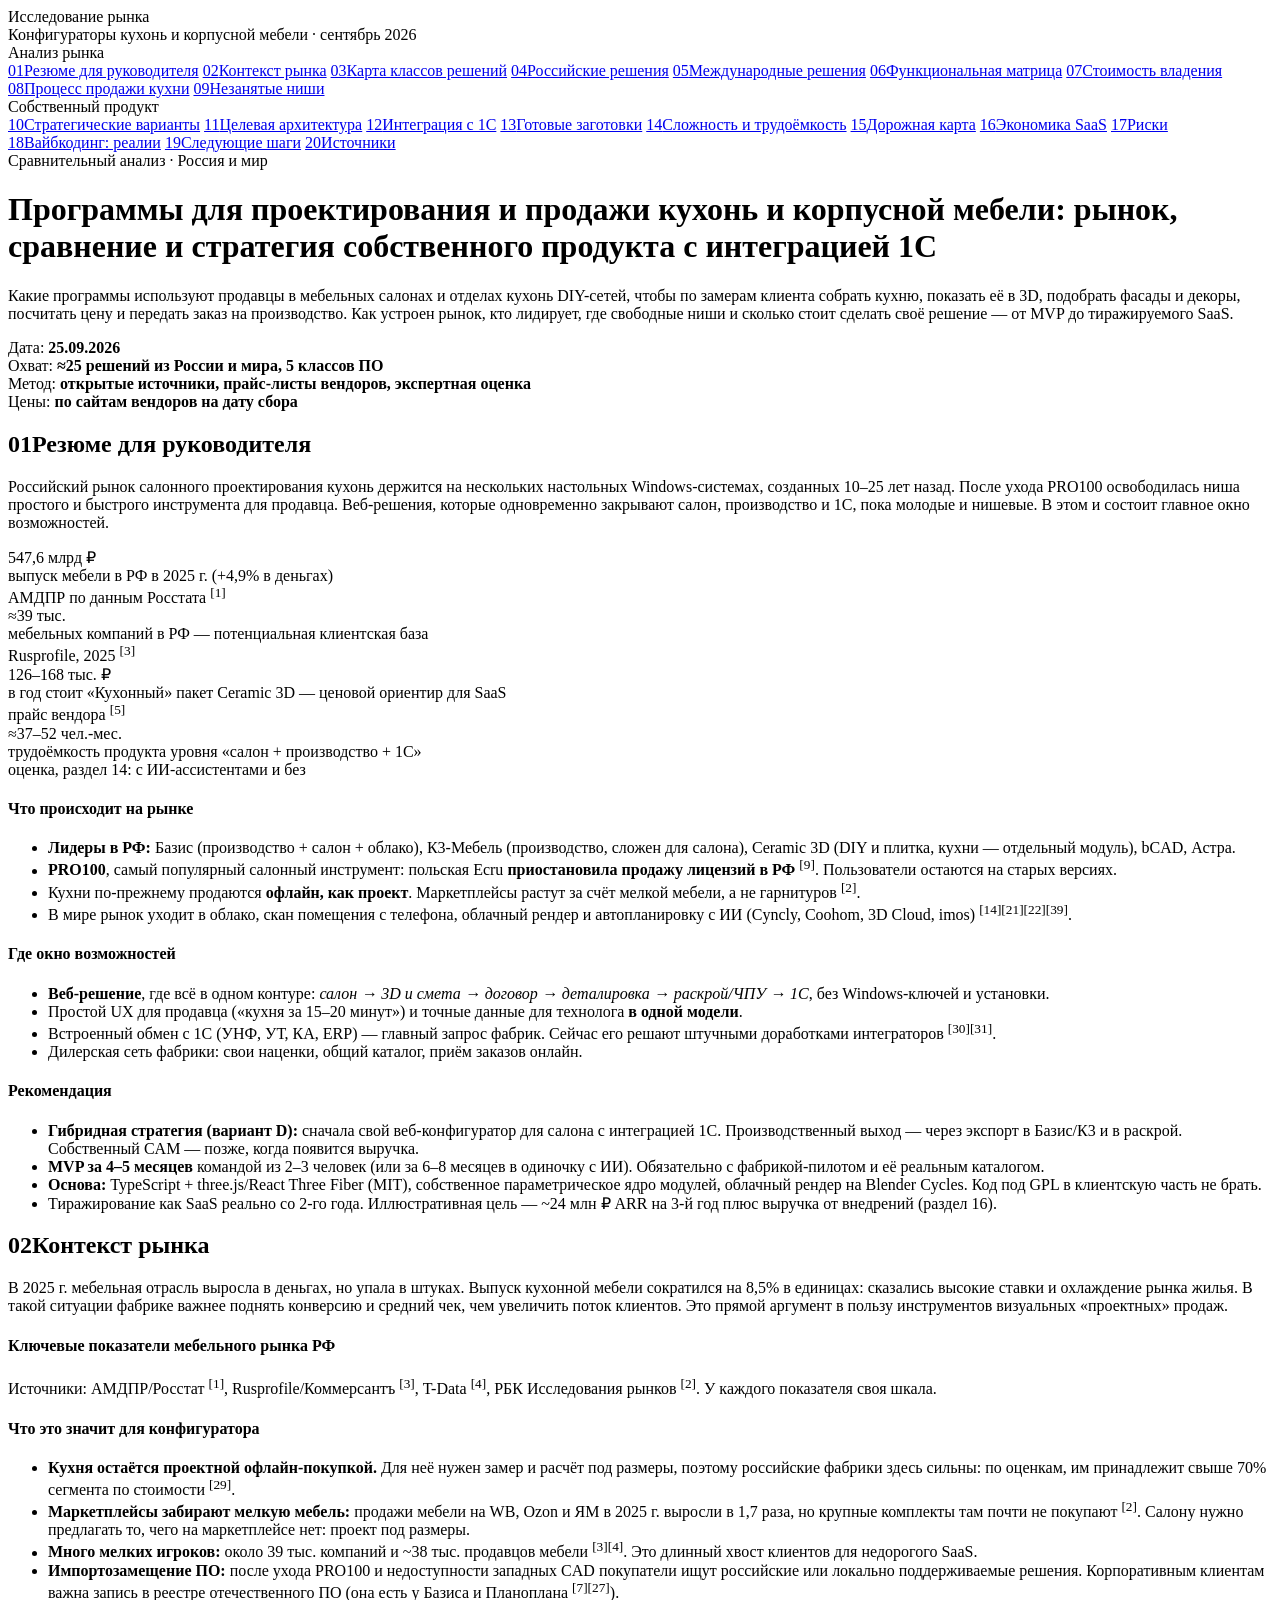
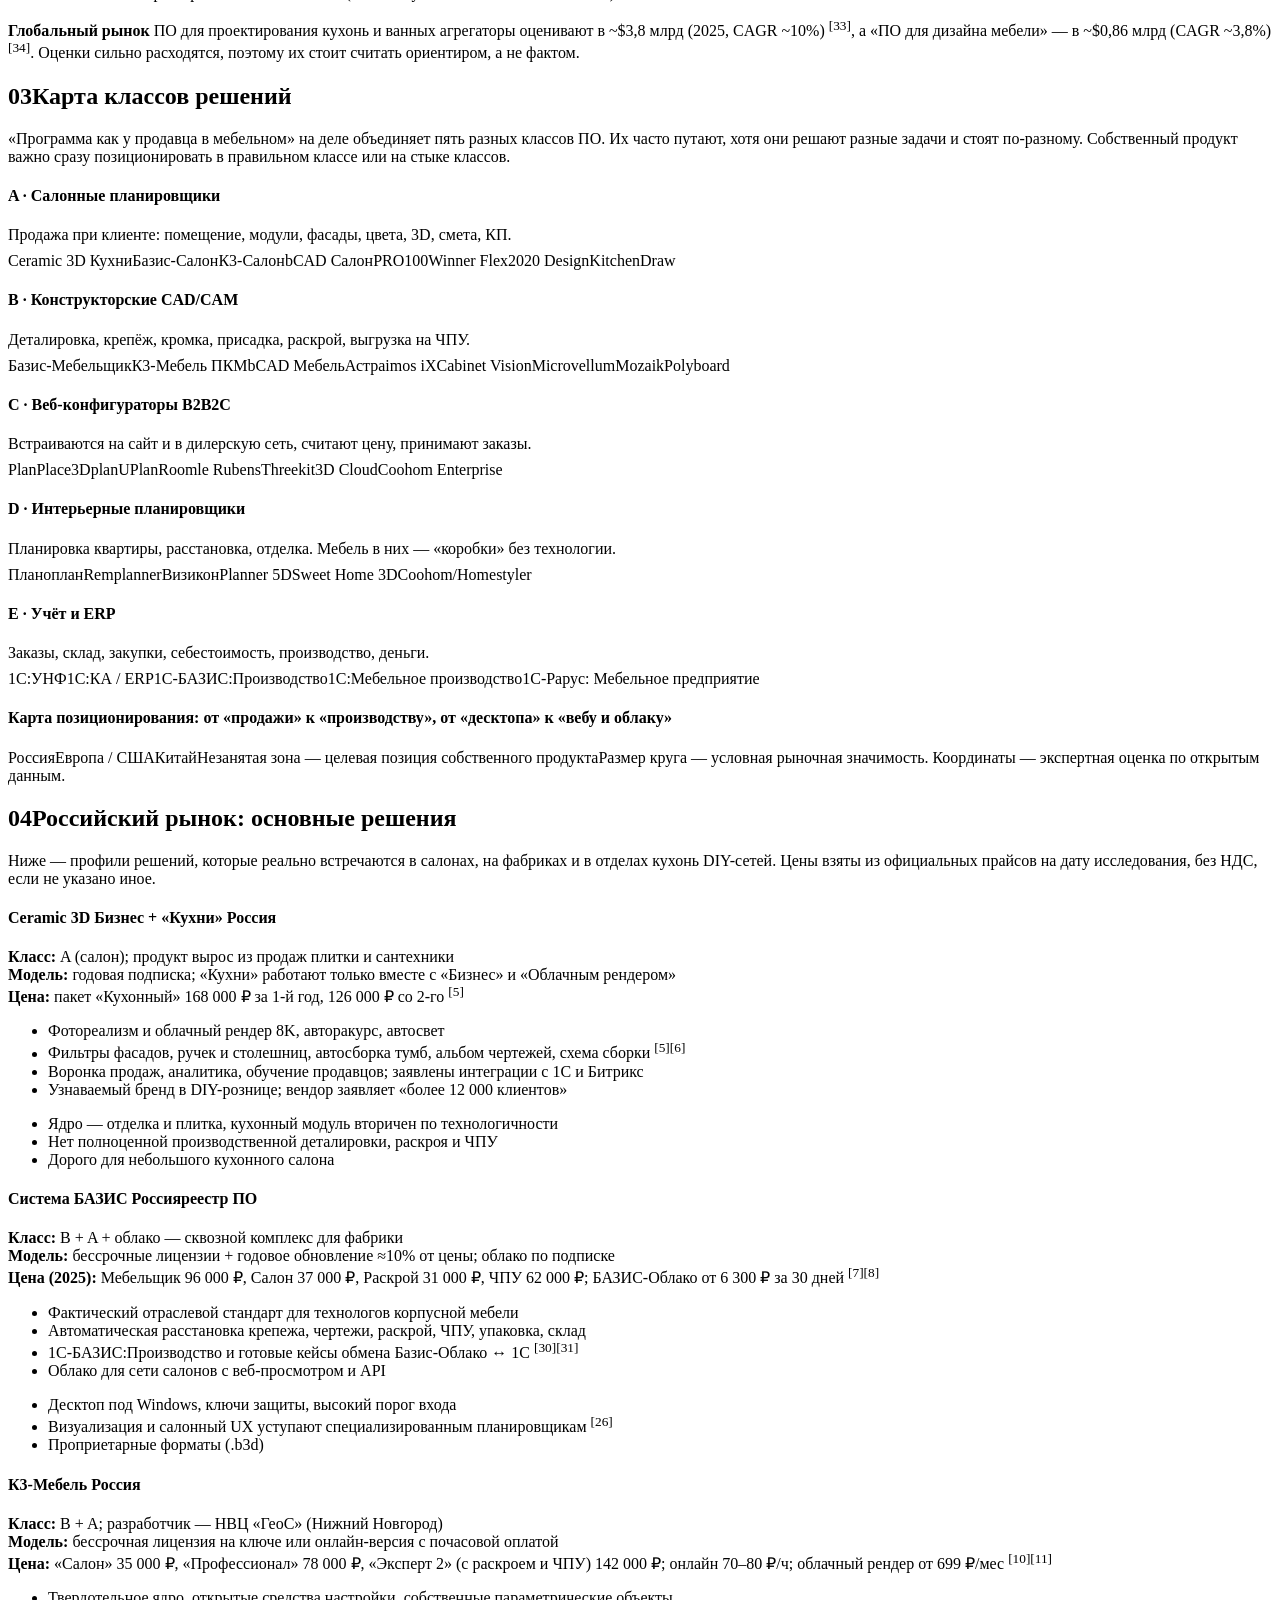
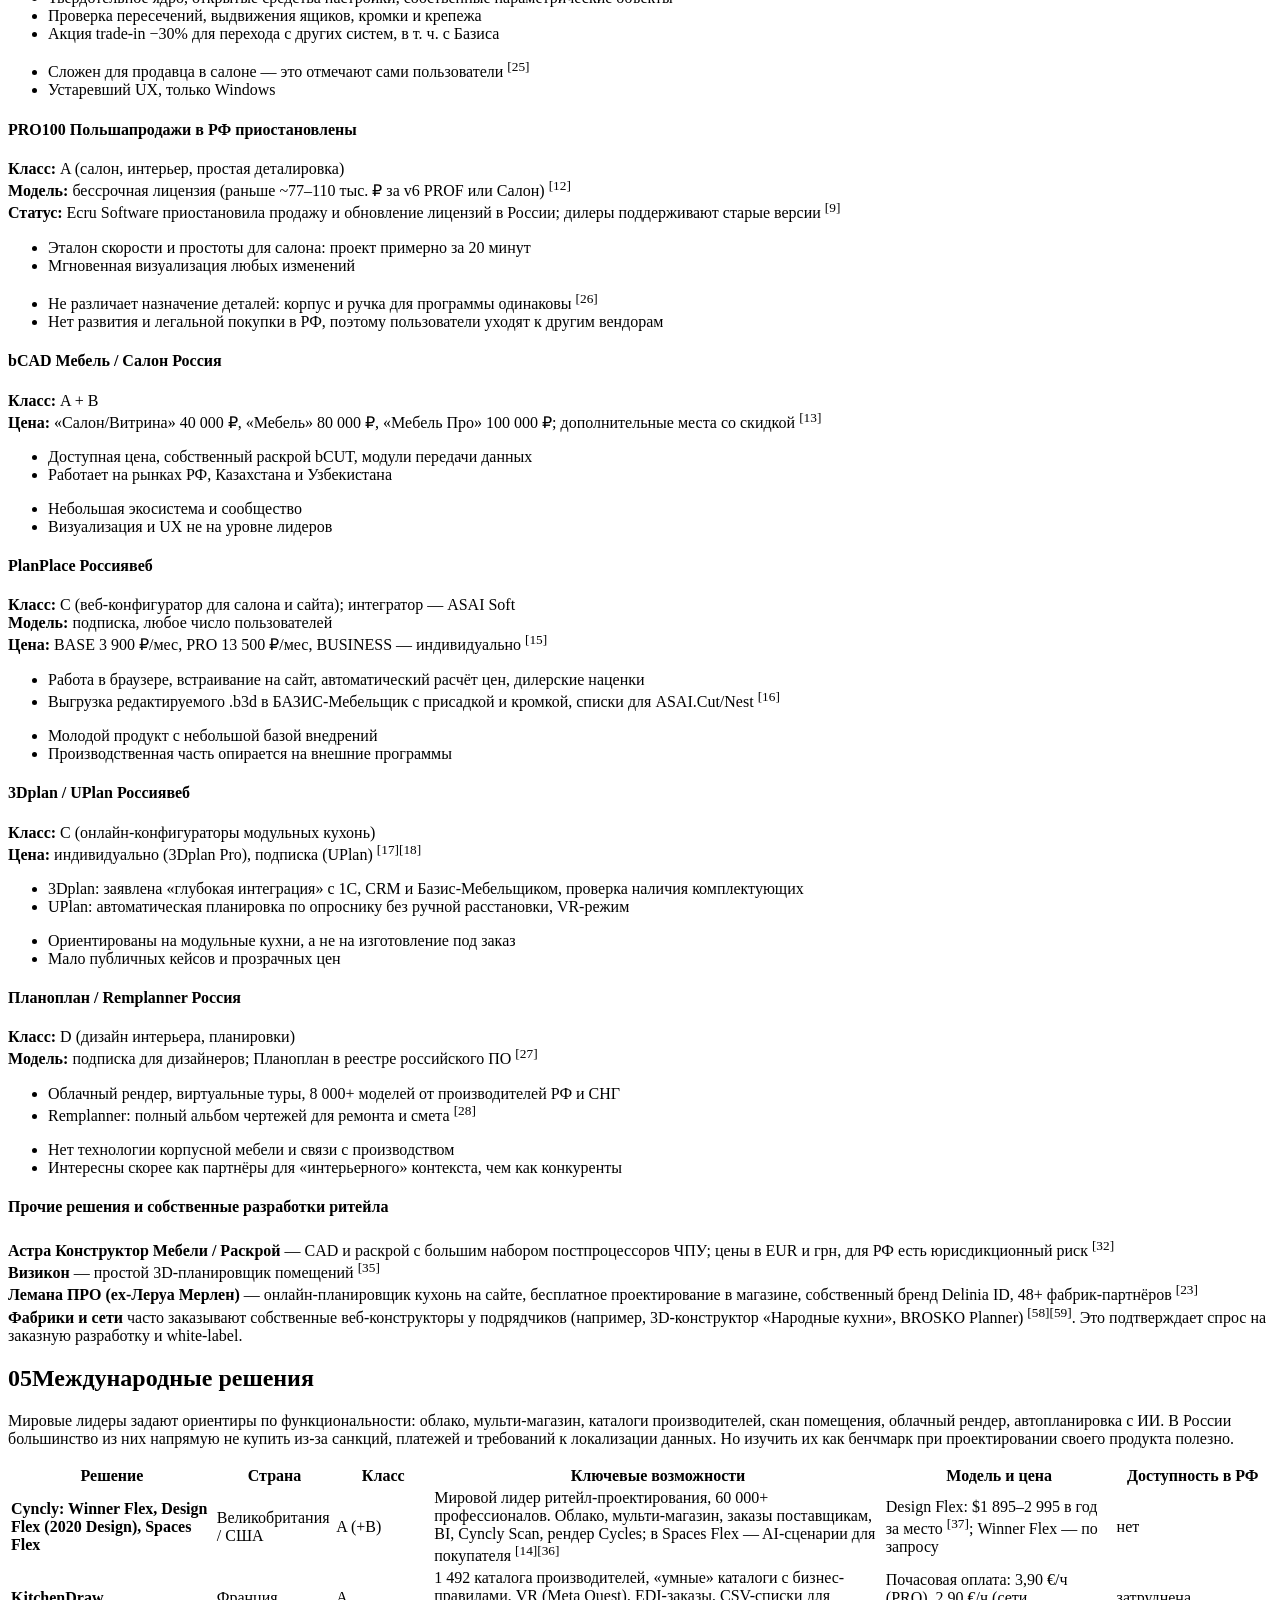
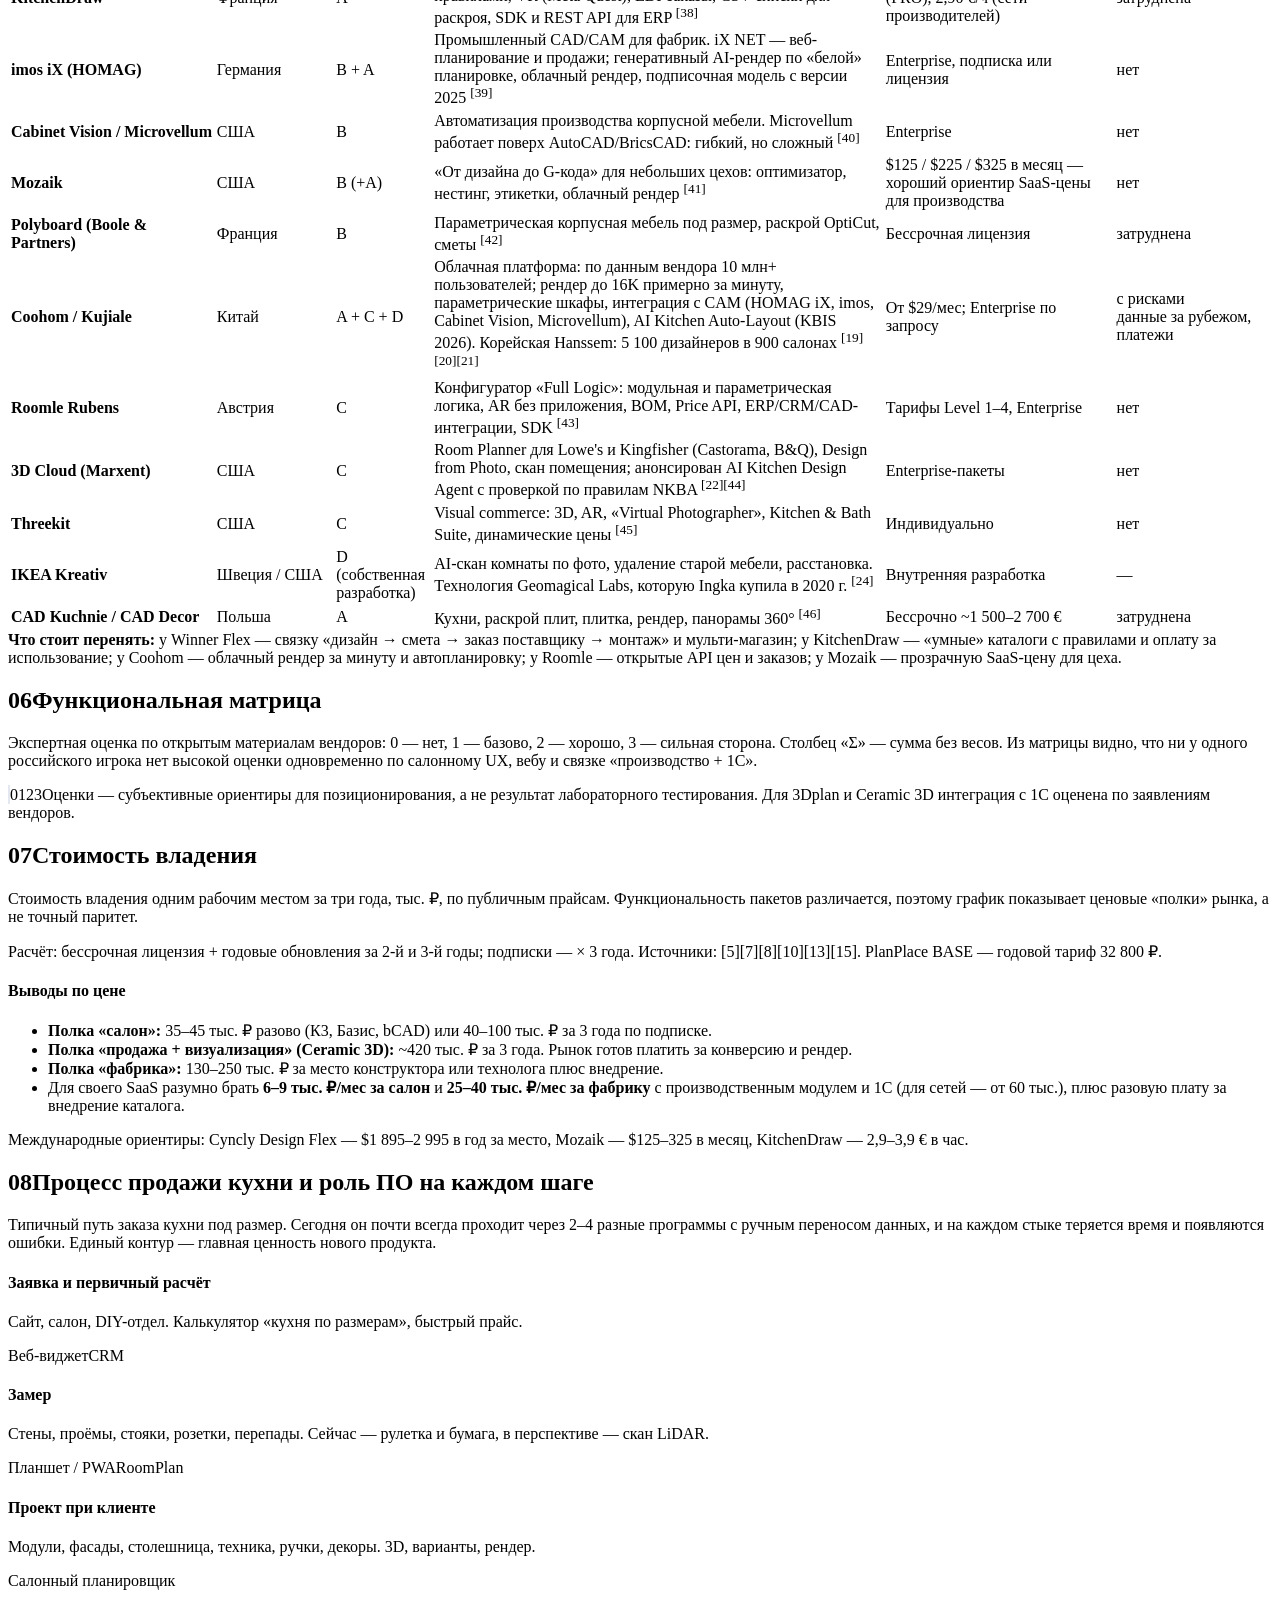
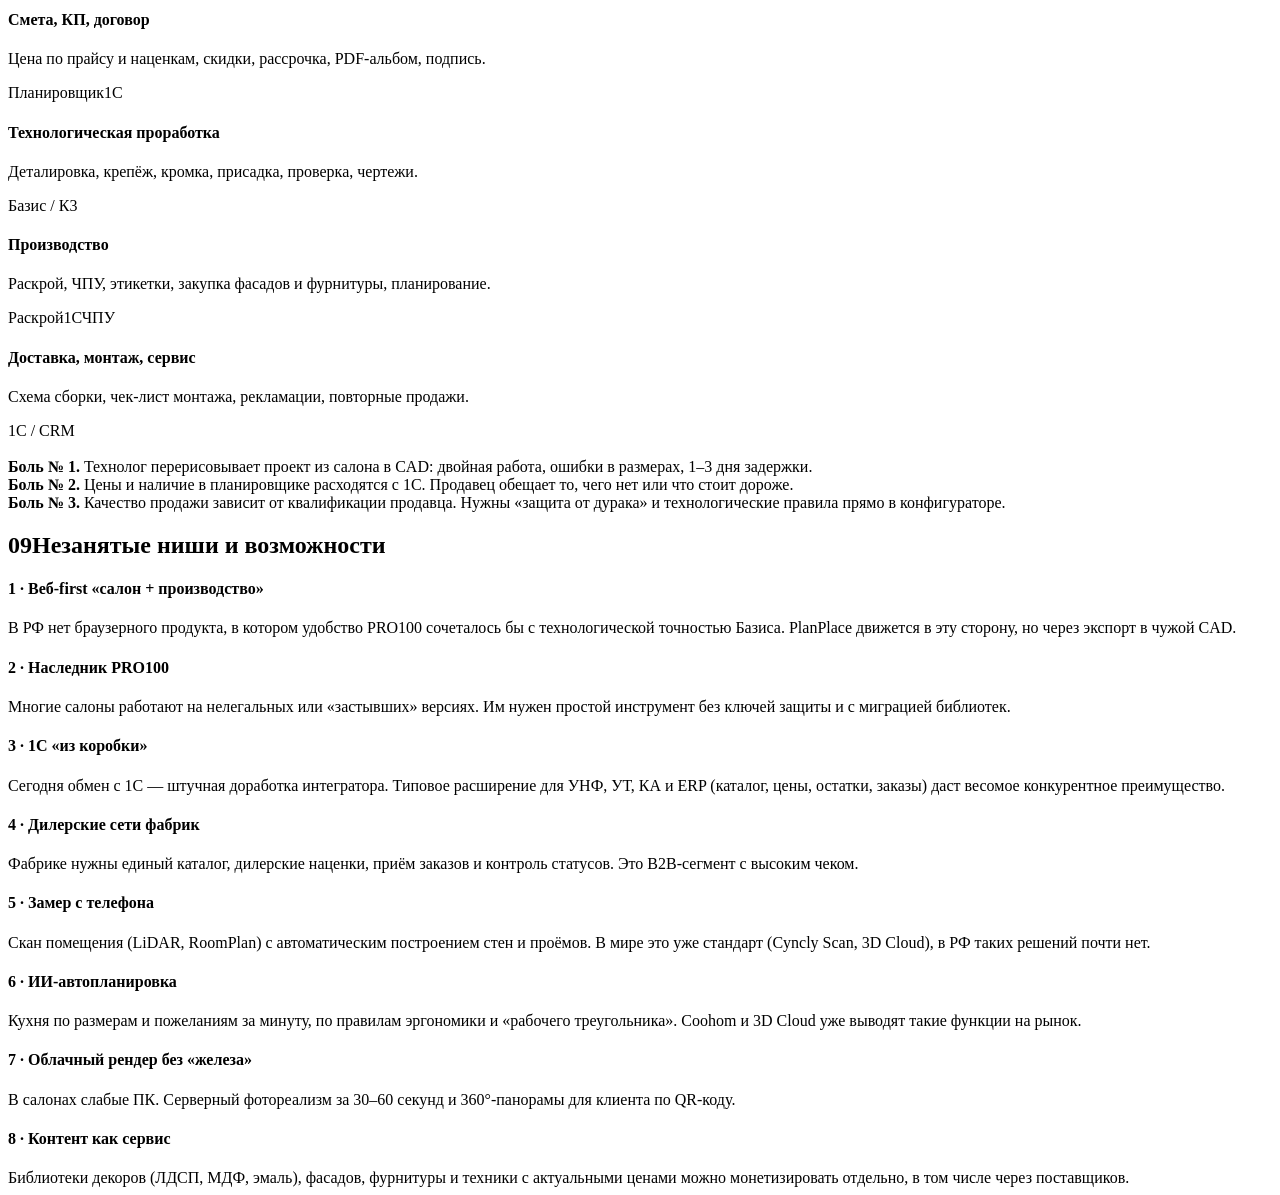
<file: report/parts/body.html>
<!DOCTYPE html>
<html lang="ru">
<head>
<meta charset="utf-8">
<meta name="viewport" content="width=device-width, initial-scale=1">
<title>Конфигураторы кухонь и корпусной мебели: рынок, сравнение, стратегия собственного продукта</title>
<style>
/*STYLE*/
</style>
</head>
<body>
<div class="layout">
<nav class="toc" id="toc">
  <div class="brand">Исследование рынка</div>
  <div class="sub">Конфигураторы кухонь и корпусной мебели · сентябрь 2026</div>
  <div class="grp">Анализ рынка</div>
  <a href="#summary"><span>01</span>Резюме для руководителя</a>
  <a href="#market"><span>02</span>Контекст рынка</a>
  <a href="#landscape"><span>03</span>Карта классов решений</a>
  <a href="#russia"><span>04</span>Российские решения</a>
  <a href="#intl"><span>05</span>Международные решения</a>
  <a href="#matrix"><span>06</span>Функциональная матрица</a>
  <a href="#prices"><span>07</span>Стоимость владения</a>
  <a href="#journey"><span>08</span>Процесс продажи кухни</a>
  <a href="#gaps"><span>09</span>Незанятые ниши</a>
  <div class="grp">Собственный продукт</div>
  <a href="#options"><span>10</span>Стратегические варианты</a>
  <a href="#arch"><span>11</span>Целевая архитектура</a>
  <a href="#onec"><span>12</span>Интеграция с 1С</a>
  <a href="#oss"><span>13</span>Готовые заготовки</a>
  <a href="#effort"><span>14</span>Сложность и трудоёмкость</a>
  <a href="#roadmap"><span>15</span>Дорожная карта</a>
  <a href="#economics"><span>16</span>Экономика SaaS</a>
  <a href="#risks"><span>17</span>Риски</a>
  <a href="#vibe"><span>18</span>Вайбкодинг: реалии</a>
  <a href="#next"><span>19</span>Следующие шаги</a>
  <a href="#sources"><span>20</span>Источники</a>
</nav>

<main>
<header class="hero">
  <div class="kicker">Сравнительный анализ · Россия и мир</div>
  <h1>Программы для проектирования и продажи кухонь и корпусной мебели: рынок, сравнение и стратегия собственного продукта с интеграцией 1С</h1>
  <p>Какие программы используют продавцы в мебельных салонах и отделах кухонь DIY-сетей, чтобы по замерам клиента собрать кухню, показать её в 3D, подобрать фасады и декоры, посчитать цену и передать заказ на производство. Как устроен рынок, кто лидирует, где свободные ниши и сколько стоит сделать своё решение — от MVP до тиражируемого SaaS.</p>
  <div class="meta">
    <div>Дата: <b>25.09.2026</b></div>
    <div>Охват: <b>≈25 решений из России и мира, 5 классов ПО</b></div>
    <div>Метод: <b>открытые источники, прайс-листы вендоров, экспертная оценка</b></div>
    <div>Цены: <b>по сайтам вендоров на дату сбора</b></div>
  </div>
</header>

<section id="summary">
  <h2><span class="n">01</span>Резюме для руководителя</h2>
  <p class="lead">Российский рынок салонного проектирования кухонь держится на нескольких настольных Windows-системах, созданных 10–25 лет назад. После ухода PRO100 освободилась ниша простого и быстрого инструмента для продавца. Веб-решения, которые одновременно закрывают салон, производство и 1С, пока молодые и нишевые. В этом и состоит главное окно возможностей.</p>
  <div class="grid g4">
    <div class="card kpi acc"><div class="v">547,6 млрд ₽</div><div class="l">выпуск мебели в РФ в 2025 г. (+4,9% в деньгах)</div><div class="s">АМДПР по данным Росстата <sup class="c">[1]</sup></div></div>
    <div class="card kpi or"><div class="v">≈39 тыс.</div><div class="l">мебельных компаний в РФ — потенциальная клиентская база</div><div class="s">Rusprofile, 2025 <sup class="c">[3]</sup></div></div>
    <div class="card kpi bl"><div class="v">126–168 тыс. ₽</div><div class="l">в год стоит «Кухонный» пакет Ceramic 3D — ценовой ориентир для SaaS</div><div class="s">прайс вендора <sup class="c">[5]</sup></div></div>
    <div class="card kpi vi"><div class="v">≈37–52 чел.-мес.</div><div class="l">трудоёмкость продукта уровня «салон + производство + 1С»</div><div class="s">оценка, раздел 14: с ИИ-ассистентами и без</div></div>
  </div>
  <div class="grid g3" style="margin-top:18px">
    <div class="card">
      <h4>Что происходит на рынке</h4>
      <ul class="tight">
        <li><b>Лидеры в РФ:</b> Базис (производство + салон + облако), К3-Мебель (производство, сложен для салона), Ceramic 3D (DIY и плитка, кухни — отдельный модуль), bCAD, Астра.</li>
        <li><b>PRO100</b>, самый популярный салонный инструмент: польская Ecru <b>приостановила продажу лицензий в РФ</b> <sup class="c">[9]</sup>. Пользователи остаются на старых версиях.</li>
        <li>Кухни по-прежнему продаются <b>офлайн, как проект</b>. Маркетплейсы растут за счёт мелкой мебели, а не гарнитуров <sup class="c">[2]</sup>.</li>
        <li>В мире рынок уходит в облако, скан помещения с телефона, облачный рендер и автопланировку с ИИ (Cyncly, Coohom, 3D Cloud, imos) <sup class="c">[14][21][22][39]</sup>.</li>
      </ul>
    </div>
    <div class="card">
      <h4>Где окно возможностей</h4>
      <ul class="tight">
        <li><b>Веб-решение</b>, где всё в одном контуре: <i>салон → 3D и смета → договор → деталировка → раскрой/ЧПУ → 1С</i>, без Windows-ключей и установки.</li>
        <li>Простой UX для продавца («кухня за 15–20 минут») и точные данные для технолога <b>в одной модели</b>.</li>
        <li>Встроенный обмен с 1С (УНФ, УТ, КА, ERP) — главный запрос фабрик. Сейчас его решают штучными доработками интеграторов <sup class="c">[30][31]</sup>.</li>
        <li>Дилерская сеть фабрики: свои наценки, общий каталог, приём заказов онлайн.</li>
      </ul>
    </div>
    <div class="card">
      <h4>Рекомендация</h4>
      <ul class="tight">
        <li><b>Гибридная стратегия (вариант D):</b> сначала свой веб-конфигуратор для салона с интеграцией 1С. Производственный выход — через экспорт в Базис/К3 и в раскрой. Собственный CAM — позже, когда появится выручка.</li>
        <li><b>MVP за 4–5 месяцев</b> командой из 2–3 человек (или за 6–8 месяцев в одиночку с ИИ). Обязательно с фабрикой-пилотом и её реальным каталогом.</li>
        <li><b>Основа:</b> TypeScript + three.js/React Three Fiber (MIT), собственное параметрическое ядро модулей, облачный рендер на Blender Cycles. Код под GPL в клиентскую часть не брать.</li>
        <li>Тиражирование как SaaS реально со 2-го года. Иллюстративная цель — ~24 млн ₽ ARR на 3-й год плюс выручка от внедрений (раздел 16).</li>
      </ul>
    </div>
  </div>
</section>

<section id="market">
  <h2><span class="n">02</span>Контекст рынка</h2>
  <p class="lead">В 2025 г. мебельная отрасль выросла в деньгах, но упала в штуках. Выпуск кухонной мебели сократился на 8,5% в единицах: сказались высокие ставки и охлаждение рынка жилья. В такой ситуации фабрике важнее поднять конверсию и средний чек, чем увеличить поток клиентов. Это прямой аргумент в пользу инструментов визуальных «проектных» продаж.</p>
  <div class="grid g-64">
    <div class="card">
      <h4>Ключевые показатели мебельного рынка РФ</h4>
      <div id="mktChart"></div>
      <div class="tag-src">Источники: АМДПР/Росстат <sup class="c">[1]</sup>, Rusprofile/Коммерсантъ <sup class="c">[3]</sup>, T-Data <sup class="c">[4]</sup>, РБК Исследования рынков <sup class="c">[2]</sup>. У каждого показателя своя шкала.</div>
    </div>
    <div class="card">
      <h4>Что это значит для конфигуратора</h4>
      <ul class="tight">
        <li><b>Кухня остаётся проектной офлайн-покупкой.</b> Для неё нужен замер и расчёт под размеры, поэтому российские фабрики здесь сильны: по оценкам, им принадлежит свыше 70% сегмента по стоимости <sup class="c">[29]</sup>.</li>
        <li><b>Маркетплейсы забирают мелкую мебель:</b> продажи мебели на WB, Ozon и ЯМ в 2025 г. выросли в 1,7 раза, но крупные комплекты там почти не покупают <sup class="c">[2]</sup>. Салону нужно предлагать то, чего на маркетплейсе нет: проект под размеры.</li>
        <li><b>Много мелких игроков:</b> около 39 тыс. компаний и ~38 тыс. продавцов мебели <sup class="c">[3][4]</sup>. Это длинный хвост клиентов для недорогого SaaS.</li>
        <li><b>Импортозамещение ПО:</b> после ухода PRO100 и недоступности западных CAD покупатели ищут российские или локально поддерживаемые решения. Корпоративным клиентам важна запись в реестре отечественного ПО (она есть у Базиса и Планоплана <sup class="c">[7][27]</sup>).</li>
      </ul>
      <div class="callout warn" style="margin-bottom:0"><b>Глобальный рынок</b> ПО для проектирования кухонь и ванных агрегаторы оценивают в ~$3,8 млрд (2025, CAGR ~10%) <sup class="c">[33]</sup>, а «ПО для дизайна мебели» — в ~$0,86 млрд (CAGR ~3,8%) <sup class="c">[34]</sup>. Оценки сильно расходятся, поэтому их стоит считать ориентиром, а не фактом.</div>
    </div>
  </div>
</section>

<section id="landscape">
  <h2><span class="n">03</span>Карта классов решений</h2>
  <p class="lead">«Программа как у продавца в мебельном» на деле объединяет пять разных классов ПО. Их часто путают, хотя они решают разные задачи и стоят по-разному. Собственный продукт важно сразу позиционировать в правильном классе или на стыке классов.</p>
  <div class="grid g5">
    <div class="card"><h4>A · Салонные планировщики</h4><p class="small" style="margin:0 0 8px">Продажа при клиенте: помещение, модули, фасады, цвета, 3D, смета, КП.</p><span class="pill ru">Ceramic 3D Кухни</span><span class="pill ru">Базис-Салон</span><span class="pill ru">К3-Салон</span><span class="pill ru">bCAD Салон</span><span class="pill in">PRO100</span><span class="pill in">Winner Flex</span><span class="pill in">2020 Design</span><span class="pill in">KitchenDraw</span></div>
    <div class="card"><h4>B · Конструкторские CAD/CAM</h4><p class="small" style="margin:0 0 8px">Деталировка, крепёж, кромка, присадка, раскрой, выгрузка на ЧПУ.</p><span class="pill ru">Базис-Мебельщик</span><span class="pill ru">К3-Мебель ПКМ</span><span class="pill ru">bCAD Мебель</span><span class="pill ru">Астра</span><span class="pill in">imos iX</span><span class="pill in">Cabinet Vision</span><span class="pill in">Microvellum</span><span class="pill in">Mozaik</span><span class="pill in">Polyboard</span></div>
    <div class="card"><h4>C · Веб-конфигураторы B2B2C</h4><p class="small" style="margin:0 0 8px">Встраиваются на сайт и в дилерскую сеть, считают цену, принимают заказы.</p><span class="pill ru">PlanPlace</span><span class="pill ru">3Dplan</span><span class="pill ru">UPlan</span><span class="pill in">Roomle Rubens</span><span class="pill in">Threekit</span><span class="pill in">3D Cloud</span><span class="pill cn">Coohom Enterprise</span></div>
    <div class="card"><h4>D · Интерьерные планировщики</h4><p class="small" style="margin:0 0 8px">Планировка квартиры, расстановка, отделка. Мебель в них — «коробки» без технологии.</p><span class="pill ru">Планоплан</span><span class="pill ru">Remplanner</span><span class="pill ru">Визикон</span><span class="pill in">Planner 5D</span><span class="pill in">Sweet Home 3D</span><span class="pill cn">Coohom/Homestyler</span></div>
    <div class="card"><h4>E · Учёт и ERP</h4><p class="small" style="margin:0 0 8px">Заказы, склад, закупки, себестоимость, производство, деньги.</p><span class="pill ru">1С:УНФ</span><span class="pill ru">1С:КА / ERP</span><span class="pill ru">1С-БАЗИС:Производство</span><span class="pill ru">1С:Мебельное производство</span><span class="pill ru">1С-Рарус: Мебельное предприятие</span></div>
  </div>
  <div class="card" style="margin-top:18px">
    <h4>Карта позиционирования: от «продажи» к «производству», от «десктопа» к «вебу и облаку»</h4>
    <div id="posMap"></div>
    <div class="legend"><span><i style="background:var(--ru)"></i>Россия</span><span><i style="background:var(--intl)"></i>Европа / США</span><span><i style="background:var(--cn)"></i>Китай</span><span><i style="background:none;border:2px dashed var(--accent2)"></i>Незанятая зона — целевая позиция собственного продукта</span><span class="small">Размер круга — условная рыночная значимость. Координаты — экспертная оценка по открытым данным.</span></div>
  </div>
</section>

<section id="russia">
  <h2><span class="n">04</span>Российский рынок: основные решения</h2>
  <p class="lead">Ниже — профили решений, которые реально встречаются в салонах, на фабриках и в отделах кухонь DIY-сетей. Цены взяты из официальных прайсов на дату исследования, без НДС, если не указано иное.</p>
  <div class="grid g3">
    <div class="card prod">
      <h4>Ceramic 3D Бизнес + «Кухни» <span class="pill ru">Россия</span></h4>
      <div class="row"><b>Класс:</b> A (салон); продукт вырос из продаж плитки и сантехники</div>
      <div class="row"><b>Модель:</b> годовая подписка; «Кухни» работают только вместе с «Бизнес» и «Облачным рендером»</div>
      <div class="row"><b>Цена:</b> пакет «Кухонный» 168 000 ₽ за 1-й год, 126 000 ₽ со 2-го <sup class="c">[5]</sup></div>
      <ul class="pros"><li>Фотореализм и облачный рендер 8K, авторакурс, автосвет</li><li>Фильтры фасадов, ручек и столешниц, автосборка тумб, альбом чертежей, схема сборки <sup class="c">[5][6]</sup></li><li>Воронка продаж, аналитика, обучение продавцов; заявлены интеграции с 1С и Битрикс</li><li>Узнаваемый бренд в DIY-рознице; вендор заявляет «более 12 000 клиентов»</li></ul>
      <ul class="cons"><li>Ядро — отделка и плитка, кухонный модуль вторичен по технологичности</li><li>Нет полноценной производственной деталировки, раскроя и ЧПУ</li><li>Дорого для небольшого кухонного салона</li></ul>
    </div>
    <div class="card prod">
      <h4>Система БАЗИС <span><span class="pill ru">Россия</span><span class="pill ok">реестр ПО</span></span></h4>
      <div class="row"><b>Класс:</b> B + A + облако — сквозной комплекс для фабрики</div>
      <div class="row"><b>Модель:</b> бессрочные лицензии + годовое обновление ≈10% от цены; облако по подписке</div>
      <div class="row"><b>Цена (2025):</b> Мебельщик 96 000 ₽, Салон 37 000 ₽, Раскрой 31 000 ₽, ЧПУ 62 000 ₽; БАЗИС-Облако от 6 300 ₽ за 30 дней <sup class="c">[7][8]</sup></div>
      <ul class="pros"><li>Фактический отраслевой стандарт для технологов корпусной мебели</li><li>Автоматическая расстановка крепежа, чертежи, раскрой, ЧПУ, упаковка, склад</li><li>1С-БАЗИС:Производство и готовые кейсы обмена Базис-Облако ↔ 1С <sup class="c">[30][31]</sup></li><li>Облако для сети салонов с веб-просмотром и API</li></ul>
      <ul class="cons"><li>Десктоп под Windows, ключи защиты, высокий порог входа</li><li>Визуализация и салонный UX уступают специализированным планировщикам <sup class="c">[26]</sup></li><li>Проприетарные форматы (.b3d)</li></ul>
    </div>
    <div class="card prod">
      <h4>К3-Мебель <span class="pill ru">Россия</span></h4>
      <div class="row"><b>Класс:</b> B + A; разработчик — НВЦ «ГеоС» (Нижний Новгород)</div>
      <div class="row"><b>Модель:</b> бессрочная лицензия на ключе или онлайн-версия с почасовой оплатой</div>
      <div class="row"><b>Цена:</b> «Салон» 35 000 ₽, «Профессионал» 78 000 ₽, «Эксперт 2» (с раскроем и ЧПУ) 142 000 ₽; онлайн 70–80 ₽/ч; облачный рендер от 699 ₽/мес <sup class="c">[10][11]</sup></div>
      <ul class="pros"><li>Твердотельное ядро, открытые средства настройки, собственные параметрические объекты</li><li>Проверка пересечений, выдвижения ящиков, кромки и крепежа</li><li>Акция trade-in −30% для перехода с других систем, в т. ч. с Базиса</li></ul>
      <ul class="cons"><li>Сложен для продавца в салоне — это отмечают сами пользователи <sup class="c">[25]</sup></li><li>Устаревший UX, только Windows</li></ul>
    </div>
    <div class="card prod">
      <h4>PRO100 <span><span class="pill in">Польша</span><span class="pill no">продажи в РФ приостановлены</span></span></h4>
      <div class="row"><b>Класс:</b> A (салон, интерьер, простая деталировка)</div>
      <div class="row"><b>Модель:</b> бессрочная лицензия (раньше ~77–110 тыс. ₽ за v6 PROF или Салон) <sup class="c">[12]</sup></div>
      <div class="row"><b>Статус:</b> Ecru Software приостановила продажу и обновление лицензий в России; дилеры поддерживают старые версии <sup class="c">[9]</sup></div>
      <ul class="pros"><li>Эталон скорости и простоты для салона: проект примерно за 20 минут</li><li>Мгновенная визуализация любых изменений</li></ul>
      <ul class="cons"><li>Не различает назначение деталей: корпус и ручка для программы одинаковы <sup class="c">[26]</sup></li><li>Нет развития и легальной покупки в РФ, поэтому пользователи уходят к другим вендорам</li></ul>
    </div>
    <div class="card prod">
      <h4>bCAD Мебель / Салон <span class="pill ru">Россия</span></h4>
      <div class="row"><b>Класс:</b> A + B</div>
      <div class="row"><b>Цена:</b> «Салон/Витрина» 40 000 ₽, «Мебель» 80 000 ₽, «Мебель Про» 100 000 ₽; дополнительные места со скидкой <sup class="c">[13]</sup></div>
      <ul class="pros"><li>Доступная цена, собственный раскрой bCUT, модули передачи данных</li><li>Работает на рынках РФ, Казахстана и Узбекистана</li></ul>
      <ul class="cons"><li>Небольшая экосистема и сообщество</li><li>Визуализация и UX не на уровне лидеров</li></ul>
    </div>
    <div class="card prod">
      <h4>PlanPlace <span><span class="pill ru">Россия</span><span class="pill ok">веб</span></span></h4>
      <div class="row"><b>Класс:</b> C (веб-конфигуратор для салона и сайта); интегратор — ASAI Soft</div>
      <div class="row"><b>Модель:</b> подписка, любое число пользователей</div>
      <div class="row"><b>Цена:</b> BASE 3 900 ₽/мес, PRO 13 500 ₽/мес, BUSINESS — индивидуально <sup class="c">[15]</sup></div>
      <ul class="pros"><li>Работа в браузере, встраивание на сайт, автоматический расчёт цен, дилерские наценки</li><li>Выгрузка редактируемого .b3d в БАЗИС-Мебельщик с присадкой и кромкой, списки для ASAI.Cut/Nest <sup class="c">[16]</sup></li></ul>
      <ul class="cons"><li>Молодой продукт с небольшой базой внедрений</li><li>Производственная часть опирается на внешние программы</li></ul>
    </div>
    <div class="card prod">
      <h4>3Dplan / UPlan <span><span class="pill ru">Россия</span><span class="pill ok">веб</span></span></h4>
      <div class="row"><b>Класс:</b> C (онлайн-конфигураторы модульных кухонь)</div>
      <div class="row"><b>Цена:</b> индивидуально (3Dplan Pro), подписка (UPlan) <sup class="c">[17][18]</sup></div>
      <ul class="pros"><li>3Dplan: заявлена «глубокая интеграция» с 1С, CRM и Базис-Мебельщиком, проверка наличия комплектующих</li><li>UPlan: автоматическая планировка по опроснику без ручной расстановки, VR-режим</li></ul>
      <ul class="cons"><li>Ориентированы на модульные кухни, а не на изготовление под заказ</li><li>Мало публичных кейсов и прозрачных цен</li></ul>
    </div>
    <div class="card prod">
      <h4>Планоплан / Remplanner <span class="pill ru">Россия</span></h4>
      <div class="row"><b>Класс:</b> D (дизайн интерьера, планировки)</div>
      <div class="row"><b>Модель:</b> подписка для дизайнеров; Планоплан в реестре российского ПО <sup class="c">[27]</sup></div>
      <ul class="pros"><li>Облачный рендер, виртуальные туры, 8 000+ моделей от производителей РФ и СНГ</li><li>Remplanner: полный альбом чертежей для ремонта и смета <sup class="c">[28]</sup></li></ul>
      <ul class="cons"><li>Нет технологии корпусной мебели и связи с производством</li><li>Интересны скорее как партнёры для «интерьерного» контекста, чем как конкуренты</li></ul>
    </div>
    <div class="card prod">
      <h4>Прочие решения и собственные разработки ритейла</h4>
      <div class="row"><b>Астра Конструктор Мебели / Раскрой</b> — CAD и раскрой с большим набором постпроцессоров ЧПУ; цены в EUR и грн, для РФ есть юрисдикционный риск <sup class="c">[32]</sup></div>
      <div class="row"><b>Визикон</b> — простой 3D-планировщик помещений <sup class="c">[35]</sup></div>
      <div class="row"><b>Лемана ПРО (ex-Леруа Мерлен)</b> — онлайн-планировщик кухонь на сайте, бесплатное проектирование в магазине, собственный бренд Delinia ID, 48+ фабрик-партнёров <sup class="c">[23]</sup></div>
      <div class="row"><b>Фабрики и сети</b> часто заказывают собственные веб-конструкторы у подрядчиков (например, 3D-конструктор «Народные кухни», BROSKO Planner) <sup class="c">[58][59]</sup>. Это подтверждает спрос на заказную разработку и white-label.</div>
    </div>
  </div>
</section>

<section id="intl">
  <h2><span class="n">05</span>Международные решения</h2>
  <p class="lead">Мировые лидеры задают ориентиры по функциональности: облако, мульти-магазин, каталоги производителей, скан помещения, облачный рендер, автопланировка с ИИ. В России большинство из них напрямую не купить из-за санкций, платежей и требований к локализации данных. Но изучить их как бенчмарк при проектировании своего продукта полезно.</p>
  <div class="tblwrap">
  <table>
    <thead><tr><th style="min-width:190px">Решение</th><th>Страна</th><th>Класс</th><th style="min-width:360px">Ключевые возможности</th><th style="min-width:210px">Модель и цена</th><th style="min-width:150px">Доступность в РФ</th></tr></thead>
    <tbody>
      <tr><td><b>Cyncly: Winner Flex, Design Flex (2020 Design), Spaces Flex</b></td><td>Великобритания / США</td><td>A (+B)</td><td>Мировой лидер ритейл-проектирования, 60 000+ профессионалов. Облако, мульти-магазин, заказы поставщикам, BI, Cyncly Scan, рендер Cycles; в Spaces Flex — AI-сценарии для покупателя <sup class="c">[14][36]</sup></td><td>Design Flex: $1 895–2 995 в год за место <sup class="c">[37]</sup>; Winner Flex — по запросу</td><td><span class="pill no">нет</span></td></tr>
      <tr><td><b>KitchenDraw</b></td><td>Франция</td><td>A</td><td>1 492 каталога производителей, «умные» каталоги с бизнес-правилами, VR (Meta Quest), EDI-заказы, CSV-списки для раскроя, SDK и REST API для ERP <sup class="c">[38]</sup></td><td>Почасовая оплата: 3,90 €/ч (PRO), 2,90 €/ч (сети производителей)</td><td><span class="pill wr">затруднена</span></td></tr>
      <tr><td><b>imos iX (HOMAG)</b></td><td>Германия</td><td>B + A</td><td>Промышленный CAD/CAM для фабрик. iX NET — веб-планирование и продажи; генеративный AI-рендер по «белой» планировке, облачный рендер, подписочная модель с версии 2025 <sup class="c">[39]</sup></td><td>Enterprise, подписка или лицензия</td><td><span class="pill no">нет</span></td></tr>
      <tr><td><b>Cabinet Vision / Microvellum</b></td><td>США</td><td>B</td><td>Автоматизация производства корпусной мебели. Microvellum работает поверх AutoCAD/BricsCAD: гибкий, но сложный <sup class="c">[40]</sup></td><td>Enterprise</td><td><span class="pill no">нет</span></td></tr>
      <tr><td><b>Mozaik</b></td><td>США</td><td>B (+A)</td><td>«От дизайна до G-кода» для небольших цехов: оптимизатор, нестинг, этикетки, облачный рендер <sup class="c">[41]</sup></td><td>$125 / $225 / $325 в месяц — хороший ориентир SaaS-цены для производства</td><td><span class="pill no">нет</span></td></tr>
      <tr><td><b>Polyboard (Boole &amp; Partners)</b></td><td>Франция</td><td>B</td><td>Параметрическая корпусная мебель под размер, раскрой OptiCut, сметы <sup class="c">[42]</sup></td><td>Бессрочная лицензия</td><td><span class="pill wr">затруднена</span></td></tr>
      <tr><td><b>Coohom / Kujiale</b></td><td>Китай</td><td>A + C + D</td><td>Облачная платформа: по данным вендора 10 млн+ пользователей; рендер до 16K примерно за минуту, параметрические шкафы, интеграция с CAM (HOMAG iX, imos, Cabinet Vision, Microvellum), AI Kitchen Auto-Layout (KBIS 2026). Корейская Hanssem: 5 100 дизайнеров в 900 салонах <sup class="c">[19][20][21]</sup></td><td>От $29/мес; Enterprise по запросу</td><td><span class="pill wr">с рисками</span><div class="small">данные за рубежом, платежи</div></td></tr>
      <tr><td><b>Roomle Rubens</b></td><td>Австрия</td><td>C</td><td>Конфигуратор «Full Logic»: модульная и параметрическая логика, AR без приложения, BOM, Price API, ERP/CRM/CAD-интеграции, SDK <sup class="c">[43]</sup></td><td>Тарифы Level 1–4, Enterprise</td><td><span class="pill no">нет</span></td></tr>
      <tr><td><b>3D Cloud (Marxent)</b></td><td>США</td><td>C</td><td>Room Planner для Lowe's и Kingfisher (Castorama, B&amp;Q), Design from Photo, скан помещения; анонсирован AI Kitchen Design Agent с проверкой по правилам NKBA <sup class="c">[22][44]</sup></td><td>Enterprise-пакеты</td><td><span class="pill no">нет</span></td></tr>
      <tr><td><b>Threekit</b></td><td>США</td><td>C</td><td>Visual commerce: 3D, AR, «Virtual Photographer», Kitchen &amp; Bath Suite, динамические цены <sup class="c">[45]</sup></td><td>Индивидуально</td><td><span class="pill no">нет</span></td></tr>
      <tr><td><b>IKEA Kreativ</b></td><td>Швеция / США</td><td>D (собственная разработка)</td><td>AI-скан комнаты по фото, удаление старой мебели, расстановка. Технология Geomagical Labs, которую Ingka купила в 2020 г. <sup class="c">[24]</sup></td><td>Внутренняя разработка</td><td>—</td></tr>
      <tr><td><b>CAD Kuchnie / CAD Decor</b></td><td>Польша</td><td>A</td><td>Кухни, раскрой плит, плитка, рендер, панорамы 360° <sup class="c">[46]</sup></td><td>Бессрочно ~1 500–2 700 €</td><td><span class="pill wr">затруднена</span></td></tr>
    </tbody>
  </table>
  </div>
  <div class="callout"><b>Что стоит перенять:</b> у Winner Flex — связку «дизайн → смета → заказ поставщику → монтаж» и мульти-магазин; у KitchenDraw — «умные» каталоги с правилами и оплату за использование; у Coohom — облачный рендер за минуту и автопланировку; у Roomle — открытые API цен и заказов; у Mozaik — прозрачную SaaS-цену для цеха.</div>
</section>

<section id="matrix">
  <h2><span class="n">06</span>Функциональная матрица</h2>
  <p class="lead">Экспертная оценка по открытым материалам вендоров: 0 — нет, 1 — базово, 2 — хорошо, 3 — сильная сторона. Столбец «Σ» — сумма без весов. Из матрицы видно, что ни у одного российского игрока нет высокой оценки одновременно по салонному UX, вебу и связке «производство + 1С».</p>
  <div class="tblwrap heat"><table id="heat"></table></div>
  <div class="legend"><span><i style="background:#f3f5f9;border:1px solid #e3e8f0"></i>0</span><span><i style="background:#cdeeee"></i>1</span><span><i style="background:#7fd3d3"></i>2</span><span><i style="background:#0fa3a3"></i>3</span><span class="small">Оценки — субъективные ориентиры для позиционирования, а не результат лабораторного тестирования. Для 3Dplan и Ceramic 3D интеграция с 1С оценена по заявлениям вендоров.</span></div>
</section>

<section id="prices">
  <h2><span class="n">07</span>Стоимость владения</h2>
  <p class="lead">Стоимость владения одним рабочим местом за три года, тыс. ₽, по публичным прайсам. Функциональность пакетов различается, поэтому график показывает ценовые «полки» рынка, а не точный паритет.</p>
  <div class="grid g-73">
    <div class="card"><div id="tcoChart"></div><div class="tag-src">Расчёт: бессрочная лицензия + годовые обновления за 2-й и 3-й годы; подписки — × 3 года. Источники: [5][7][8][10][13][15]. PlanPlace BASE — годовой тариф 32 800 ₽.</div></div>
    <div class="card">
      <h4>Выводы по цене</h4>
      <ul class="tight">
        <li><b>Полка «салон»:</b> 35–45 тыс. ₽ разово (К3, Базис, bCAD) или 40–100 тыс. ₽ за 3 года по подписке.</li>
        <li><b>Полка «продажа + визуализация» (Ceramic 3D):</b> ~420 тыс. ₽ за 3 года. Рынок готов платить за конверсию и рендер.</li>
        <li><b>Полка «фабрика»:</b> 130–250 тыс. ₽ за место конструктора или технолога плюс внедрение.</li>
        <li>Для своего SaaS разумно брать <b>6–9 тыс. ₽/мес за салон</b> и <b>25–40 тыс. ₽/мес за фабрику</b> с производственным модулем и 1С (для сетей — от 60 тыс.), плюс разовую плату за внедрение каталога.</li>
      </ul>
      <div class="callout warn" style="margin-bottom:0">Международные ориентиры: Cyncly Design Flex — $1 895–2 995 в год за место, Mozaik — $125–325 в месяц, KitchenDraw — 2,9–3,9 € в час.</div>
    </div>
  </div>
</section>

<section id="journey">
  <h2><span class="n">08</span>Процесс продажи кухни и роль ПО на каждом шаге</h2>
  <p class="lead">Типичный путь заказа кухни под размер. Сегодня он почти всегда проходит через 2–4 разные программы с ручным переносом данных, и на каждом стыке теряется время и появляются ошибки. Единый контур — главная ценность нового продукта.</p>
  <div class="flow">
    <div class="st"><h4>Заявка и первичный расчёт</h4><p>Сайт, салон, DIY-отдел. Калькулятор «кухня по размерам», быстрый прайс.</p><div class="tools"><span class="pill">Веб-виджет</span><span class="pill">CRM</span></div></div>
    <div class="st"><h4>Замер</h4><p>Стены, проёмы, стояки, розетки, перепады. Сейчас — рулетка и бумага, в перспективе — скан LiDAR.</p><div class="tools"><span class="pill">Планшет / PWA</span><span class="pill">RoomPlan</span></div></div>
    <div class="st"><h4>Проект при клиенте</h4><p>Модули, фасады, столешница, техника, ручки, декоры. 3D, варианты, рендер.</p><div class="tools"><span class="pill">Салонный планировщик</span></div></div>
    <div class="st"><h4>Смета, КП, договор</h4><p>Цена по прайсу и наценкам, скидки, рассрочка, PDF-альбом, подпись.</p><div class="tools"><span class="pill">Планировщик</span><span class="pill">1С</span></div></div>
    <div class="st"><h4>Технологическая проработка</h4><p>Деталировка, крепёж, кромка, присадка, проверка, чертежи.</p><div class="tools"><span class="pill">Базис / К3</span></div></div>
    <div class="st"><h4>Производство</h4><p>Раскрой, ЧПУ, этикетки, закупка фасадов и фурнитуры, планирование.</p><div class="tools"><span class="pill">Раскрой</span><span class="pill">1С</span><span class="pill">ЧПУ</span></div></div>
    <div class="st"><h4>Доставка, монтаж, сервис</h4><p>Схема сборки, чек-лист монтажа, рекламации, повторные продажи.</p><div class="tools"><span class="pill">1С / CRM</span></div></div>
  </div>
  <div class="grid g3" style="margin-top:18px">
    <div class="callout red" style="margin:0"><b>Боль № 1.</b> Технолог перерисовывает проект из салона в CAD: двойная работа, ошибки в размерах, 1–3 дня задержки.</div>
    <div class="callout warn" style="margin:0"><b>Боль № 2.</b> Цены и наличие в планировщике расходятся с 1С. Продавец обещает то, чего нет или что стоит дороже.</div>
    <div class="callout" style="margin:0"><b>Боль № 3.</b> Качество продажи зависит от квалификации продавца. Нужны «защита от дурака» и технологические правила прямо в конфигураторе.</div>
  </div>
</section>

<section id="gaps">
  <h2><span class="n">09</span>Незанятые ниши и возможности</h2>
  <div class="grid g4">
    <div class="card"><h4>1 · Веб-first «салон + производство»</h4><p class="small" style="margin:0">В РФ нет браузерного продукта, в котором удобство PRO100 сочеталось бы с технологической точностью Базиса. PlanPlace движется в эту сторону, но через экспорт в чужой CAD.</p></div>
    <div class="card"><h4>2 · Наследник PRO100</h4><p class="small" style="margin:0">Многие салоны работают на нелегальных или «застывших» версиях. Им нужен простой инструмент без ключей защиты и с миграцией библиотек.</p></div>
    <div class="card"><h4>3 · 1С «из коробки»</h4><p class="small" style="margin:0">Сегодня обмен с 1С — штучная доработка интегратора. Типовое расширение для УНФ, УТ, КА и ERP (каталог, цены, остатки, заказы) даст весомое конкурентное преимущество.</p></div>
    <div class="card"><h4>4 · Дилерские сети фабрик</h4><p class="small" style="margin:0">Фабрике нужны единый каталог, дилерские наценки, приём заказов и контроль статусов. Это B2B-сегмент с высоким чеком.</p></div>
    <div class="card"><h4>5 · Замер с телефона</h4><p class="small" style="margin:0">Скан помещения (LiDAR, RoomPlan) с автоматическим построением стен и проёмов. В мире это уже стандарт (Cyncly Scan, 3D Cloud), в РФ таких решений почти нет.</p></div>
    <div class="card"><h4>6 · ИИ-автопланировка</h4><p class="small" style="margin:0">Кухня по размерам и пожеланиям за минуту, по правилам эргономики и «рабочего треугольника». Coohom и 3D Cloud уже выводят такие функции на рынок.</p></div>
    <div class="card"><h4>7 · Облачный рендер без «железа»</h4><p class="small" style="margin:0">В салонах слабые ПК. Серверный фотореализм за 30–60 секунд и 360°-панорамы для клиента по QR-коду.</p></div>
    <div class="card"><h4>8 · Контент как сервис</h4><p class="small" style="margin:0">Библиотеки декоров (ЛДСП, МДФ, эмаль), фасадов, фурнитуры и техники с актуальными ценами можно монетизировать отдельно, в том числе через поставщиков.</p></div>
  </div>
</section>

<!--PART2-->
</file>
